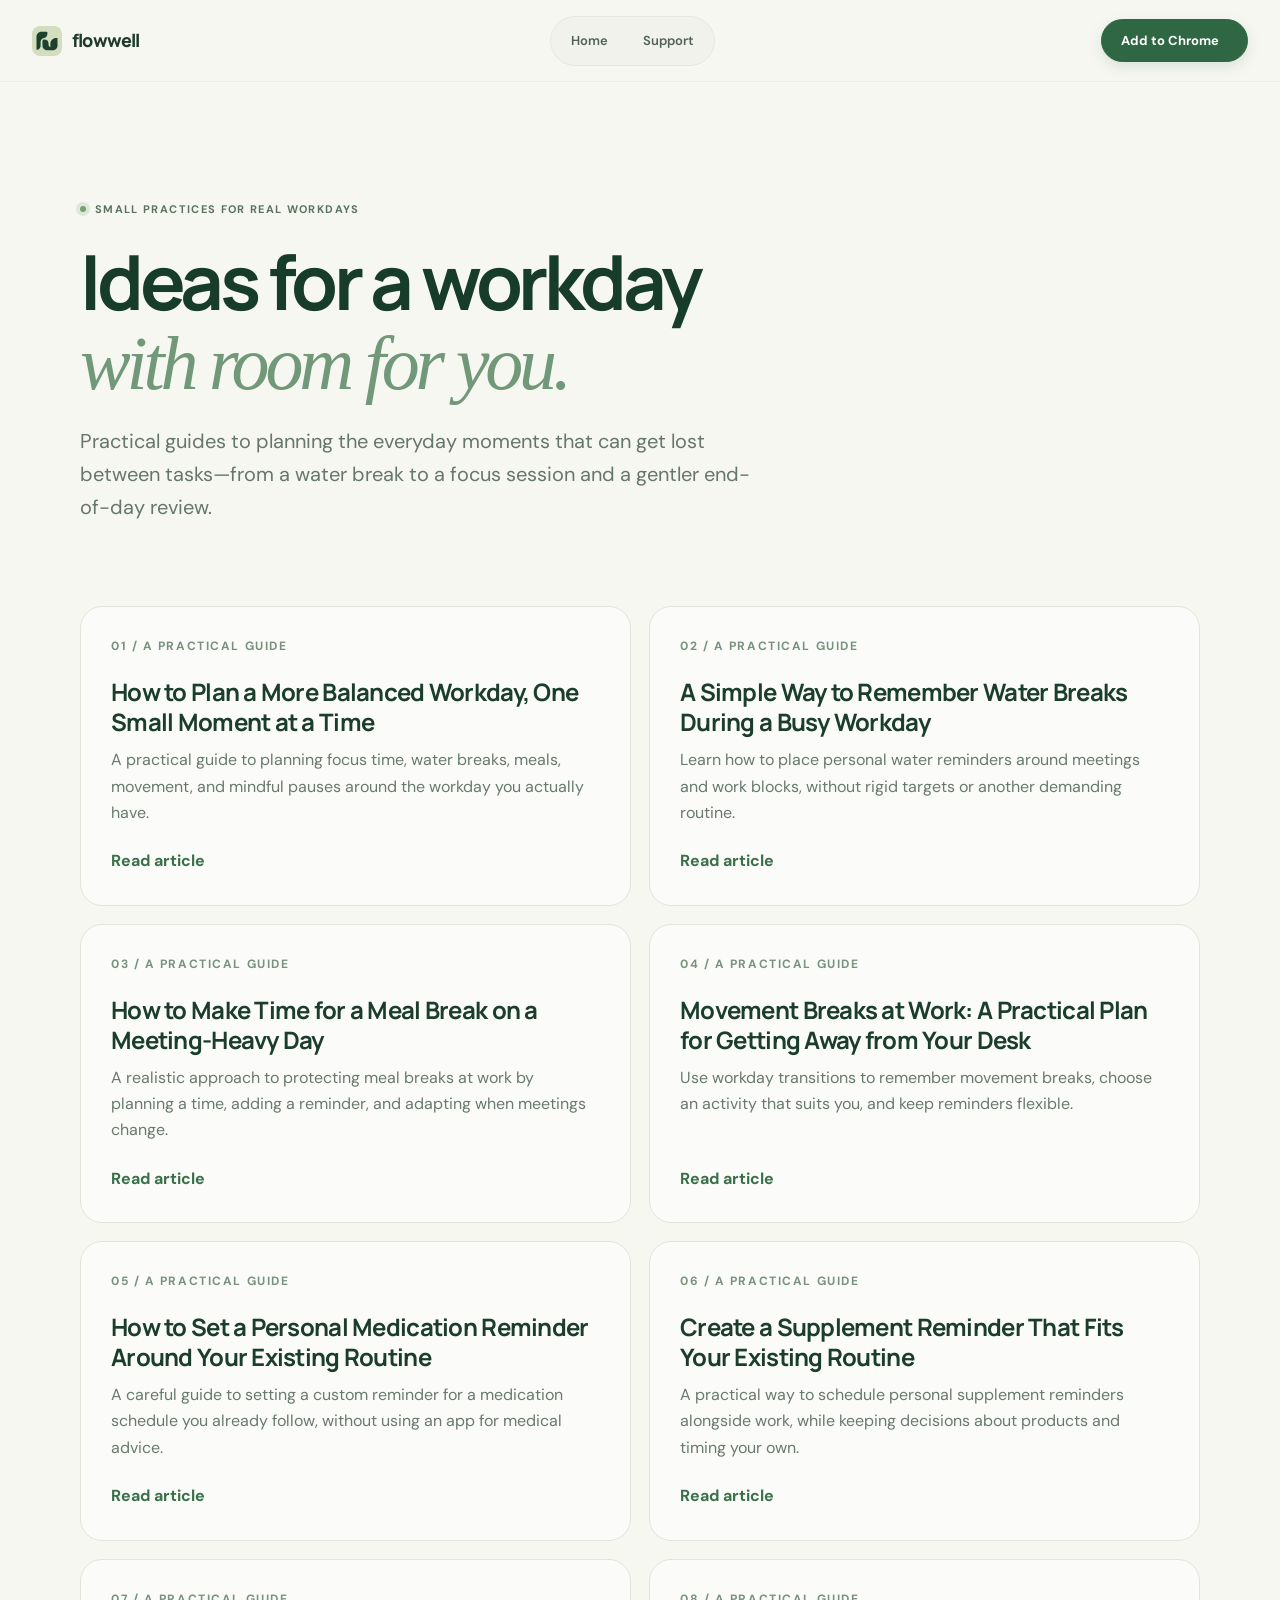
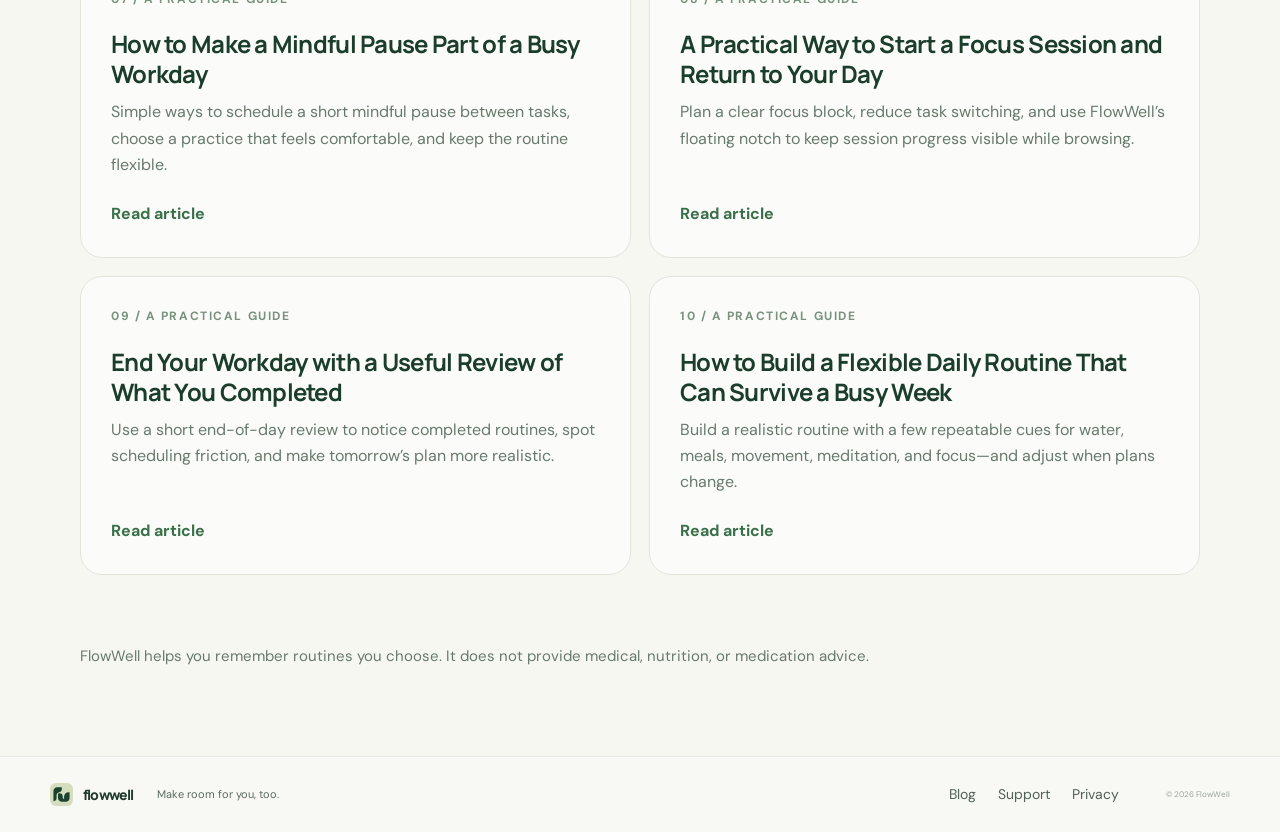
<file: blog/index.html>
<!doctype html><html lang="en"><head><meta charset="utf-8"><meta name="viewport" content="width=device-width,initial-scale=1"><meta name="theme-color" content="#f7f7f2"><meta name="description" content="Practical, realistic ideas for making room for hydration, meals, movement, mindful pauses, focus, and daily routines with FlowWell."><title>Well-being & workday guides — FlowWell</title><link rel="icon" type="image/svg+xml" href="/icon/flowwell.svg"><link rel="preconnect" href="https://fonts.googleapis.com"><link rel="preconnect" href="https://fonts.gstatic.com" crossorigin><link href="https://fonts.googleapis.com/css2?family=DM+Sans:wght@400;500;600;700&family=Manrope:wght@400;500;600;700;800&display=swap" rel="stylesheet"><link rel="stylesheet" href="/styles.css"></head><body class="subpage blog-page"><header class="site-header"><a class="brand" href="/" aria-label="FlowWell home"><img src="/icon/flowwell-friendly.svg" alt=""><span>flowwell</span></a><nav class="main-nav" aria-label="Main navigation"><a href="/">Home</a><a href="/support">Support</a></nav><a class="button button-small header-cta" href="https://chromewebstore.google.com/detail/flowwell/jfcfhemcnhclfepfifoajeejmgnkpngo" target="_blank" rel="noopener noreferrer">Add to Chrome <span aria-hidden="true">↗</span></a><button class="menu-toggle" aria-label="Open navigation" aria-expanded="false"><i></i><i></i></button></header><main class="blog-list-wrap"><section class="blog-list-hero"><span class="eyebrow"><i class="eyebrow-dot"></i> SMALL PRACTICES FOR REAL WORKDAYS</span><h1>Ideas for a workday<br><em>with room for you.</em></h1><p>Practical guides to planning the everyday moments that can get lost between tasks—from a water break to a focus session and a gentler end-of-day review.</p></section><section class="blog-grid" aria-label="FlowWell practical guides"><a class="blog-card" href="/blog/plan-a-balanced-workday/"><span class="blog-card-index">01 / A PRACTICAL GUIDE</span><h2>How to Plan a More Balanced Workday, One Small Moment at a Time</h2><p>A practical guide to planning focus time, water breaks, meals, movement, and mindful pauses around the workday you actually have.</p><span class="blog-read">Read article <span aria-hidden="true">↗</span></span></a><a class="blog-card" href="/blog/hydration-reminders-workday/"><span class="blog-card-index">02 / A PRACTICAL GUIDE</span><h2>A Simple Way to Remember Water Breaks During a Busy Workday</h2><p>Learn how to place personal water reminders around meetings and work blocks, without rigid targets or another demanding routine.</p><span class="blog-read">Read article <span aria-hidden="true">↗</span></span></a><a class="blog-card" href="/blog/meal-breaks-at-work/"><span class="blog-card-index">03 / A PRACTICAL GUIDE</span><h2>How to Make Time for a Meal Break on a Meeting-Heavy Day</h2><p>A realistic approach to protecting meal breaks at work by planning a time, adding a reminder, and adapting when meetings change.</p><span class="blog-read">Read article <span aria-hidden="true">↗</span></span></a><a class="blog-card" href="/blog/movement-breaks-between-tasks/"><span class="blog-card-index">04 / A PRACTICAL GUIDE</span><h2>Movement Breaks at Work: A Practical Plan for Getting Away from Your Desk</h2><p>Use workday transitions to remember movement breaks, choose an activity that suits you, and keep reminders flexible.</p><span class="blog-read">Read article <span aria-hidden="true">↗</span></span></a><a class="blog-card" href="/blog/personal-medication-reminders/"><span class="blog-card-index">05 / A PRACTICAL GUIDE</span><h2>How to Set a Personal Medication Reminder Around Your Existing Routine</h2><p>A careful guide to setting a custom reminder for a medication schedule you already follow, without using an app for medical advice.</p><span class="blog-read">Read article <span aria-hidden="true">↗</span></span></a><a class="blog-card" href="/blog/supplement-reminder-routine/"><span class="blog-card-index">06 / A PRACTICAL GUIDE</span><h2>Create a Supplement Reminder That Fits Your Existing Routine</h2><p>A practical way to schedule personal supplement reminders alongside work, while keeping decisions about products and timing your own.</p><span class="blog-read">Read article <span aria-hidden="true">↗</span></span></a><a class="blog-card" href="/blog/mindful-pause-at-work/"><span class="blog-card-index">07 / A PRACTICAL GUIDE</span><h2>How to Make a Mindful Pause Part of a Busy Workday</h2><p>Simple ways to schedule a short mindful pause between tasks, choose a practice that feels comfortable, and keep the routine flexible.</p><span class="blog-read">Read article <span aria-hidden="true">↗</span></span></a><a class="blog-card" href="/blog/focus-session-workday/"><span class="blog-card-index">08 / A PRACTICAL GUIDE</span><h2>A Practical Way to Start a Focus Session and Return to Your Day</h2><p>Plan a clear focus block, reduce task switching, and use FlowWell’s floating notch to keep session progress visible while browsing.</p><span class="blog-read">Read article <span aria-hidden="true">↗</span></span></a><a class="blog-card" href="/blog/review-completed-moments/"><span class="blog-card-index">09 / A PRACTICAL GUIDE</span><h2>End Your Workday with a Useful Review of What You Completed</h2><p>Use a short end-of-day review to notice completed routines, spot scheduling friction, and make tomorrow’s plan more realistic.</p><span class="blog-read">Read article <span aria-hidden="true">↗</span></span></a><a class="blog-card" href="/blog/build-a-flexible-daily-routine/"><span class="blog-card-index">10 / A PRACTICAL GUIDE</span><h2>How to Build a Flexible Daily Routine That Can Survive a Busy Week</h2><p>Build a realistic routine with a few repeatable cues for water, meals, movement, meditation, and focus—and adjust when plans change.</p><span class="blog-read">Read article <span aria-hidden="true">↗</span></span></a></section><p class="blog-disclaimer">FlowWell helps you remember routines you choose. It does not provide medical, nutrition, or medication advice.</p></main><footer class="site-footer"><a class="brand footer-brand" href="/"><img src="/icon/flowwell-friendly.svg" alt=""><span>flowwell</span></a><span class="footer-note">Make room for you, too.</span><nav><a href="/blog/">Blog</a><a href="/support">Support</a><a href="/privacy">Privacy</a></nav><small>© 2026 FlowWell</small></footer><script src="/app.js" defer></script></body></html>
</file>
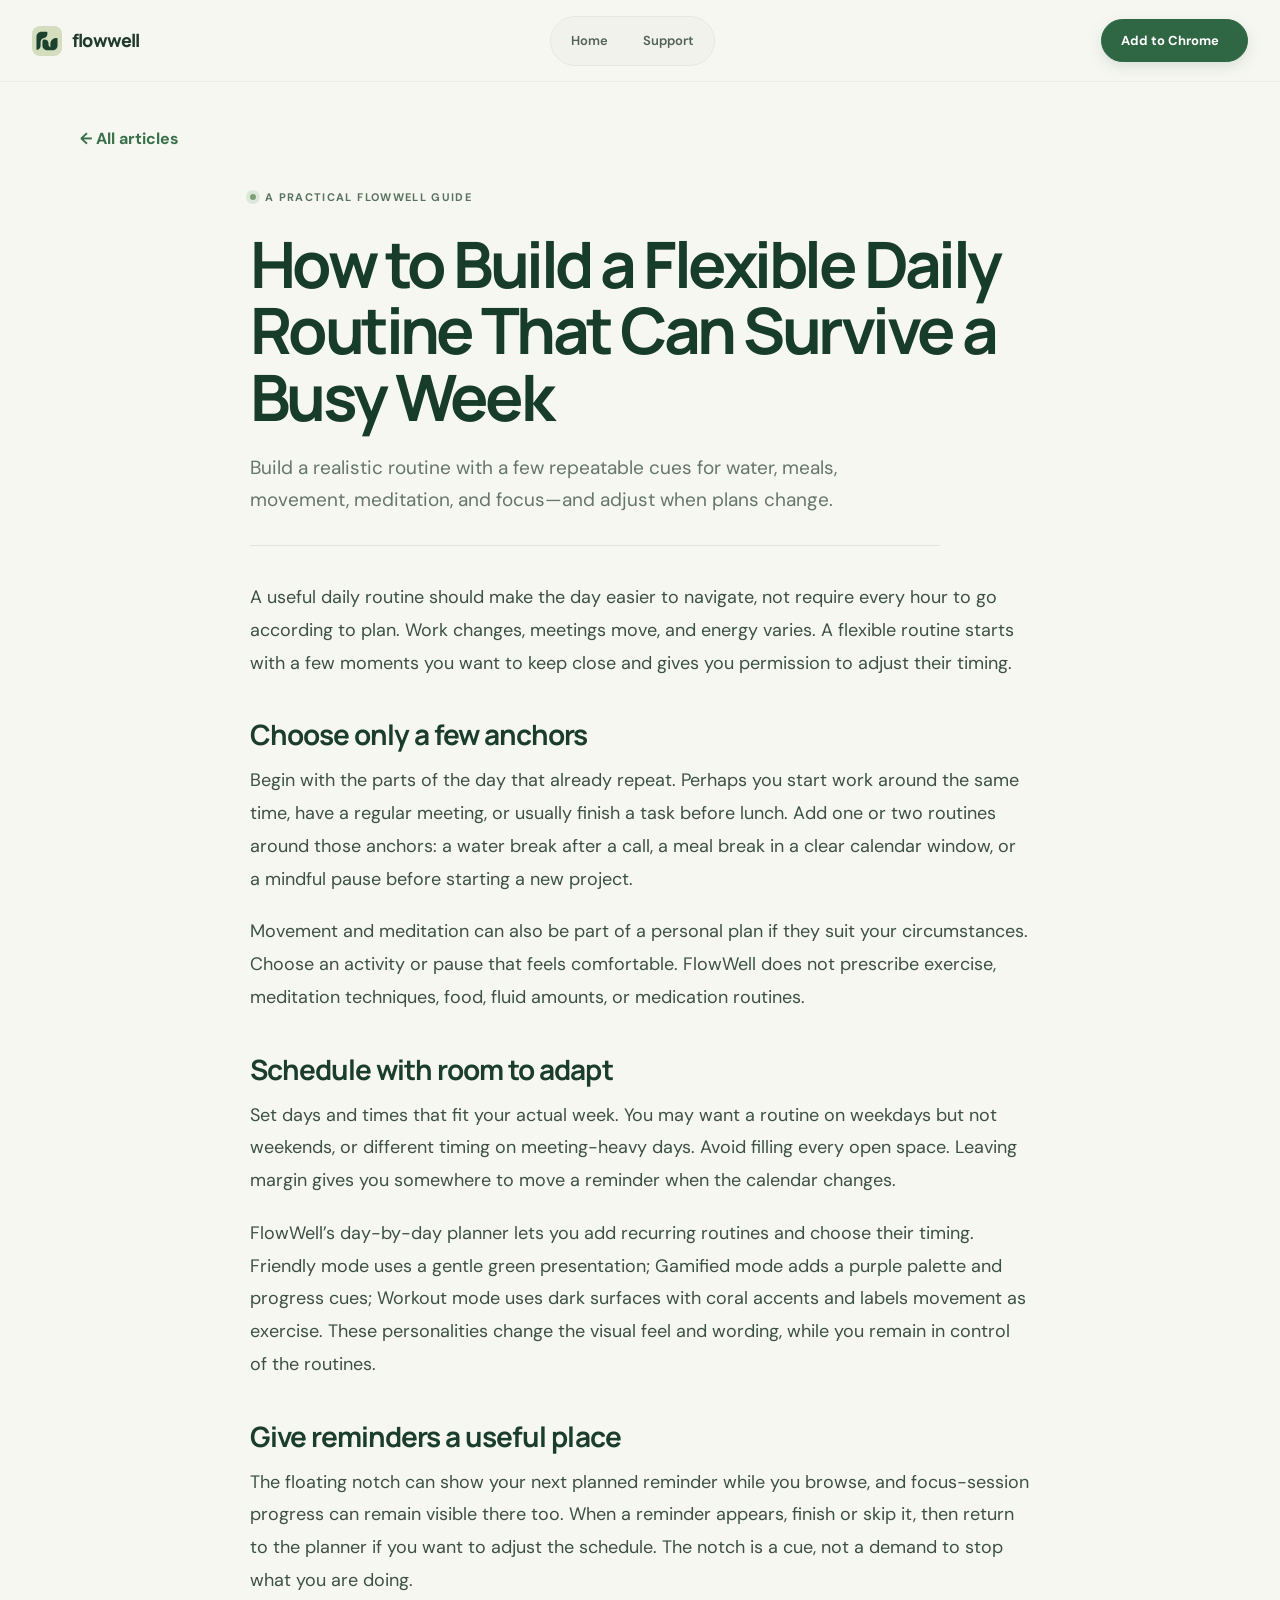
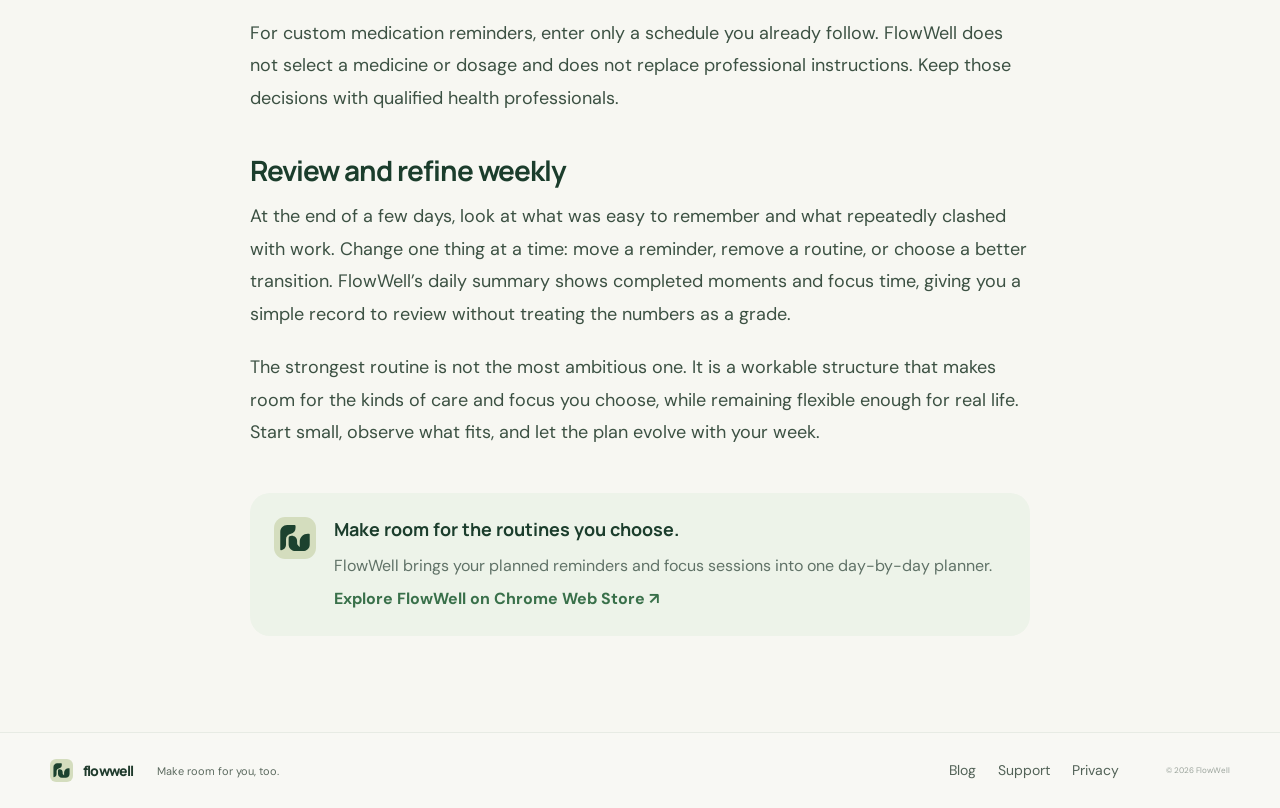
<file: blog/build-a-flexible-daily-routine/index.html>
<!doctype html><html lang="en"><head><meta charset="utf-8"><meta name="viewport" content="width=device-width,initial-scale=1"><meta name="theme-color" content="#f7f7f2"><meta name="description" content="Build a realistic routine with a few repeatable cues for water, meals, movement, meditation, and focus—and adjust when plans change."><title>How to Build a Flexible Daily Routine That Can Survive a Busy Week — FlowWell</title><link rel="icon" type="image/svg+xml" href="/icon/flowwell.svg"><link rel="preconnect" href="https://fonts.googleapis.com"><link rel="preconnect" href="https://fonts.gstatic.com" crossorigin><link href="https://fonts.googleapis.com/css2?family=DM+Sans:wght@400;500;600;700&family=Manrope:wght@400;500;600;700;800&display=swap" rel="stylesheet"><link rel="stylesheet" href="/styles.css"></head><body class="subpage blog-page"><header class="site-header"><a class="brand" href="/" aria-label="FlowWell home"><img src="/icon/flowwell-friendly.svg" alt=""><span>flowwell</span></a><nav class="main-nav" aria-label="Main navigation"><a href="/">Home</a><a href="/support">Support</a></nav><a class="button button-small header-cta" href="https://chromewebstore.google.com/detail/flowwell/jfcfhemcnhclfepfifoajeejmgnkpngo" target="_blank" rel="noopener noreferrer">Add to Chrome <span aria-hidden="true">↗</span></a><button class="menu-toggle" aria-label="Open navigation" aria-expanded="false"><i></i><i></i></button></header><main class="blog-article-wrap"><a class="blog-back" href="/blog/">← All articles</a><article class="blog-article"><span class="eyebrow"><i class="eyebrow-dot"></i> A PRACTICAL FLOWWELL GUIDE</span><h1>How to Build a Flexible Daily Routine That Can Survive a Busy Week</h1><p class="blog-intro">Build a realistic routine with a few repeatable cues for water, meals, movement, meditation, and focus—and adjust when plans change.</p><div class="blog-prose"><p>A useful daily routine should make the day easier to navigate, not require every hour to go according to plan. Work changes, meetings move, and energy varies. A flexible routine starts with a few moments you want to keep close and gives you permission to adjust their timing.</p>
<h2>Choose only a few anchors</h2>
<p>Begin with the parts of the day that already repeat. Perhaps you start work around the same time, have a regular meeting, or usually finish a task before lunch. Add one or two routines around those anchors: a water break after a call, a meal break in a clear calendar window, or a mindful pause before starting a new project.</p>
<p>Movement and meditation can also be part of a personal plan if they suit your circumstances. Choose an activity or pause that feels comfortable. FlowWell does not prescribe exercise, meditation techniques, food, fluid amounts, or medication routines.</p>
<h2>Schedule with room to adapt</h2>
<p>Set days and times that fit your actual week. You may want a routine on weekdays but not weekends, or different timing on meeting-heavy days. Avoid filling every open space. Leaving margin gives you somewhere to move a reminder when the calendar changes.</p>
<p>FlowWell’s day-by-day planner lets you add recurring routines and choose their timing. Friendly mode uses a gentle green presentation; Gamified mode adds a purple palette and progress cues; Workout mode uses dark surfaces with coral accents and labels movement as exercise. These personalities change the visual feel and wording, while you remain in control of the routines.</p>
<h2>Give reminders a useful place</h2>
<p>The floating notch can show your next planned reminder while you browse, and focus-session progress can remain visible there too. When a reminder appears, finish or skip it, then return to the planner if you want to adjust the schedule. The notch is a cue, not a demand to stop what you are doing.</p>
<p>For custom medication reminders, enter only a schedule you already follow. FlowWell does not select a medicine or dosage and does not replace professional instructions. Keep those decisions with qualified health professionals.</p>
<h2>Review and refine weekly</h2>
<p>At the end of a few days, look at what was easy to remember and what repeatedly clashed with work. Change one thing at a time: move a reminder, remove a routine, or choose a better transition. FlowWell’s daily summary shows completed moments and focus time, giving you a simple record to review without treating the numbers as a grade.</p>
<p>The strongest routine is not the most ambitious one. It is a workable structure that makes room for the kinds of care and focus you choose, while remaining flexible enough for real life. Start small, observe what fits, and let the plan evolve with your week.</p></div><aside class="blog-product-note"><img src="/icon/flowwell-friendly.svg" alt=""><div><b>Make room for the routines you choose.</b><p>FlowWell brings your planned reminders and focus sessions into one day-by-day planner.</p><a href="https://chromewebstore.google.com/detail/flowwell/jfcfhemcnhclfepfifoajeejmgnkpngo" target="_blank" rel="noopener noreferrer">Explore FlowWell on Chrome Web Store ↗</a></div></aside></article></main><footer class="site-footer"><a class="brand footer-brand" href="/"><img src="/icon/flowwell-friendly.svg" alt=""><span>flowwell</span></a><span class="footer-note">Make room for you, too.</span><nav><a href="/blog/">Blog</a><a href="/support">Support</a><a href="/privacy">Privacy</a></nav><small>© 2026 FlowWell</small></footer><script src="/app.js" defer></script></body></html>
</file>
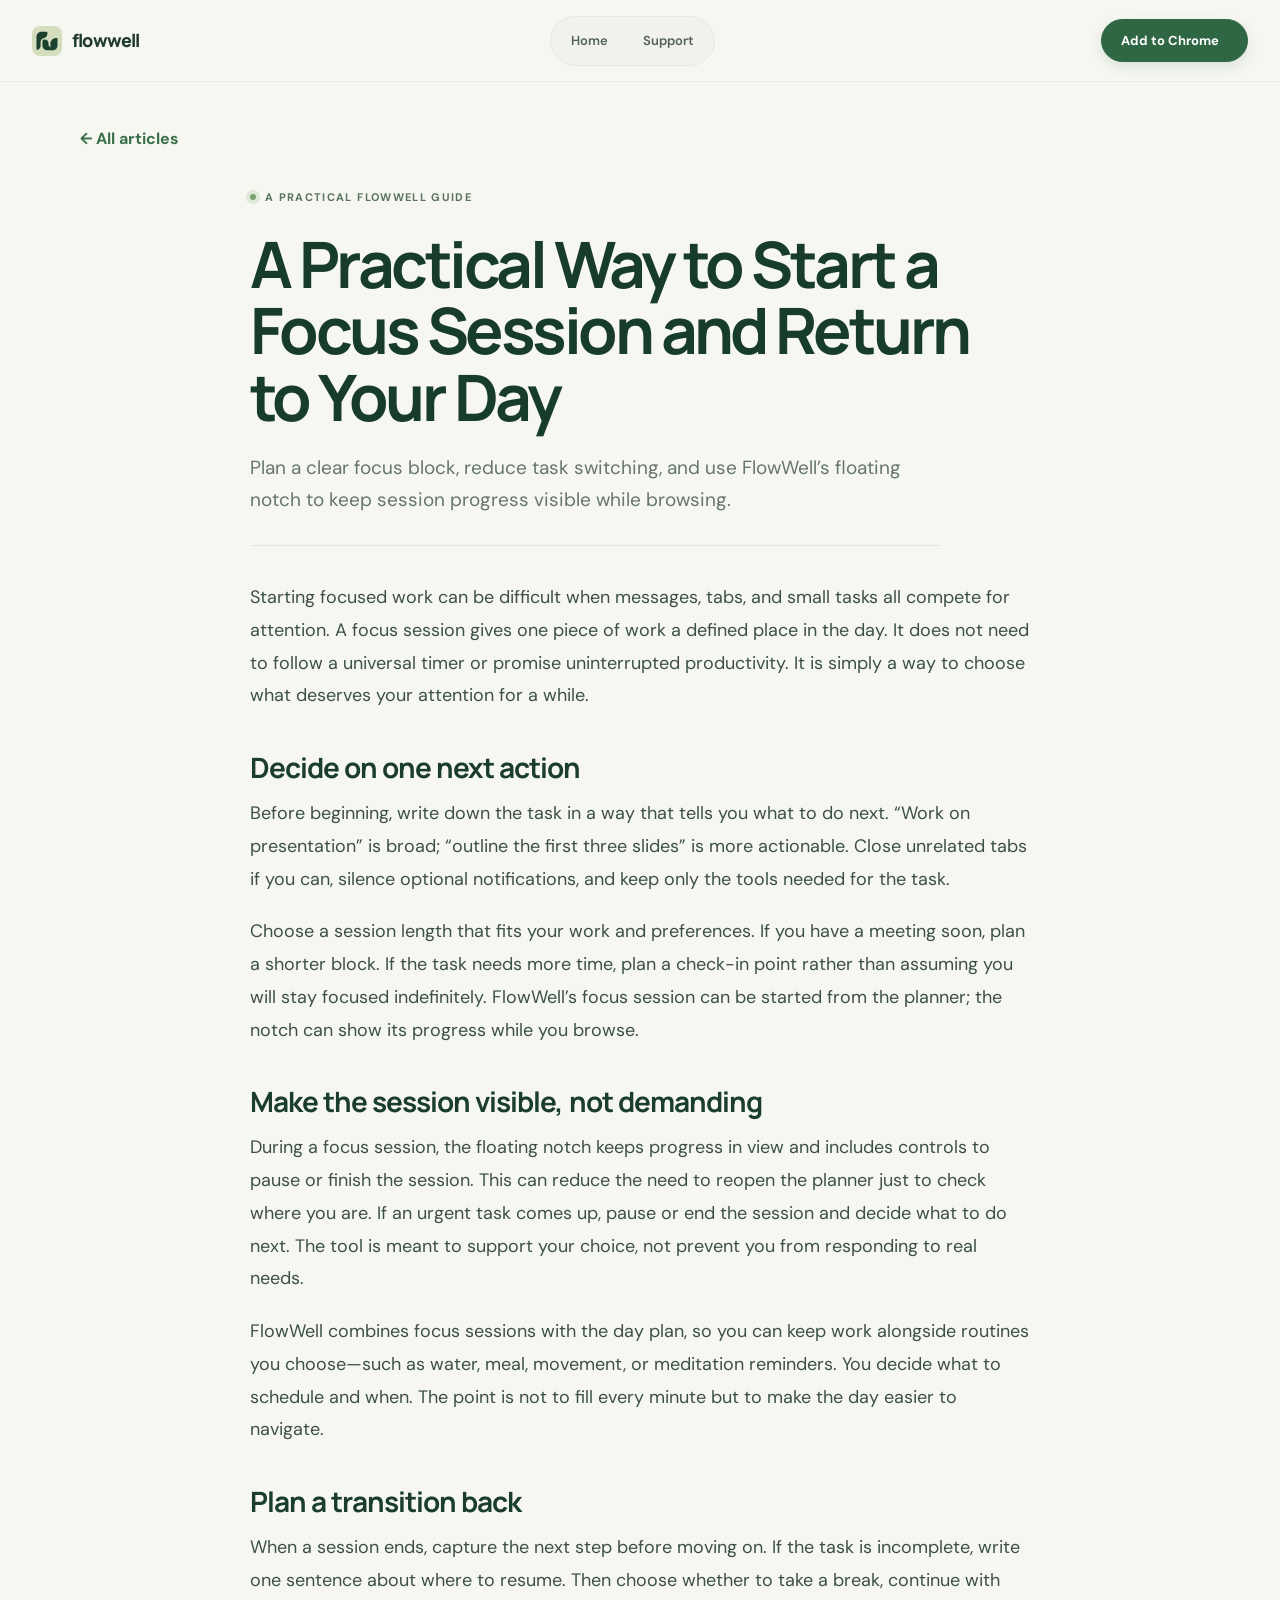
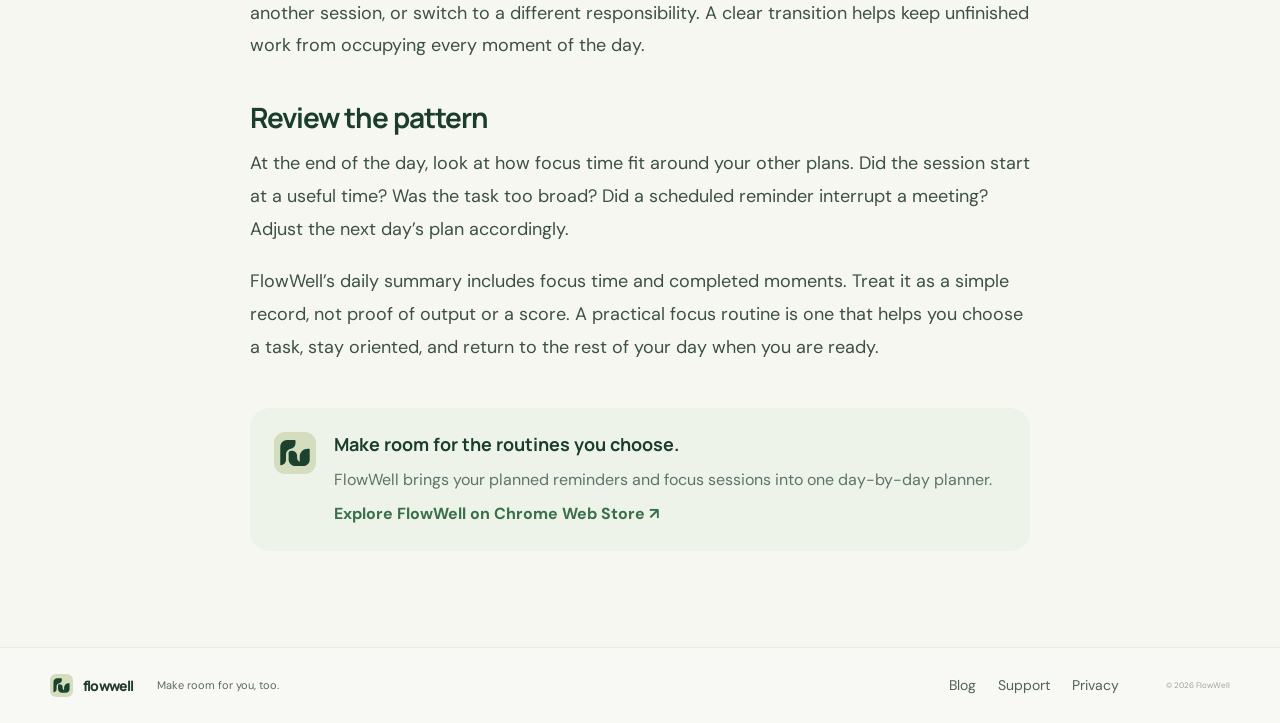
<file: blog/focus-session-workday/index.html>
<!doctype html><html lang="en"><head><meta charset="utf-8"><meta name="viewport" content="width=device-width,initial-scale=1"><meta name="theme-color" content="#f7f7f2"><meta name="description" content="Plan a clear focus block, reduce task switching, and use FlowWell’s floating notch to keep session progress visible while browsing."><title>A Practical Way to Start a Focus Session and Return to Your Day — FlowWell</title><link rel="icon" type="image/svg+xml" href="/icon/flowwell.svg"><link rel="preconnect" href="https://fonts.googleapis.com"><link rel="preconnect" href="https://fonts.gstatic.com" crossorigin><link href="https://fonts.googleapis.com/css2?family=DM+Sans:wght@400;500;600;700&family=Manrope:wght@400;500;600;700;800&display=swap" rel="stylesheet"><link rel="stylesheet" href="/styles.css"></head><body class="subpage blog-page"><header class="site-header"><a class="brand" href="/" aria-label="FlowWell home"><img src="/icon/flowwell-friendly.svg" alt=""><span>flowwell</span></a><nav class="main-nav" aria-label="Main navigation"><a href="/">Home</a><a href="/support">Support</a></nav><a class="button button-small header-cta" href="https://chromewebstore.google.com/detail/flowwell/jfcfhemcnhclfepfifoajeejmgnkpngo" target="_blank" rel="noopener noreferrer">Add to Chrome <span aria-hidden="true">↗</span></a><button class="menu-toggle" aria-label="Open navigation" aria-expanded="false"><i></i><i></i></button></header><main class="blog-article-wrap"><a class="blog-back" href="/blog/">← All articles</a><article class="blog-article"><span class="eyebrow"><i class="eyebrow-dot"></i> A PRACTICAL FLOWWELL GUIDE</span><h1>A Practical Way to Start a Focus Session and Return to Your Day</h1><p class="blog-intro">Plan a clear focus block, reduce task switching, and use FlowWell’s floating notch to keep session progress visible while browsing.</p><div class="blog-prose"><p>Starting focused work can be difficult when messages, tabs, and small tasks all compete for attention. A focus session gives one piece of work a defined place in the day. It does not need to follow a universal timer or promise uninterrupted productivity. It is simply a way to choose what deserves your attention for a while.</p>
<h2>Decide on one next action</h2>
<p>Before beginning, write down the task in a way that tells you what to do next. “Work on presentation” is broad; “outline the first three slides” is more actionable. Close unrelated tabs if you can, silence optional notifications, and keep only the tools needed for the task.</p>
<p>Choose a session length that fits your work and preferences. If you have a meeting soon, plan a shorter block. If the task needs more time, plan a check-in point rather than assuming you will stay focused indefinitely. FlowWell’s focus session can be started from the planner; the notch can show its progress while you browse.</p>
<h2>Make the session visible, not demanding</h2>
<p>During a focus session, the floating notch keeps progress in view and includes controls to pause or finish the session. This can reduce the need to reopen the planner just to check where you are. If an urgent task comes up, pause or end the session and decide what to do next. The tool is meant to support your choice, not prevent you from responding to real needs.</p>
<p>FlowWell combines focus sessions with the day plan, so you can keep work alongside routines you choose—such as water, meal, movement, or meditation reminders. You decide what to schedule and when. The point is not to fill every minute but to make the day easier to navigate.</p>
<h2>Plan a transition back</h2>
<p>When a session ends, capture the next step before moving on. If the task is incomplete, write one sentence about where to resume. Then choose whether to take a break, continue with another session, or switch to a different responsibility. A clear transition helps keep unfinished work from occupying every moment of the day.</p>
<h2>Review the pattern</h2>
<p>At the end of the day, look at how focus time fit around your other plans. Did the session start at a useful time? Was the task too broad? Did a scheduled reminder interrupt a meeting? Adjust the next day’s plan accordingly.</p>
<p>FlowWell’s daily summary includes focus time and completed moments. Treat it as a simple record, not proof of output or a score. A practical focus routine is one that helps you choose a task, stay oriented, and return to the rest of your day when you are ready.</p></div><aside class="blog-product-note"><img src="/icon/flowwell-friendly.svg" alt=""><div><b>Make room for the routines you choose.</b><p>FlowWell brings your planned reminders and focus sessions into one day-by-day planner.</p><a href="https://chromewebstore.google.com/detail/flowwell/jfcfhemcnhclfepfifoajeejmgnkpngo" target="_blank" rel="noopener noreferrer">Explore FlowWell on Chrome Web Store ↗</a></div></aside></article></main><footer class="site-footer"><a class="brand footer-brand" href="/"><img src="/icon/flowwell-friendly.svg" alt=""><span>flowwell</span></a><span class="footer-note">Make room for you, too.</span><nav><a href="/blog/">Blog</a><a href="/support">Support</a><a href="/privacy">Privacy</a></nav><small>© 2026 FlowWell</small></footer><script src="/app.js" defer></script></body></html>
</file>
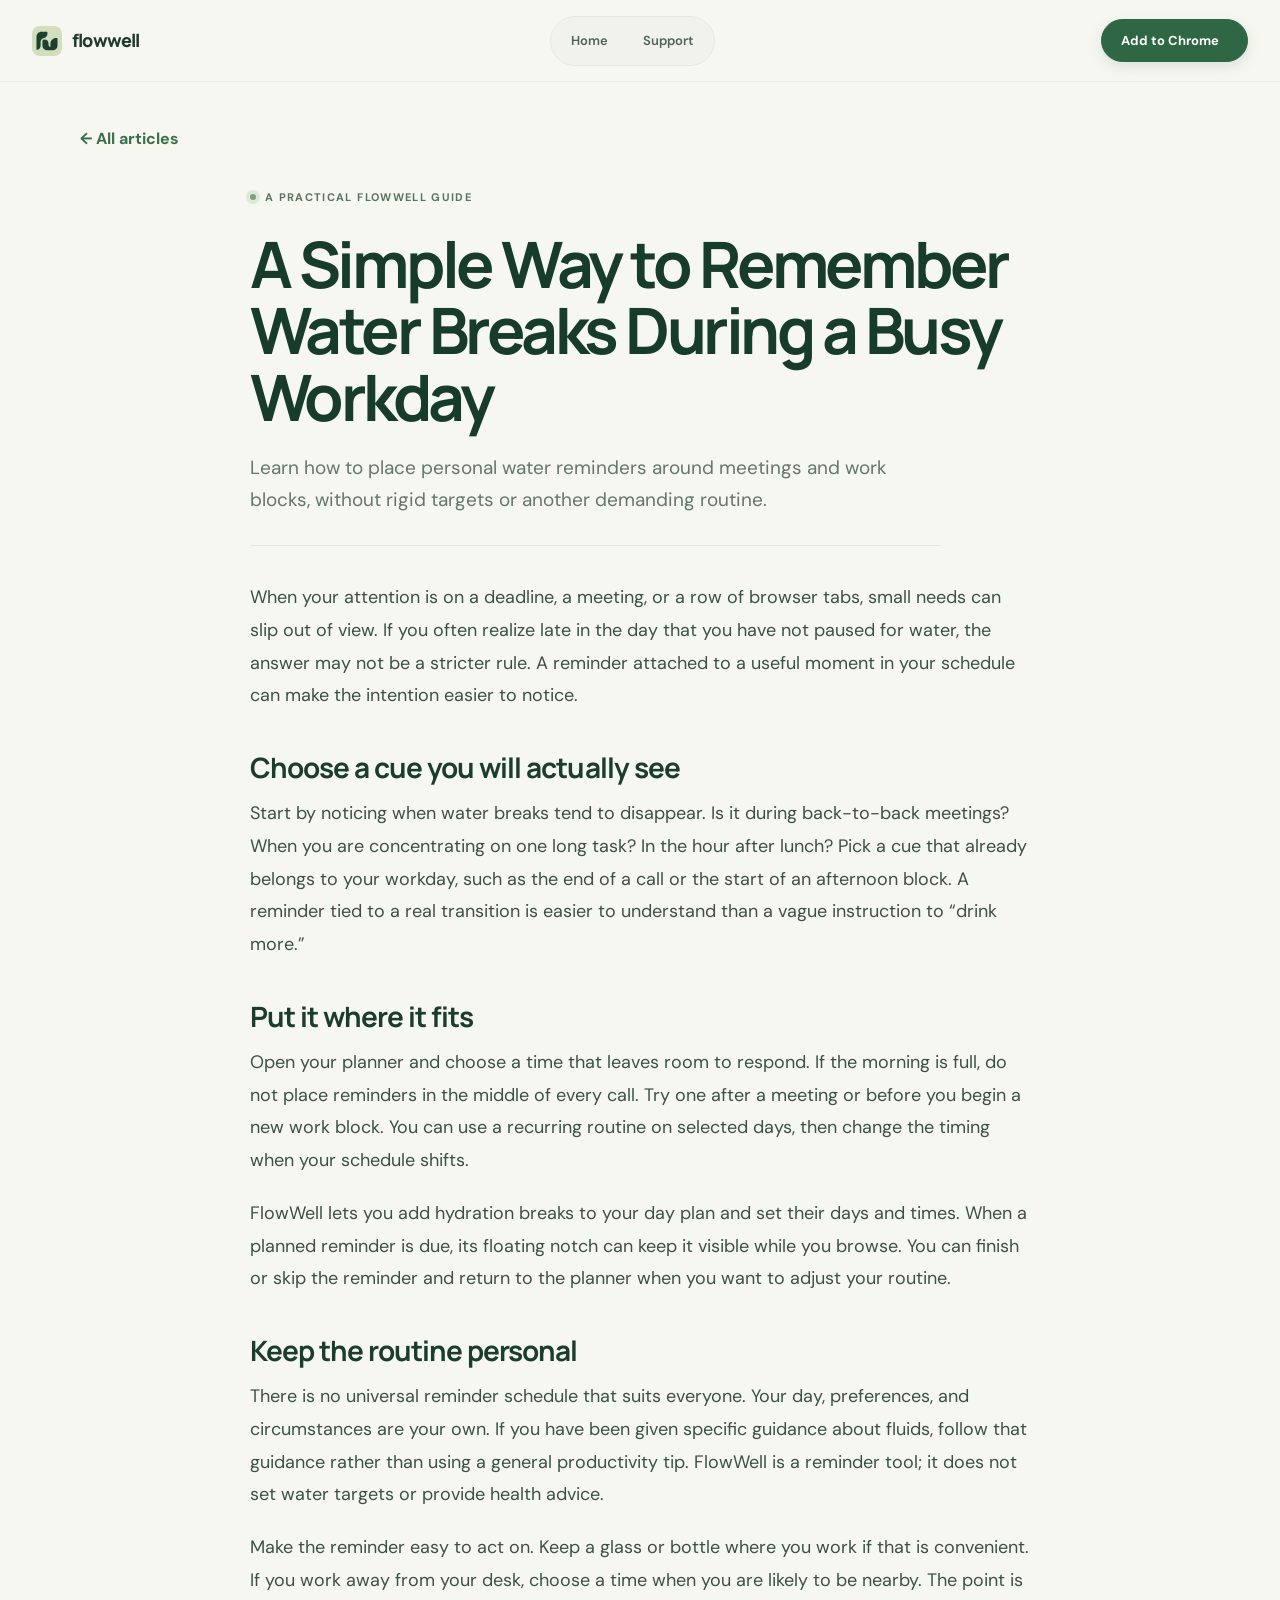
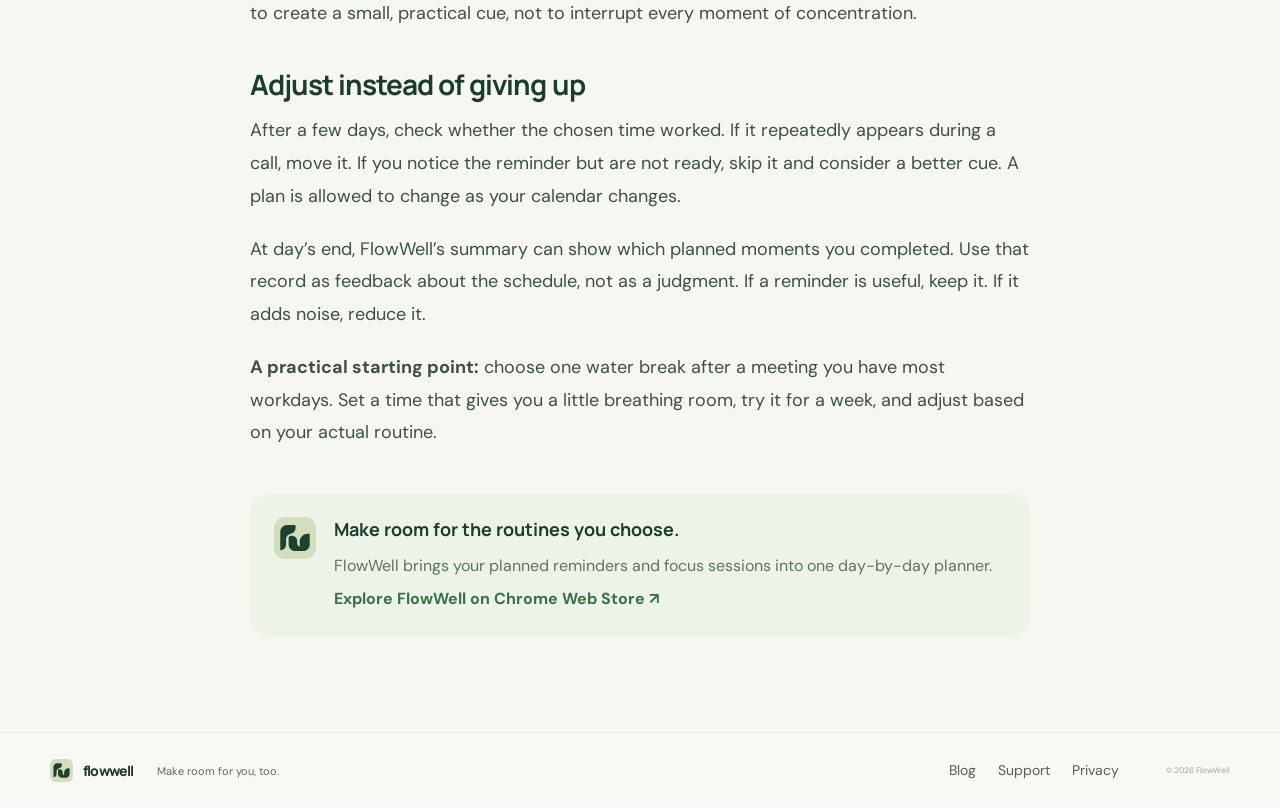
<file: blog/hydration-reminders-workday/index.html>
<!doctype html><html lang="en"><head><meta charset="utf-8"><meta name="viewport" content="width=device-width,initial-scale=1"><meta name="theme-color" content="#f7f7f2"><meta name="description" content="Learn how to place personal water reminders around meetings and work blocks, without rigid targets or another demanding routine."><title>A Simple Way to Remember Water Breaks During a Busy Workday — FlowWell</title><link rel="icon" type="image/svg+xml" href="/icon/flowwell.svg"><link rel="preconnect" href="https://fonts.googleapis.com"><link rel="preconnect" href="https://fonts.gstatic.com" crossorigin><link href="https://fonts.googleapis.com/css2?family=DM+Sans:wght@400;500;600;700&family=Manrope:wght@400;500;600;700;800&display=swap" rel="stylesheet"><link rel="stylesheet" href="/styles.css"></head><body class="subpage blog-page"><header class="site-header"><a class="brand" href="/" aria-label="FlowWell home"><img src="/icon/flowwell-friendly.svg" alt=""><span>flowwell</span></a><nav class="main-nav" aria-label="Main navigation"><a href="/">Home</a><a href="/support">Support</a></nav><a class="button button-small header-cta" href="https://chromewebstore.google.com/detail/flowwell/jfcfhemcnhclfepfifoajeejmgnkpngo" target="_blank" rel="noopener noreferrer">Add to Chrome <span aria-hidden="true">↗</span></a><button class="menu-toggle" aria-label="Open navigation" aria-expanded="false"><i></i><i></i></button></header><main class="blog-article-wrap"><a class="blog-back" href="/blog/">← All articles</a><article class="blog-article"><span class="eyebrow"><i class="eyebrow-dot"></i> A PRACTICAL FLOWWELL GUIDE</span><h1>A Simple Way to Remember Water Breaks During a Busy Workday</h1><p class="blog-intro">Learn how to place personal water reminders around meetings and work blocks, without rigid targets or another demanding routine.</p><div class="blog-prose"><p>When your attention is on a deadline, a meeting, or a row of browser tabs, small needs can slip out of view. If you often realize late in the day that you have not paused for water, the answer may not be a stricter rule. A reminder attached to a useful moment in your schedule can make the intention easier to notice.</p>
<h2>Choose a cue you will actually see</h2>
<p>Start by noticing when water breaks tend to disappear. Is it during back-to-back meetings? When you are concentrating on one long task? In the hour after lunch? Pick a cue that already belongs to your workday, such as the end of a call or the start of an afternoon block. A reminder tied to a real transition is easier to understand than a vague instruction to “drink more.”</p>
<h2>Put it where it fits</h2>
<p>Open your planner and choose a time that leaves room to respond. If the morning is full, do not place reminders in the middle of every call. Try one after a meeting or before you begin a new work block. You can use a recurring routine on selected days, then change the timing when your schedule shifts.</p>
<p>FlowWell lets you add hydration breaks to your day plan and set their days and times. When a planned reminder is due, its floating notch can keep it visible while you browse. You can finish or skip the reminder and return to the planner when you want to adjust your routine.</p>
<h2>Keep the routine personal</h2>
<p>There is no universal reminder schedule that suits everyone. Your day, preferences, and circumstances are your own. If you have been given specific guidance about fluids, follow that guidance rather than using a general productivity tip. FlowWell is a reminder tool; it does not set water targets or provide health advice.</p>
<p>Make the reminder easy to act on. Keep a glass or bottle where you work if that is convenient. If you work away from your desk, choose a time when you are likely to be nearby. The point is to create a small, practical cue, not to interrupt every moment of concentration.</p>
<h2>Adjust instead of giving up</h2>
<p>After a few days, check whether the chosen time worked. If it repeatedly appears during a call, move it. If you notice the reminder but are not ready, skip it and consider a better cue. A plan is allowed to change as your calendar changes.</p>
<p>At day’s end, FlowWell’s summary can show which planned moments you completed. Use that record as feedback about the schedule, not as a judgment. If a reminder is useful, keep it. If it adds noise, reduce it.</p>
<p><strong>A practical starting point:</strong> choose one water break after a meeting you have most workdays. Set a time that gives you a little breathing room, try it for a week, and adjust based on your actual routine.</p></div><aside class="blog-product-note"><img src="/icon/flowwell-friendly.svg" alt=""><div><b>Make room for the routines you choose.</b><p>FlowWell brings your planned reminders and focus sessions into one day-by-day planner.</p><a href="https://chromewebstore.google.com/detail/flowwell/jfcfhemcnhclfepfifoajeejmgnkpngo" target="_blank" rel="noopener noreferrer">Explore FlowWell on Chrome Web Store ↗</a></div></aside></article></main><footer class="site-footer"><a class="brand footer-brand" href="/"><img src="/icon/flowwell-friendly.svg" alt=""><span>flowwell</span></a><span class="footer-note">Make room for you, too.</span><nav><a href="/blog/">Blog</a><a href="/support">Support</a><a href="/privacy">Privacy</a></nav><small>© 2026 FlowWell</small></footer><script src="/app.js" defer></script></body></html>
</file>
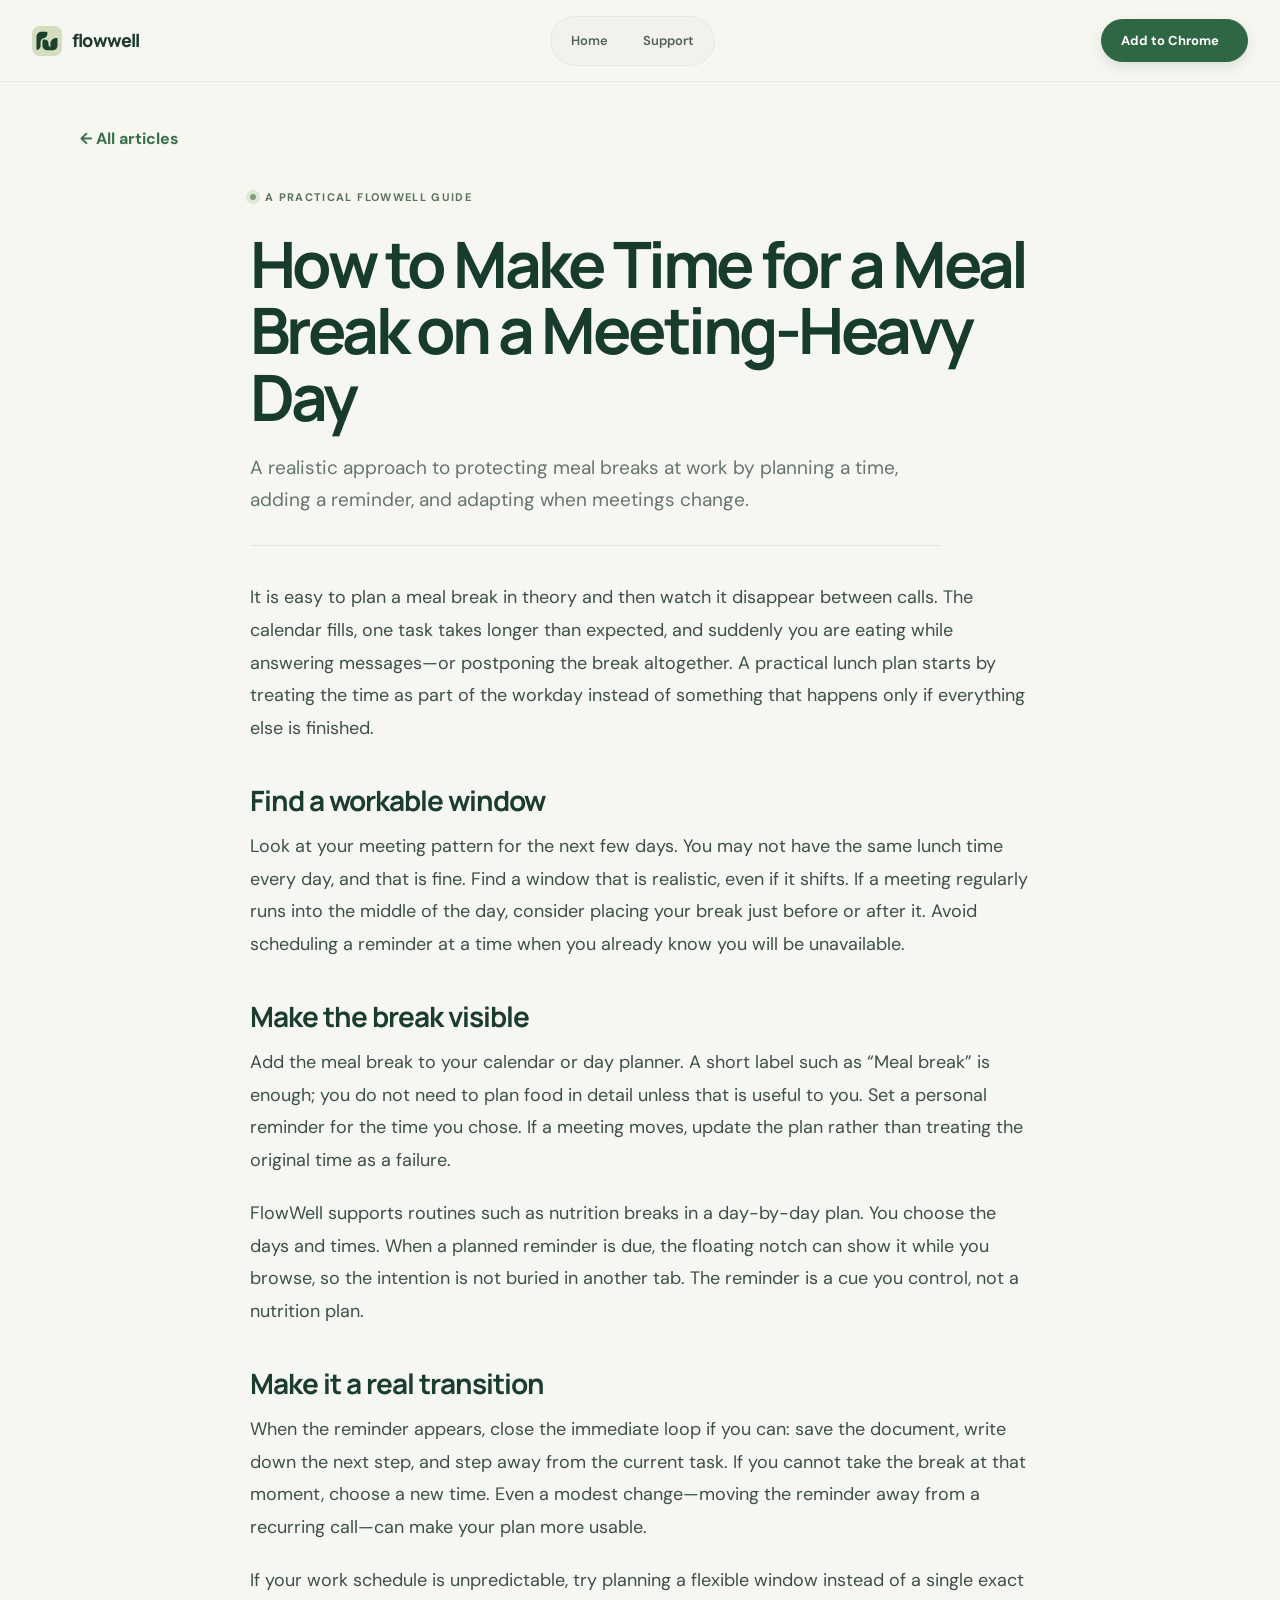
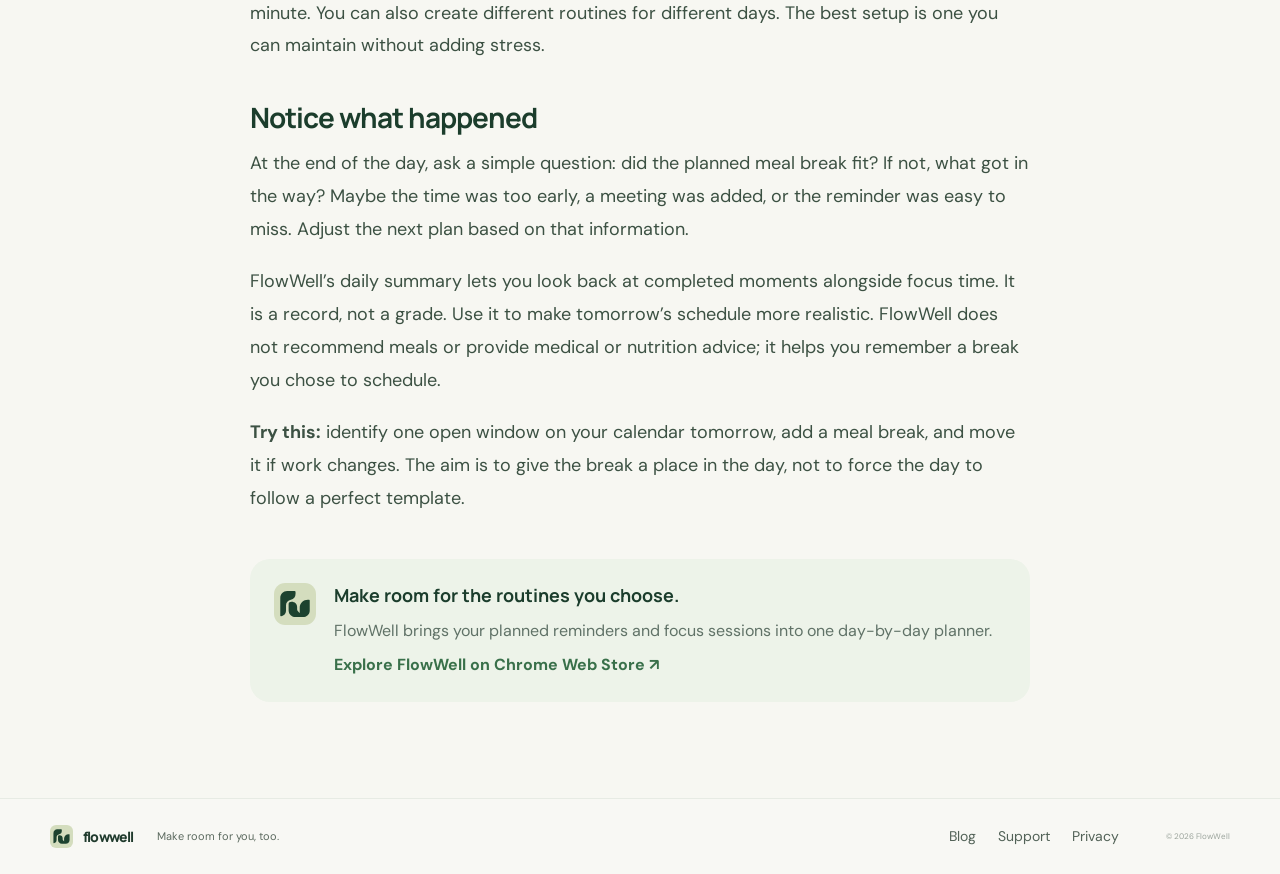
<file: blog/meal-breaks-at-work/index.html>
<!doctype html><html lang="en"><head><meta charset="utf-8"><meta name="viewport" content="width=device-width,initial-scale=1"><meta name="theme-color" content="#f7f7f2"><meta name="description" content="A realistic approach to protecting meal breaks at work by planning a time, adding a reminder, and adapting when meetings change."><title>How to Make Time for a Meal Break on a Meeting-Heavy Day — FlowWell</title><link rel="icon" type="image/svg+xml" href="/icon/flowwell.svg"><link rel="preconnect" href="https://fonts.googleapis.com"><link rel="preconnect" href="https://fonts.gstatic.com" crossorigin><link href="https://fonts.googleapis.com/css2?family=DM+Sans:wght@400;500;600;700&family=Manrope:wght@400;500;600;700;800&display=swap" rel="stylesheet"><link rel="stylesheet" href="/styles.css"></head><body class="subpage blog-page"><header class="site-header"><a class="brand" href="/" aria-label="FlowWell home"><img src="/icon/flowwell-friendly.svg" alt=""><span>flowwell</span></a><nav class="main-nav" aria-label="Main navigation"><a href="/">Home</a><a href="/support">Support</a></nav><a class="button button-small header-cta" href="https://chromewebstore.google.com/detail/flowwell/jfcfhemcnhclfepfifoajeejmgnkpngo" target="_blank" rel="noopener noreferrer">Add to Chrome <span aria-hidden="true">↗</span></a><button class="menu-toggle" aria-label="Open navigation" aria-expanded="false"><i></i><i></i></button></header><main class="blog-article-wrap"><a class="blog-back" href="/blog/">← All articles</a><article class="blog-article"><span class="eyebrow"><i class="eyebrow-dot"></i> A PRACTICAL FLOWWELL GUIDE</span><h1>How to Make Time for a Meal Break on a Meeting-Heavy Day</h1><p class="blog-intro">A realistic approach to protecting meal breaks at work by planning a time, adding a reminder, and adapting when meetings change.</p><div class="blog-prose"><p>It is easy to plan a meal break in theory and then watch it disappear between calls. The calendar fills, one task takes longer than expected, and suddenly you are eating while answering messages—or postponing the break altogether. A practical lunch plan starts by treating the time as part of the workday instead of something that happens only if everything else is finished.</p>
<h2>Find a workable window</h2>
<p>Look at your meeting pattern for the next few days. You may not have the same lunch time every day, and that is fine. Find a window that is realistic, even if it shifts. If a meeting regularly runs into the middle of the day, consider placing your break just before or after it. Avoid scheduling a reminder at a time when you already know you will be unavailable.</p>
<h2>Make the break visible</h2>
<p>Add the meal break to your calendar or day planner. A short label such as “Meal break” is enough; you do not need to plan food in detail unless that is useful to you. Set a personal reminder for the time you chose. If a meeting moves, update the plan rather than treating the original time as a failure.</p>
<p>FlowWell supports routines such as nutrition breaks in a day-by-day plan. You choose the days and times. When a planned reminder is due, the floating notch can show it while you browse, so the intention is not buried in another tab. The reminder is a cue you control, not a nutrition plan.</p>
<h2>Make it a real transition</h2>
<p>When the reminder appears, close the immediate loop if you can: save the document, write down the next step, and step away from the current task. If you cannot take the break at that moment, choose a new time. Even a modest change—moving the reminder away from a recurring call—can make your plan more usable.</p>
<p>If your work schedule is unpredictable, try planning a flexible window instead of a single exact minute. You can also create different routines for different days. The best setup is one you can maintain without adding stress.</p>
<h2>Notice what happened</h2>
<p>At the end of the day, ask a simple question: did the planned meal break fit? If not, what got in the way? Maybe the time was too early, a meeting was added, or the reminder was easy to miss. Adjust the next plan based on that information.</p>
<p>FlowWell’s daily summary lets you look back at completed moments alongside focus time. It is a record, not a grade. Use it to make tomorrow’s schedule more realistic. FlowWell does not recommend meals or provide medical or nutrition advice; it helps you remember a break you chose to schedule.</p>
<p><strong>Try this:</strong> identify one open window on your calendar tomorrow, add a meal break, and move it if work changes. The aim is to give the break a place in the day, not to force the day to follow a perfect template.</p></div><aside class="blog-product-note"><img src="/icon/flowwell-friendly.svg" alt=""><div><b>Make room for the routines you choose.</b><p>FlowWell brings your planned reminders and focus sessions into one day-by-day planner.</p><a href="https://chromewebstore.google.com/detail/flowwell/jfcfhemcnhclfepfifoajeejmgnkpngo" target="_blank" rel="noopener noreferrer">Explore FlowWell on Chrome Web Store ↗</a></div></aside></article></main><footer class="site-footer"><a class="brand footer-brand" href="/"><img src="/icon/flowwell-friendly.svg" alt=""><span>flowwell</span></a><span class="footer-note">Make room for you, too.</span><nav><a href="/blog/">Blog</a><a href="/support">Support</a><a href="/privacy">Privacy</a></nav><small>© 2026 FlowWell</small></footer><script src="/app.js" defer></script></body></html>
</file>
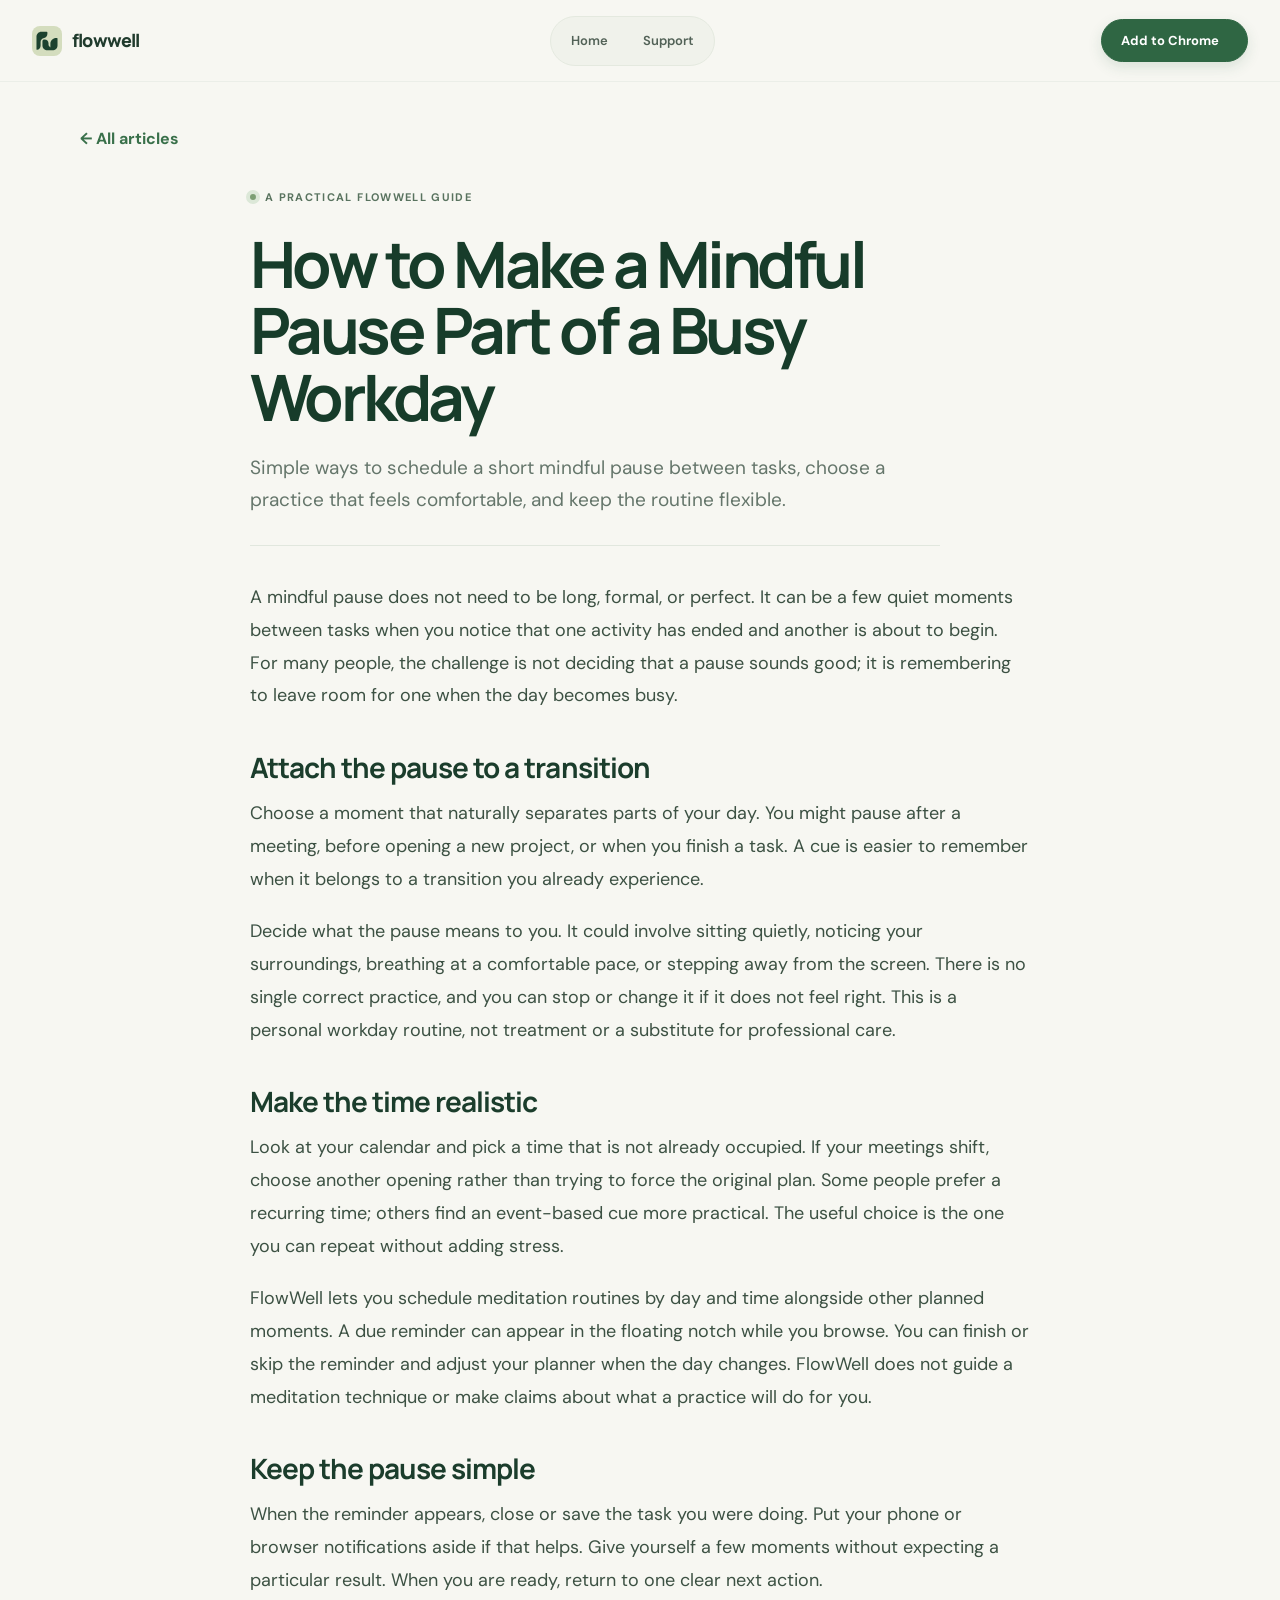
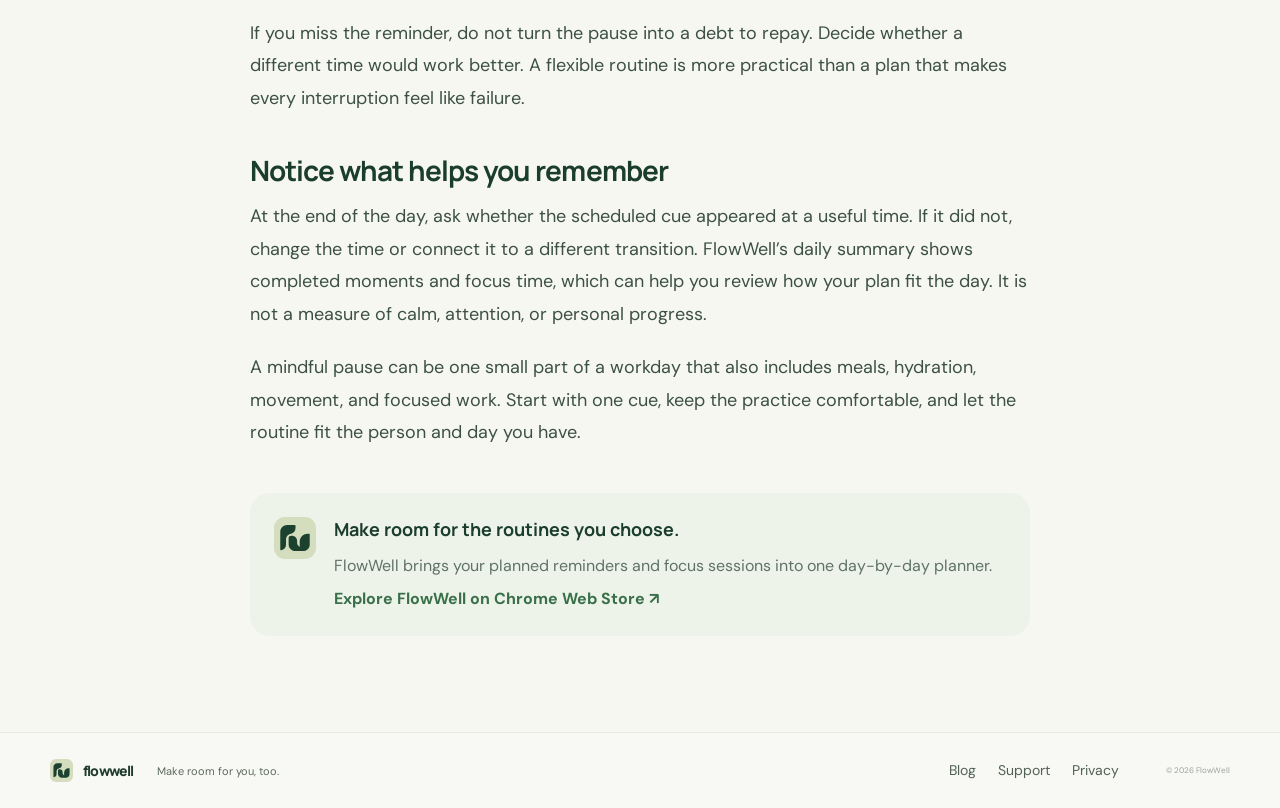
<file: blog/mindful-pause-at-work/index.html>
<!doctype html><html lang="en"><head><meta charset="utf-8"><meta name="viewport" content="width=device-width,initial-scale=1"><meta name="theme-color" content="#f7f7f2"><meta name="description" content="Simple ways to schedule a short mindful pause between tasks, choose a practice that feels comfortable, and keep the routine flexible."><title>How to Make a Mindful Pause Part of a Busy Workday — FlowWell</title><link rel="icon" type="image/svg+xml" href="/icon/flowwell.svg"><link rel="preconnect" href="https://fonts.googleapis.com"><link rel="preconnect" href="https://fonts.gstatic.com" crossorigin><link href="https://fonts.googleapis.com/css2?family=DM+Sans:wght@400;500;600;700&family=Manrope:wght@400;500;600;700;800&display=swap" rel="stylesheet"><link rel="stylesheet" href="/styles.css"></head><body class="subpage blog-page"><header class="site-header"><a class="brand" href="/" aria-label="FlowWell home"><img src="/icon/flowwell-friendly.svg" alt=""><span>flowwell</span></a><nav class="main-nav" aria-label="Main navigation"><a href="/">Home</a><a href="/support">Support</a></nav><a class="button button-small header-cta" href="https://chromewebstore.google.com/detail/flowwell/jfcfhemcnhclfepfifoajeejmgnkpngo" target="_blank" rel="noopener noreferrer">Add to Chrome <span aria-hidden="true">↗</span></a><button class="menu-toggle" aria-label="Open navigation" aria-expanded="false"><i></i><i></i></button></header><main class="blog-article-wrap"><a class="blog-back" href="/blog/">← All articles</a><article class="blog-article"><span class="eyebrow"><i class="eyebrow-dot"></i> A PRACTICAL FLOWWELL GUIDE</span><h1>How to Make a Mindful Pause Part of a Busy Workday</h1><p class="blog-intro">Simple ways to schedule a short mindful pause between tasks, choose a practice that feels comfortable, and keep the routine flexible.</p><div class="blog-prose"><p>A mindful pause does not need to be long, formal, or perfect. It can be a few quiet moments between tasks when you notice that one activity has ended and another is about to begin. For many people, the challenge is not deciding that a pause sounds good; it is remembering to leave room for one when the day becomes busy.</p>
<h2>Attach the pause to a transition</h2>
<p>Choose a moment that naturally separates parts of your day. You might pause after a meeting, before opening a new project, or when you finish a task. A cue is easier to remember when it belongs to a transition you already experience.</p>
<p>Decide what the pause means to you. It could involve sitting quietly, noticing your surroundings, breathing at a comfortable pace, or stepping away from the screen. There is no single correct practice, and you can stop or change it if it does not feel right. This is a personal workday routine, not treatment or a substitute for professional care.</p>
<h2>Make the time realistic</h2>
<p>Look at your calendar and pick a time that is not already occupied. If your meetings shift, choose another opening rather than trying to force the original plan. Some people prefer a recurring time; others find an event-based cue more practical. The useful choice is the one you can repeat without adding stress.</p>
<p>FlowWell lets you schedule meditation routines by day and time alongside other planned moments. A due reminder can appear in the floating notch while you browse. You can finish or skip the reminder and adjust your planner when the day changes. FlowWell does not guide a meditation technique or make claims about what a practice will do for you.</p>
<h2>Keep the pause simple</h2>
<p>When the reminder appears, close or save the task you were doing. Put your phone or browser notifications aside if that helps. Give yourself a few moments without expecting a particular result. When you are ready, return to one clear next action.</p>
<p>If you miss the reminder, do not turn the pause into a debt to repay. Decide whether a different time would work better. A flexible routine is more practical than a plan that makes every interruption feel like failure.</p>
<h2>Notice what helps you remember</h2>
<p>At the end of the day, ask whether the scheduled cue appeared at a useful time. If it did not, change the time or connect it to a different transition. FlowWell’s daily summary shows completed moments and focus time, which can help you review how your plan fit the day. It is not a measure of calm, attention, or personal progress.</p>
<p>A mindful pause can be one small part of a workday that also includes meals, hydration, movement, and focused work. Start with one cue, keep the practice comfortable, and let the routine fit the person and day you have.</p></div><aside class="blog-product-note"><img src="/icon/flowwell-friendly.svg" alt=""><div><b>Make room for the routines you choose.</b><p>FlowWell brings your planned reminders and focus sessions into one day-by-day planner.</p><a href="https://chromewebstore.google.com/detail/flowwell/jfcfhemcnhclfepfifoajeejmgnkpngo" target="_blank" rel="noopener noreferrer">Explore FlowWell on Chrome Web Store ↗</a></div></aside></article></main><footer class="site-footer"><a class="brand footer-brand" href="/"><img src="/icon/flowwell-friendly.svg" alt=""><span>flowwell</span></a><span class="footer-note">Make room for you, too.</span><nav><a href="/blog/">Blog</a><a href="/support">Support</a><a href="/privacy">Privacy</a></nav><small>© 2026 FlowWell</small></footer><script src="/app.js" defer></script></body></html>
</file>
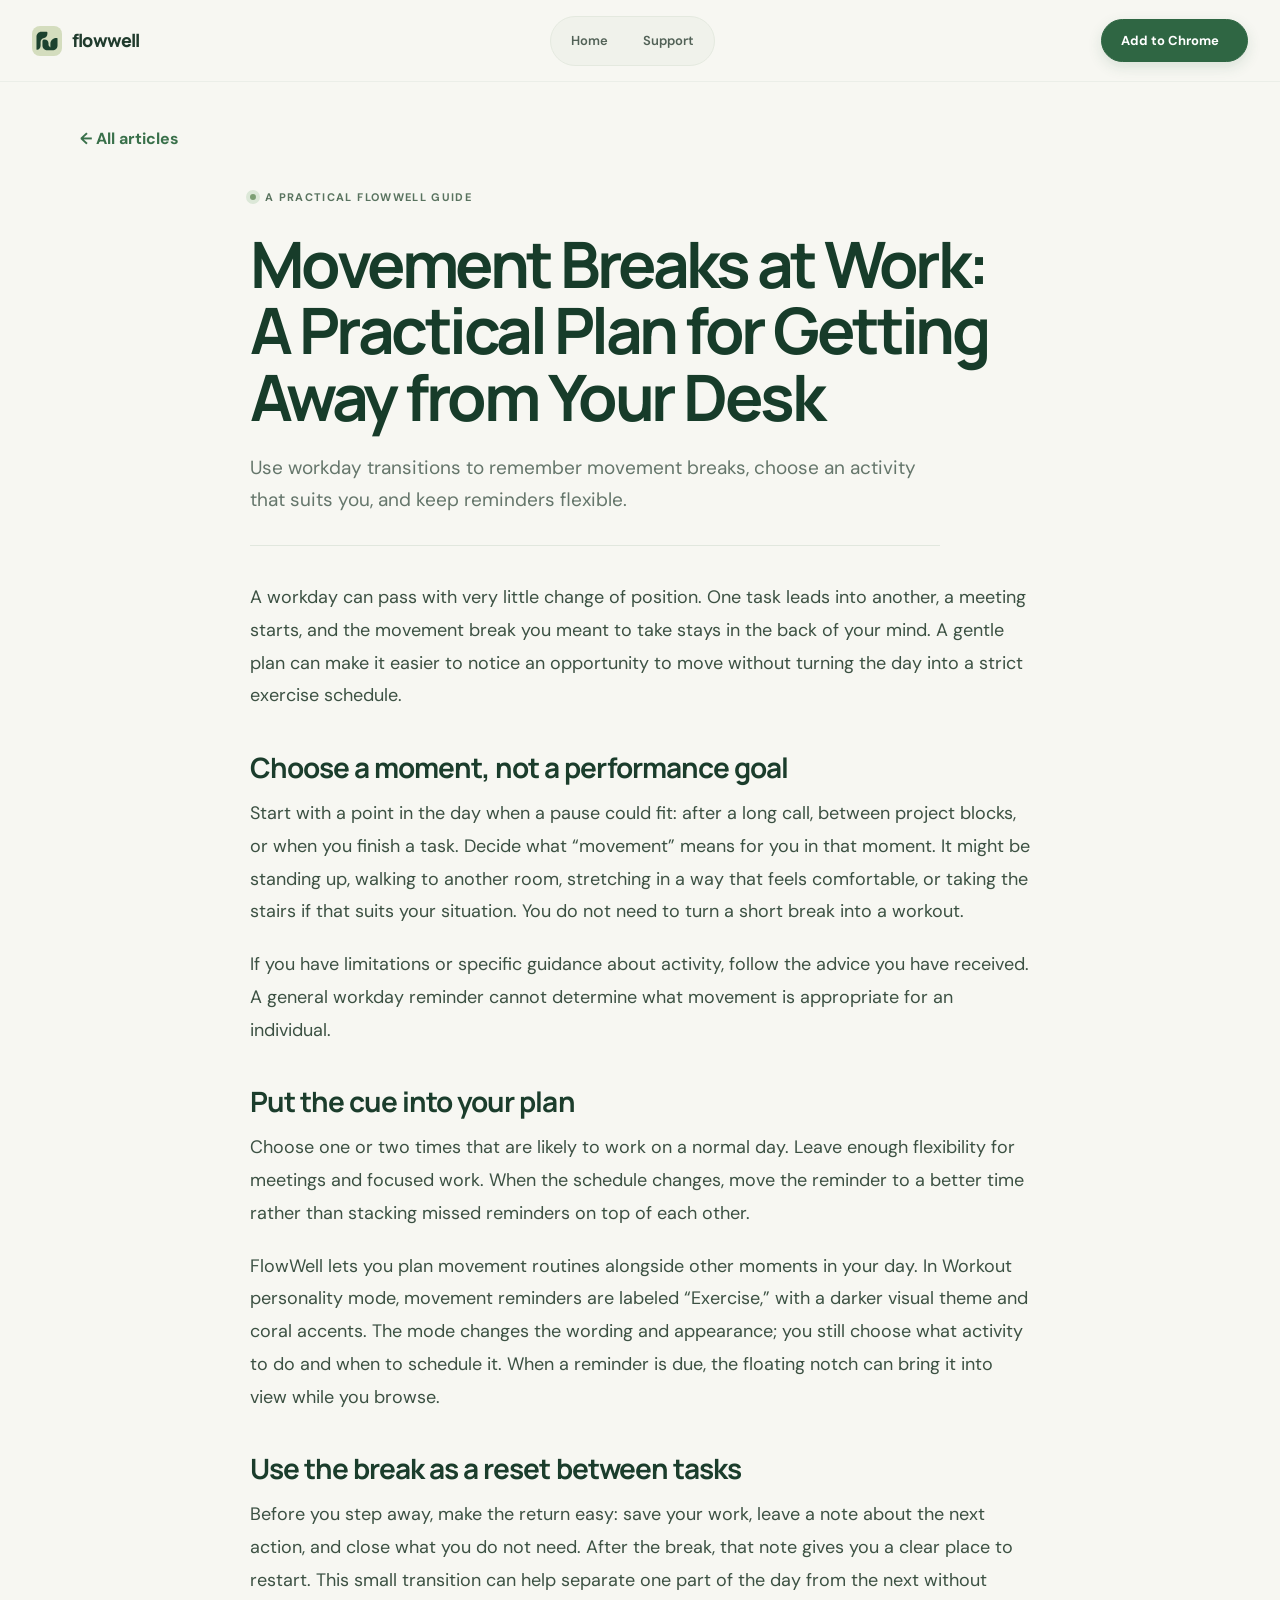
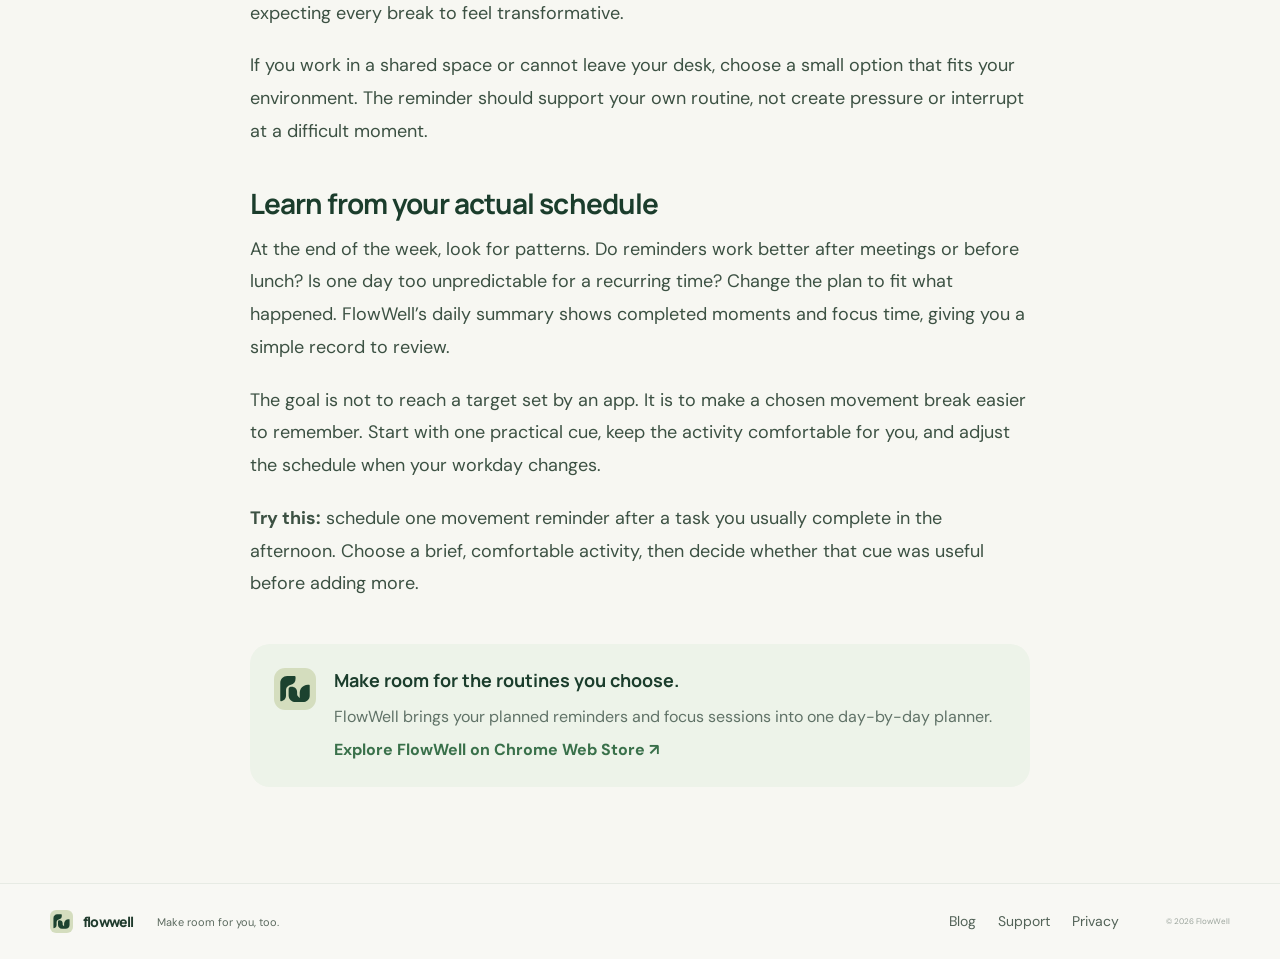
<file: blog/movement-breaks-between-tasks/index.html>
<!doctype html><html lang="en"><head><meta charset="utf-8"><meta name="viewport" content="width=device-width,initial-scale=1"><meta name="theme-color" content="#f7f7f2"><meta name="description" content="Use workday transitions to remember movement breaks, choose an activity that suits you, and keep reminders flexible."><title>Movement Breaks at Work: A Practical Plan for Getting Away from Your Desk — FlowWell</title><link rel="icon" type="image/svg+xml" href="/icon/flowwell.svg"><link rel="preconnect" href="https://fonts.googleapis.com"><link rel="preconnect" href="https://fonts.gstatic.com" crossorigin><link href="https://fonts.googleapis.com/css2?family=DM+Sans:wght@400;500;600;700&family=Manrope:wght@400;500;600;700;800&display=swap" rel="stylesheet"><link rel="stylesheet" href="/styles.css"></head><body class="subpage blog-page"><header class="site-header"><a class="brand" href="/" aria-label="FlowWell home"><img src="/icon/flowwell-friendly.svg" alt=""><span>flowwell</span></a><nav class="main-nav" aria-label="Main navigation"><a href="/">Home</a><a href="/support">Support</a></nav><a class="button button-small header-cta" href="https://chromewebstore.google.com/detail/flowwell/jfcfhemcnhclfepfifoajeejmgnkpngo" target="_blank" rel="noopener noreferrer">Add to Chrome <span aria-hidden="true">↗</span></a><button class="menu-toggle" aria-label="Open navigation" aria-expanded="false"><i></i><i></i></button></header><main class="blog-article-wrap"><a class="blog-back" href="/blog/">← All articles</a><article class="blog-article"><span class="eyebrow"><i class="eyebrow-dot"></i> A PRACTICAL FLOWWELL GUIDE</span><h1>Movement Breaks at Work: A Practical Plan for Getting Away from Your Desk</h1><p class="blog-intro">Use workday transitions to remember movement breaks, choose an activity that suits you, and keep reminders flexible.</p><div class="blog-prose"><p>A workday can pass with very little change of position. One task leads into another, a meeting starts, and the movement break you meant to take stays in the back of your mind. A gentle plan can make it easier to notice an opportunity to move without turning the day into a strict exercise schedule.</p>
<h2>Choose a moment, not a performance goal</h2>
<p>Start with a point in the day when a pause could fit: after a long call, between project blocks, or when you finish a task. Decide what “movement” means for you in that moment. It might be standing up, walking to another room, stretching in a way that feels comfortable, or taking the stairs if that suits your situation. You do not need to turn a short break into a workout.</p>
<p>If you have limitations or specific guidance about activity, follow the advice you have received. A general workday reminder cannot determine what movement is appropriate for an individual.</p>
<h2>Put the cue into your plan</h2>
<p>Choose one or two times that are likely to work on a normal day. Leave enough flexibility for meetings and focused work. When the schedule changes, move the reminder to a better time rather than stacking missed reminders on top of each other.</p>
<p>FlowWell lets you plan movement routines alongside other moments in your day. In Workout personality mode, movement reminders are labeled “Exercise,” with a darker visual theme and coral accents. The mode changes the wording and appearance; you still choose what activity to do and when to schedule it. When a reminder is due, the floating notch can bring it into view while you browse.</p>
<h2>Use the break as a reset between tasks</h2>
<p>Before you step away, make the return easy: save your work, leave a note about the next action, and close what you do not need. After the break, that note gives you a clear place to restart. This small transition can help separate one part of the day from the next without expecting every break to feel transformative.</p>
<p>If you work in a shared space or cannot leave your desk, choose a small option that fits your environment. The reminder should support your own routine, not create pressure or interrupt at a difficult moment.</p>
<h2>Learn from your actual schedule</h2>
<p>At the end of the week, look for patterns. Do reminders work better after meetings or before lunch? Is one day too unpredictable for a recurring time? Change the plan to fit what happened. FlowWell’s daily summary shows completed moments and focus time, giving you a simple record to review.</p>
<p>The goal is not to reach a target set by an app. It is to make a chosen movement break easier to remember. Start with one practical cue, keep the activity comfortable for you, and adjust the schedule when your workday changes.</p>
<p><strong>Try this:</strong> schedule one movement reminder after a task you usually complete in the afternoon. Choose a brief, comfortable activity, then decide whether that cue was useful before adding more.</p></div><aside class="blog-product-note"><img src="/icon/flowwell-friendly.svg" alt=""><div><b>Make room for the routines you choose.</b><p>FlowWell brings your planned reminders and focus sessions into one day-by-day planner.</p><a href="https://chromewebstore.google.com/detail/flowwell/jfcfhemcnhclfepfifoajeejmgnkpngo" target="_blank" rel="noopener noreferrer">Explore FlowWell on Chrome Web Store ↗</a></div></aside></article></main><footer class="site-footer"><a class="brand footer-brand" href="/"><img src="/icon/flowwell-friendly.svg" alt=""><span>flowwell</span></a><span class="footer-note">Make room for you, too.</span><nav><a href="/blog/">Blog</a><a href="/support">Support</a><a href="/privacy">Privacy</a></nav><small>© 2026 FlowWell</small></footer><script src="/app.js" defer></script></body></html>
</file>
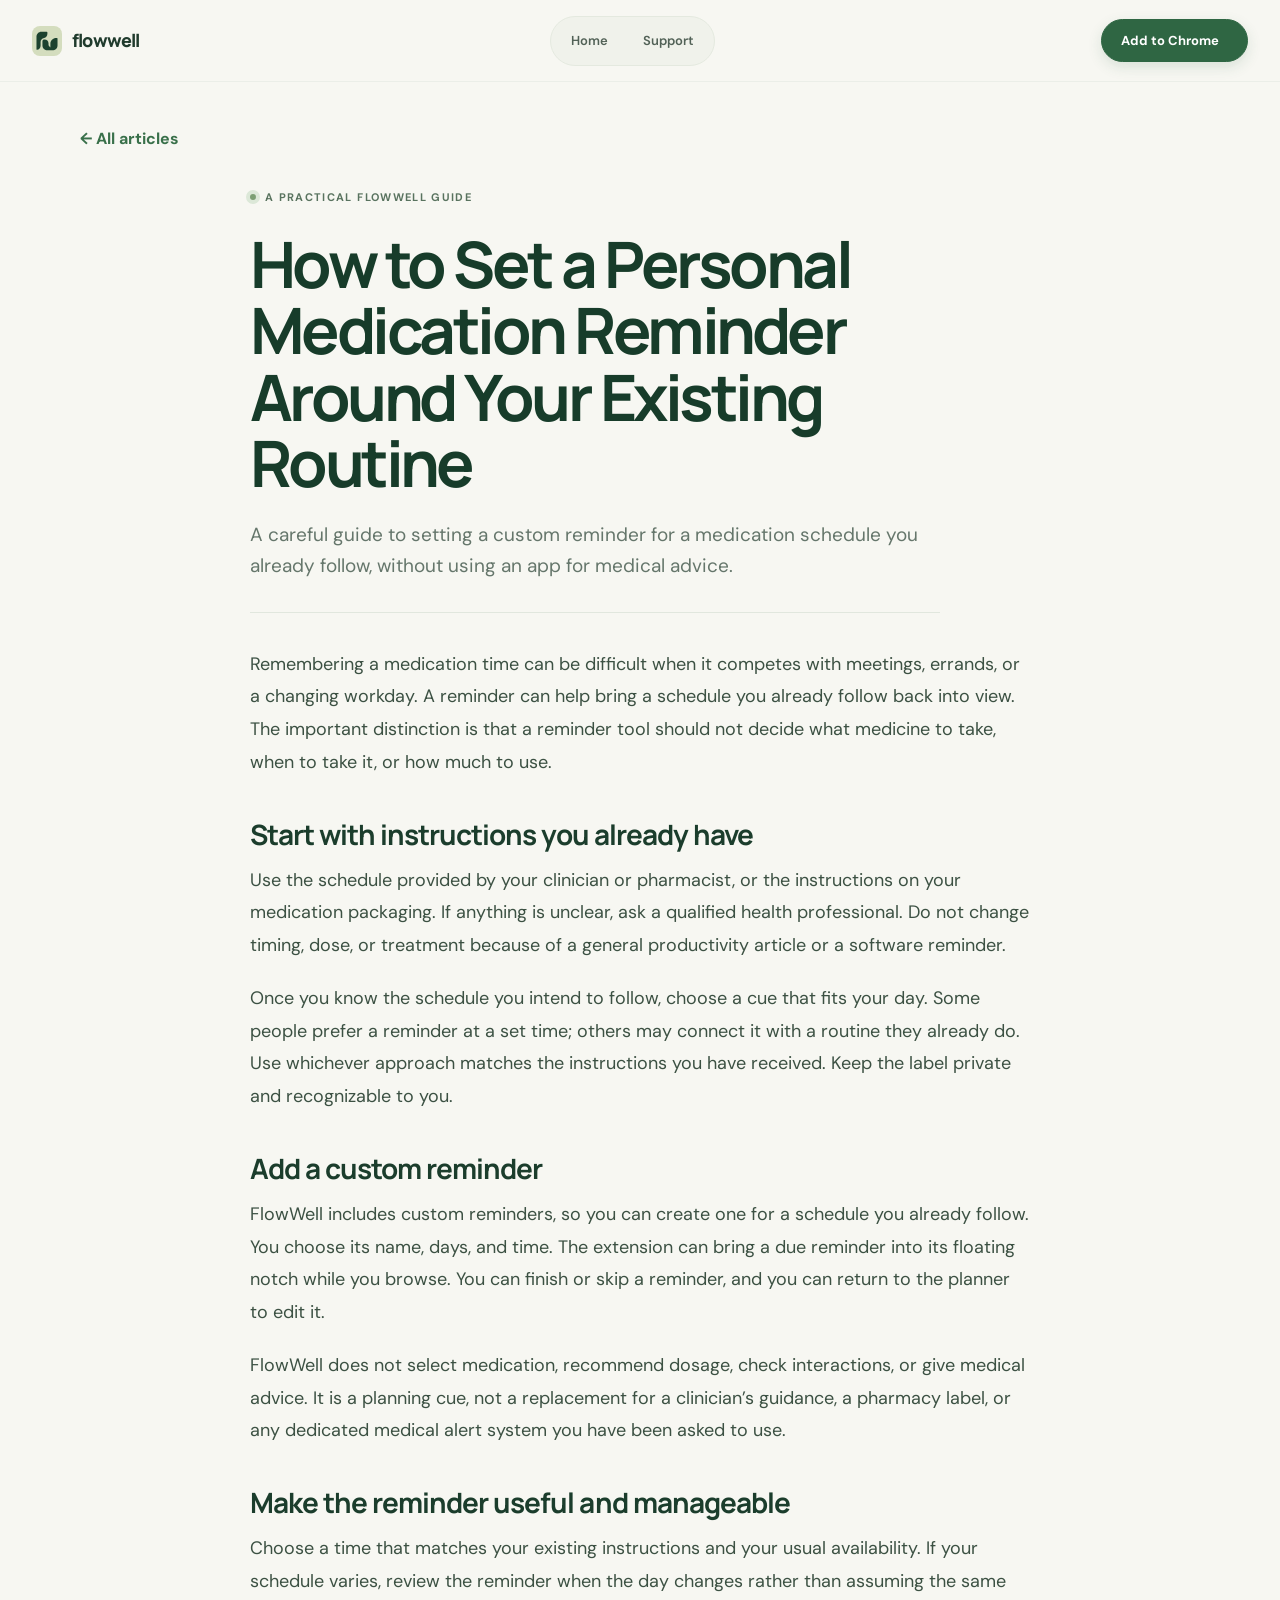
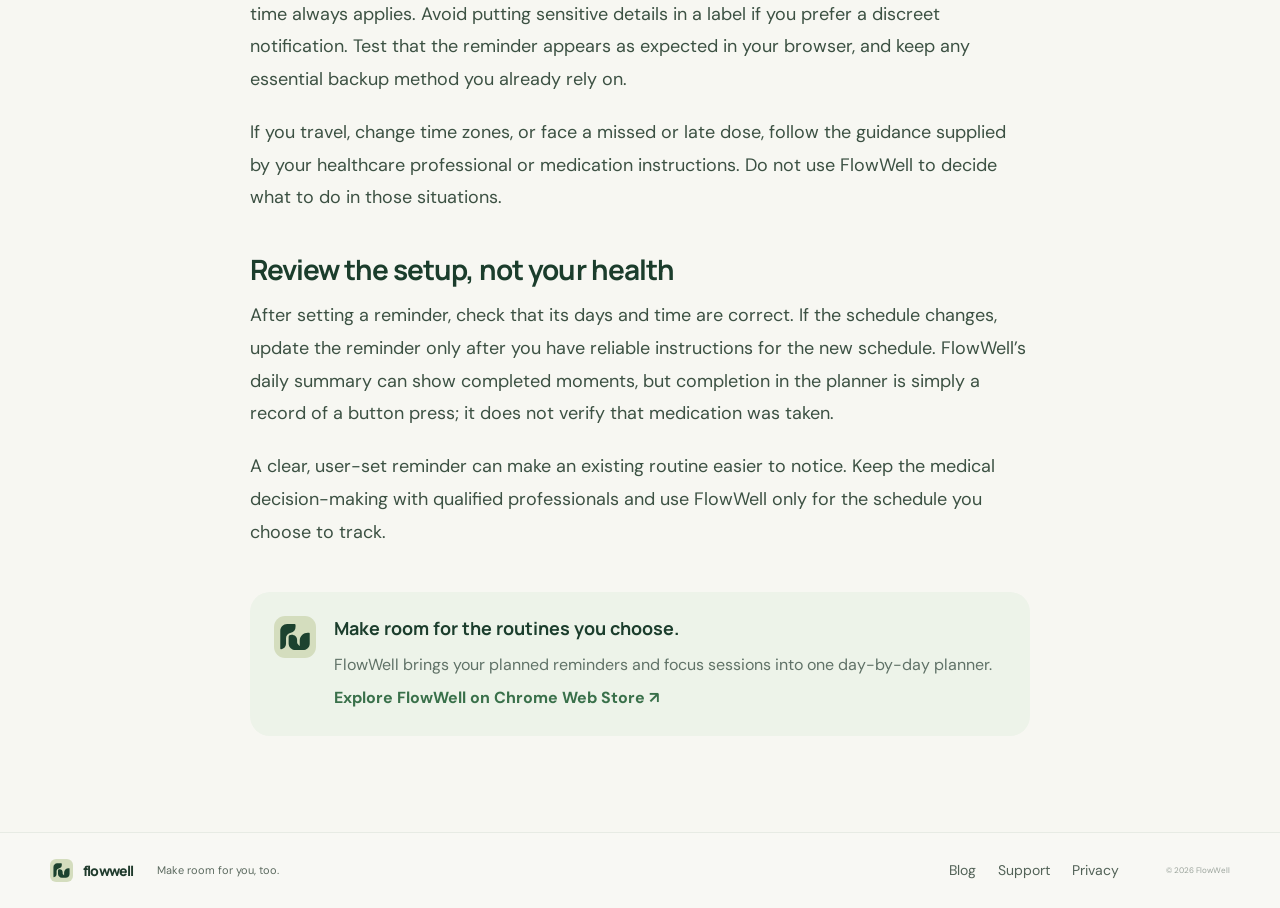
<file: blog/personal-medication-reminders/index.html>
<!doctype html><html lang="en"><head><meta charset="utf-8"><meta name="viewport" content="width=device-width,initial-scale=1"><meta name="theme-color" content="#f7f7f2"><meta name="description" content="A careful guide to setting a custom reminder for a medication schedule you already follow, without using an app for medical advice."><title>How to Set a Personal Medication Reminder Around Your Existing Routine — FlowWell</title><link rel="icon" type="image/svg+xml" href="/icon/flowwell.svg"><link rel="preconnect" href="https://fonts.googleapis.com"><link rel="preconnect" href="https://fonts.gstatic.com" crossorigin><link href="https://fonts.googleapis.com/css2?family=DM+Sans:wght@400;500;600;700&family=Manrope:wght@400;500;600;700;800&display=swap" rel="stylesheet"><link rel="stylesheet" href="/styles.css"></head><body class="subpage blog-page"><header class="site-header"><a class="brand" href="/" aria-label="FlowWell home"><img src="/icon/flowwell-friendly.svg" alt=""><span>flowwell</span></a><nav class="main-nav" aria-label="Main navigation"><a href="/">Home</a><a href="/support">Support</a></nav><a class="button button-small header-cta" href="https://chromewebstore.google.com/detail/flowwell/jfcfhemcnhclfepfifoajeejmgnkpngo" target="_blank" rel="noopener noreferrer">Add to Chrome <span aria-hidden="true">↗</span></a><button class="menu-toggle" aria-label="Open navigation" aria-expanded="false"><i></i><i></i></button></header><main class="blog-article-wrap"><a class="blog-back" href="/blog/">← All articles</a><article class="blog-article"><span class="eyebrow"><i class="eyebrow-dot"></i> A PRACTICAL FLOWWELL GUIDE</span><h1>How to Set a Personal Medication Reminder Around Your Existing Routine</h1><p class="blog-intro">A careful guide to setting a custom reminder for a medication schedule you already follow, without using an app for medical advice.</p><div class="blog-prose"><p>Remembering a medication time can be difficult when it competes with meetings, errands, or a changing workday. A reminder can help bring a schedule you already follow back into view. The important distinction is that a reminder tool should not decide what medicine to take, when to take it, or how much to use.</p>
<h2>Start with instructions you already have</h2>
<p>Use the schedule provided by your clinician or pharmacist, or the instructions on your medication packaging. If anything is unclear, ask a qualified health professional. Do not change timing, dose, or treatment because of a general productivity article or a software reminder.</p>
<p>Once you know the schedule you intend to follow, choose a cue that fits your day. Some people prefer a reminder at a set time; others may connect it with a routine they already do. Use whichever approach matches the instructions you have received. Keep the label private and recognizable to you.</p>
<h2>Add a custom reminder</h2>
<p>FlowWell includes custom reminders, so you can create one for a schedule you already follow. You choose its name, days, and time. The extension can bring a due reminder into its floating notch while you browse. You can finish or skip a reminder, and you can return to the planner to edit it.</p>
<p>FlowWell does not select medication, recommend dosage, check interactions, or give medical advice. It is a planning cue, not a replacement for a clinician’s guidance, a pharmacy label, or any dedicated medical alert system you have been asked to use.</p>
<h2>Make the reminder useful and manageable</h2>
<p>Choose a time that matches your existing instructions and your usual availability. If your schedule varies, review the reminder when the day changes rather than assuming the same time always applies. Avoid putting sensitive details in a label if you prefer a discreet notification. Test that the reminder appears as expected in your browser, and keep any essential backup method you already rely on.</p>
<p>If you travel, change time zones, or face a missed or late dose, follow the guidance supplied by your healthcare professional or medication instructions. Do not use FlowWell to decide what to do in those situations.</p>
<h2>Review the setup, not your health</h2>
<p>After setting a reminder, check that its days and time are correct. If the schedule changes, update the reminder only after you have reliable instructions for the new schedule. FlowWell’s daily summary can show completed moments, but completion in the planner is simply a record of a button press; it does not verify that medication was taken.</p>
<p>A clear, user-set reminder can make an existing routine easier to notice. Keep the medical decision-making with qualified professionals and use FlowWell only for the schedule you choose to track.</p></div><aside class="blog-product-note"><img src="/icon/flowwell-friendly.svg" alt=""><div><b>Make room for the routines you choose.</b><p>FlowWell brings your planned reminders and focus sessions into one day-by-day planner.</p><a href="https://chromewebstore.google.com/detail/flowwell/jfcfhemcnhclfepfifoajeejmgnkpngo" target="_blank" rel="noopener noreferrer">Explore FlowWell on Chrome Web Store ↗</a></div></aside></article></main><footer class="site-footer"><a class="brand footer-brand" href="/"><img src="/icon/flowwell-friendly.svg" alt=""><span>flowwell</span></a><span class="footer-note">Make room for you, too.</span><nav><a href="/blog/">Blog</a><a href="/support">Support</a><a href="/privacy">Privacy</a></nav><small>© 2026 FlowWell</small></footer><script src="/app.js" defer></script></body></html>
</file>
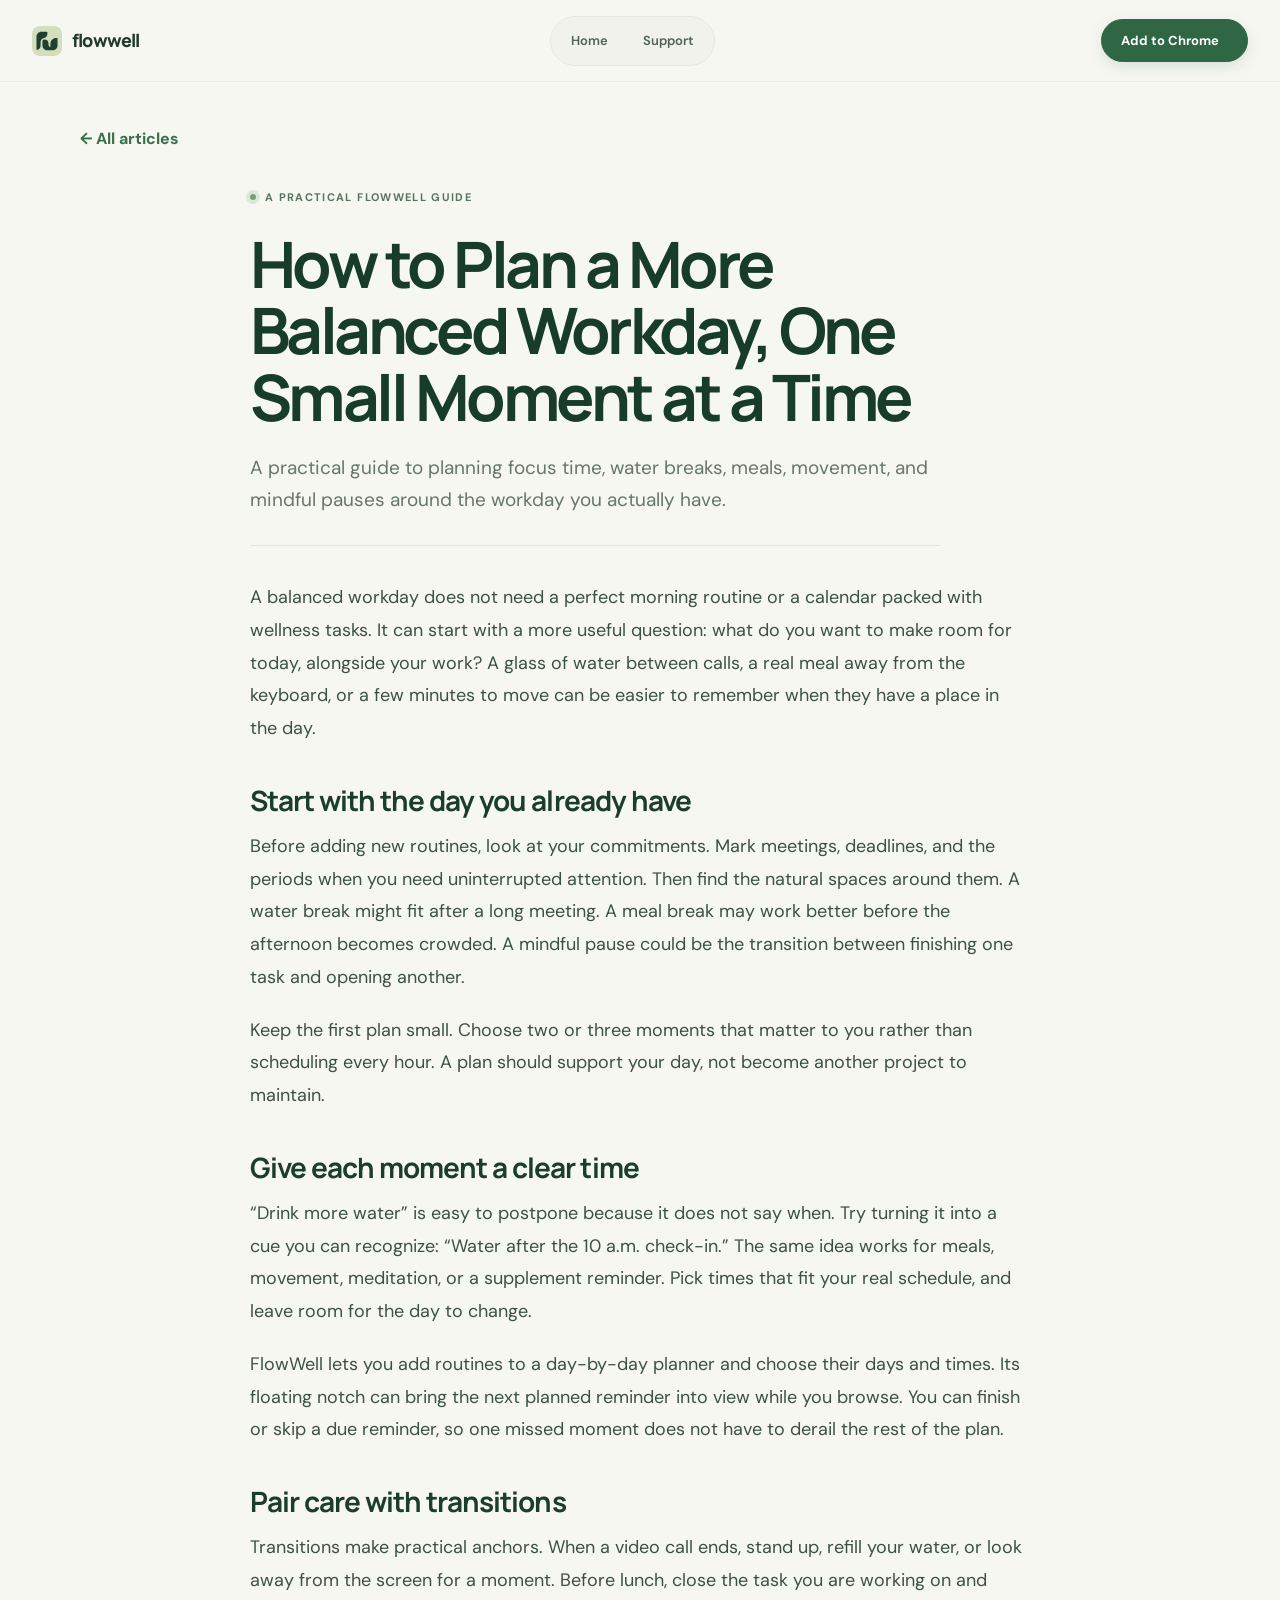
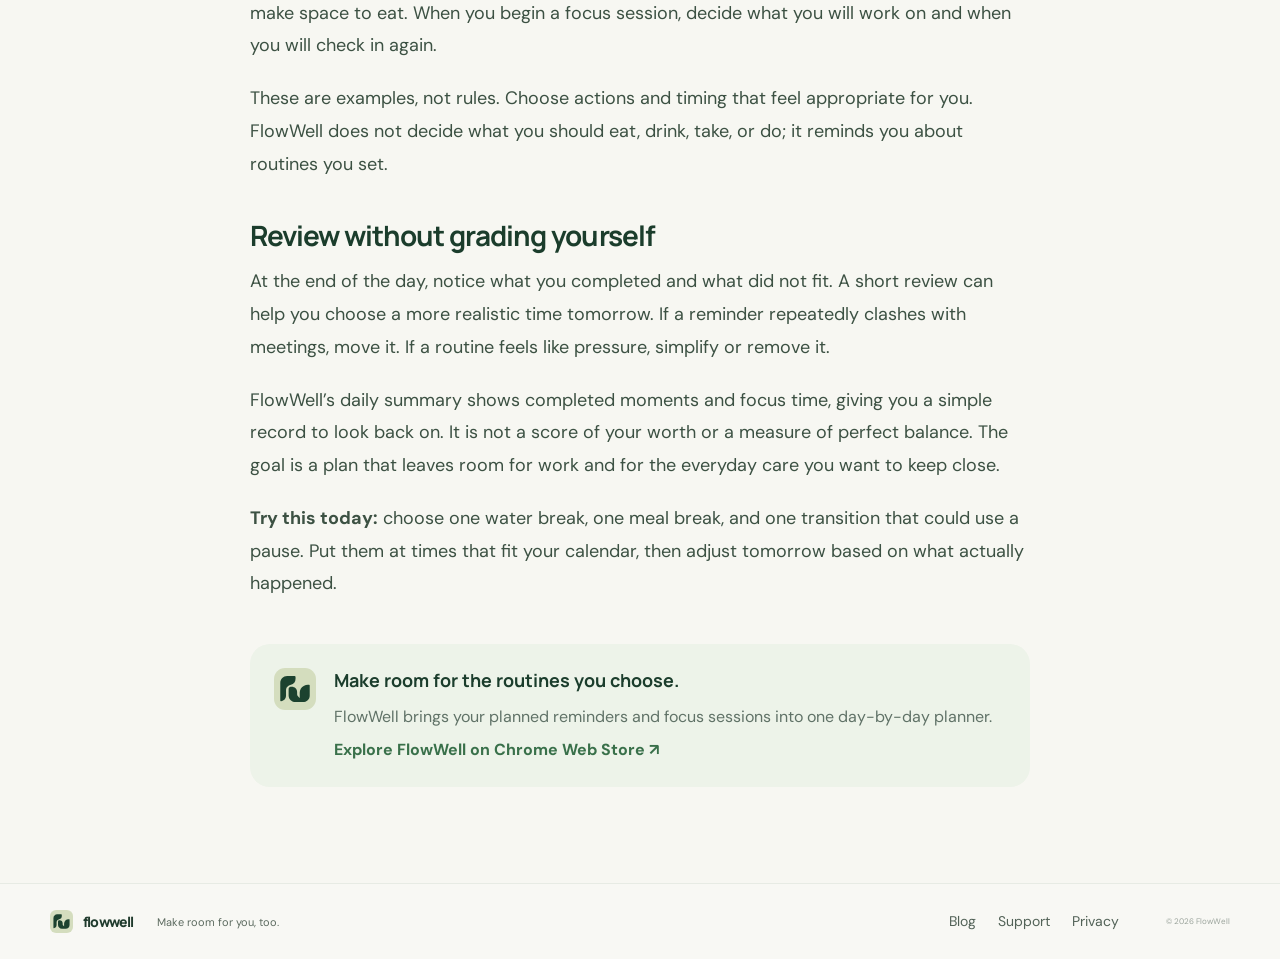
<file: blog/plan-a-balanced-workday/index.html>
<!doctype html><html lang="en"><head><meta charset="utf-8"><meta name="viewport" content="width=device-width,initial-scale=1"><meta name="theme-color" content="#f7f7f2"><meta name="description" content="A practical guide to planning focus time, water breaks, meals, movement, and mindful pauses around the workday you actually have."><title>How to Plan a More Balanced Workday, One Small Moment at a Time — FlowWell</title><link rel="icon" type="image/svg+xml" href="/icon/flowwell.svg"><link rel="preconnect" href="https://fonts.googleapis.com"><link rel="preconnect" href="https://fonts.gstatic.com" crossorigin><link href="https://fonts.googleapis.com/css2?family=DM+Sans:wght@400;500;600;700&family=Manrope:wght@400;500;600;700;800&display=swap" rel="stylesheet"><link rel="stylesheet" href="/styles.css"></head><body class="subpage blog-page"><header class="site-header"><a class="brand" href="/" aria-label="FlowWell home"><img src="/icon/flowwell-friendly.svg" alt=""><span>flowwell</span></a><nav class="main-nav" aria-label="Main navigation"><a href="/">Home</a><a href="/support">Support</a></nav><a class="button button-small header-cta" href="https://chromewebstore.google.com/detail/flowwell/jfcfhemcnhclfepfifoajeejmgnkpngo" target="_blank" rel="noopener noreferrer">Add to Chrome <span aria-hidden="true">↗</span></a><button class="menu-toggle" aria-label="Open navigation" aria-expanded="false"><i></i><i></i></button></header><main class="blog-article-wrap"><a class="blog-back" href="/blog/">← All articles</a><article class="blog-article"><span class="eyebrow"><i class="eyebrow-dot"></i> A PRACTICAL FLOWWELL GUIDE</span><h1>How to Plan a More Balanced Workday, One Small Moment at a Time</h1><p class="blog-intro">A practical guide to planning focus time, water breaks, meals, movement, and mindful pauses around the workday you actually have.</p><div class="blog-prose"><p>A balanced workday does not need a perfect morning routine or a calendar packed with wellness tasks. It can start with a more useful question: what do you want to make room for today, alongside your work? A glass of water between calls, a real meal away from the keyboard, or a few minutes to move can be easier to remember when they have a place in the day.</p>
<h2>Start with the day you already have</h2>
<p>Before adding new routines, look at your commitments. Mark meetings, deadlines, and the periods when you need uninterrupted attention. Then find the natural spaces around them. A water break might fit after a long meeting. A meal break may work better before the afternoon becomes crowded. A mindful pause could be the transition between finishing one task and opening another.</p>
<p>Keep the first plan small. Choose two or three moments that matter to you rather than scheduling every hour. A plan should support your day, not become another project to maintain.</p>
<h2>Give each moment a clear time</h2>
<p>“Drink more water” is easy to postpone because it does not say when. Try turning it into a cue you can recognize: “Water after the 10 a.m. check-in.” The same idea works for meals, movement, meditation, or a supplement reminder. Pick times that fit your real schedule, and leave room for the day to change.</p>
<p>FlowWell lets you add routines to a day-by-day planner and choose their days and times. Its floating notch can bring the next planned reminder into view while you browse. You can finish or skip a due reminder, so one missed moment does not have to derail the rest of the plan.</p>
<h2>Pair care with transitions</h2>
<p>Transitions make practical anchors. When a video call ends, stand up, refill your water, or look away from the screen for a moment. Before lunch, close the task you are working on and make space to eat. When you begin a focus session, decide what you will work on and when you will check in again.</p>
<p>These are examples, not rules. Choose actions and timing that feel appropriate for you. FlowWell does not decide what you should eat, drink, take, or do; it reminds you about routines you set.</p>
<h2>Review without grading yourself</h2>
<p>At the end of the day, notice what you completed and what did not fit. A short review can help you choose a more realistic time tomorrow. If a reminder repeatedly clashes with meetings, move it. If a routine feels like pressure, simplify or remove it.</p>
<p>FlowWell’s daily summary shows completed moments and focus time, giving you a simple record to look back on. It is not a score of your worth or a measure of perfect balance. The goal is a plan that leaves room for work and for the everyday care you want to keep close.</p>
<p><strong>Try this today:</strong> choose one water break, one meal break, and one transition that could use a pause. Put them at times that fit your calendar, then adjust tomorrow based on what actually happened.</p></div><aside class="blog-product-note"><img src="/icon/flowwell-friendly.svg" alt=""><div><b>Make room for the routines you choose.</b><p>FlowWell brings your planned reminders and focus sessions into one day-by-day planner.</p><a href="https://chromewebstore.google.com/detail/flowwell/jfcfhemcnhclfepfifoajeejmgnkpngo" target="_blank" rel="noopener noreferrer">Explore FlowWell on Chrome Web Store ↗</a></div></aside></article></main><footer class="site-footer"><a class="brand footer-brand" href="/"><img src="/icon/flowwell-friendly.svg" alt=""><span>flowwell</span></a><span class="footer-note">Make room for you, too.</span><nav><a href="/blog/">Blog</a><a href="/support">Support</a><a href="/privacy">Privacy</a></nav><small>© 2026 FlowWell</small></footer><script src="/app.js" defer></script></body></html>
</file>
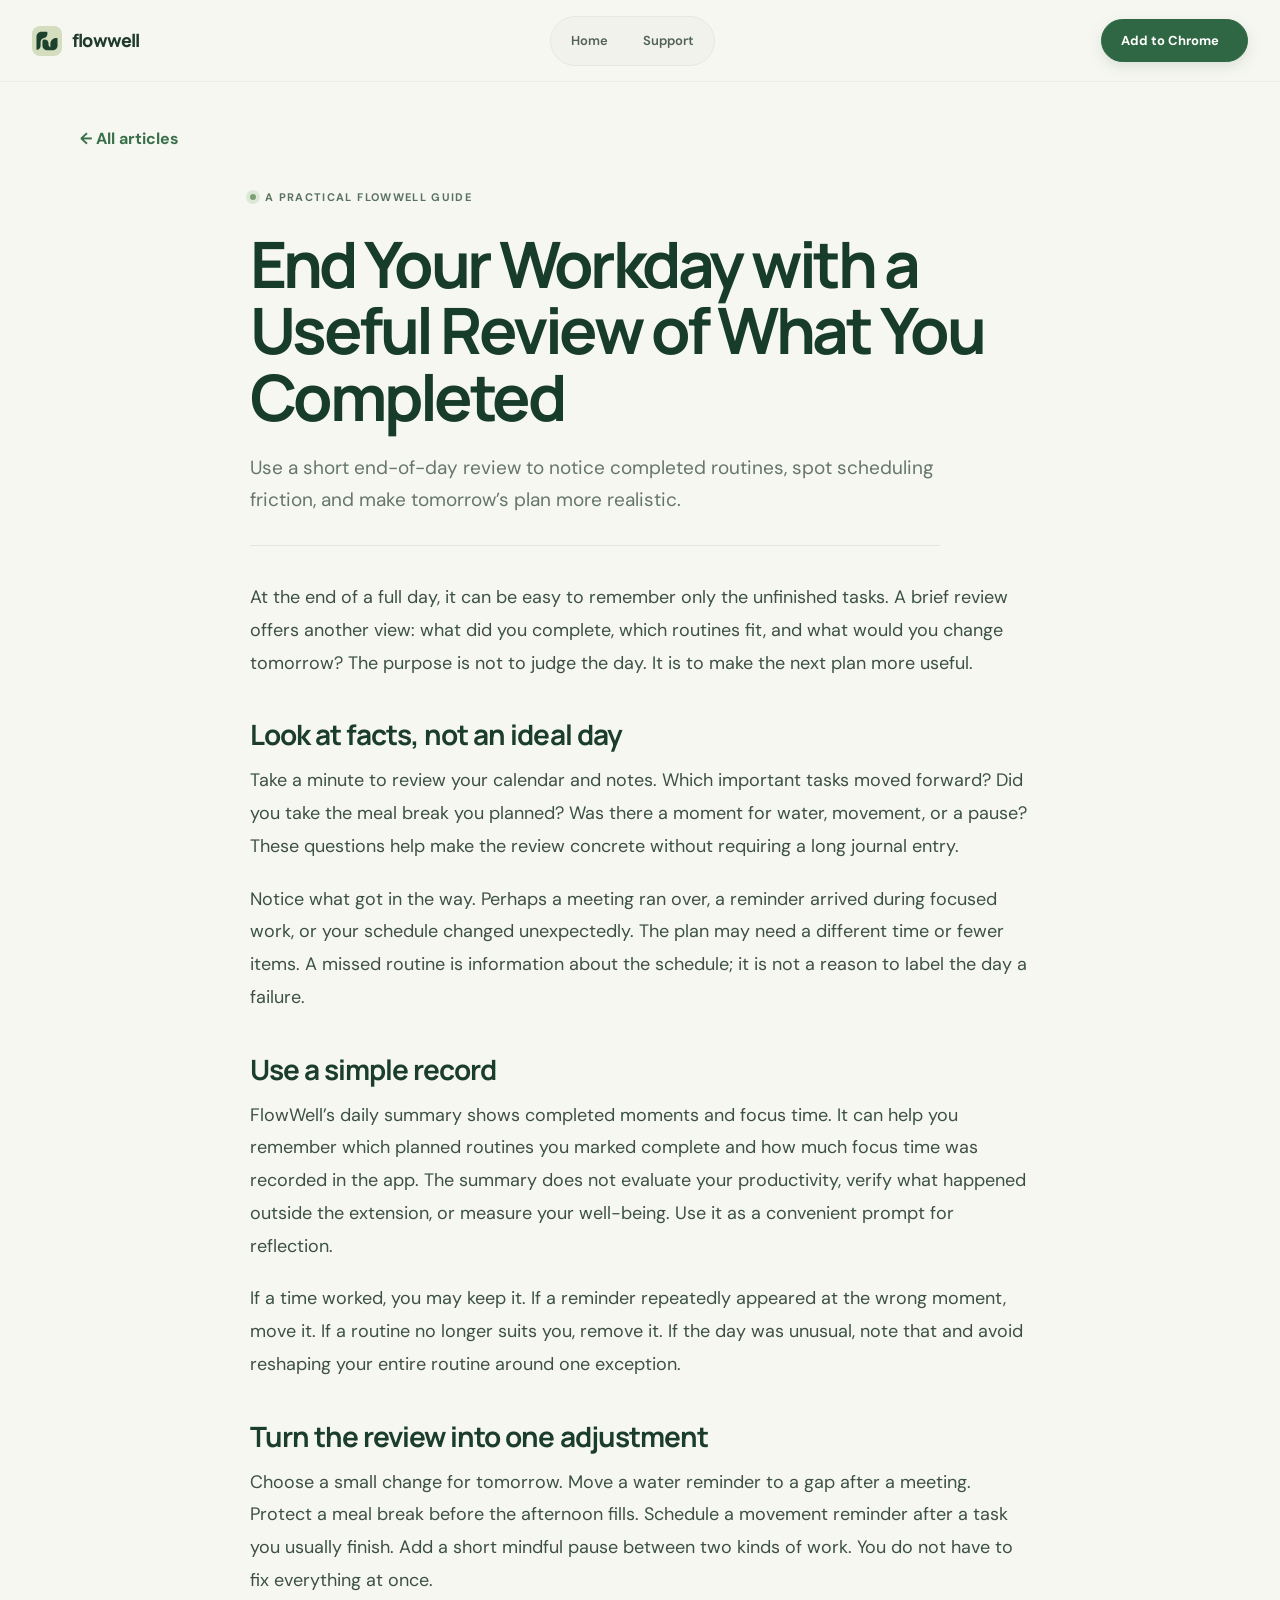
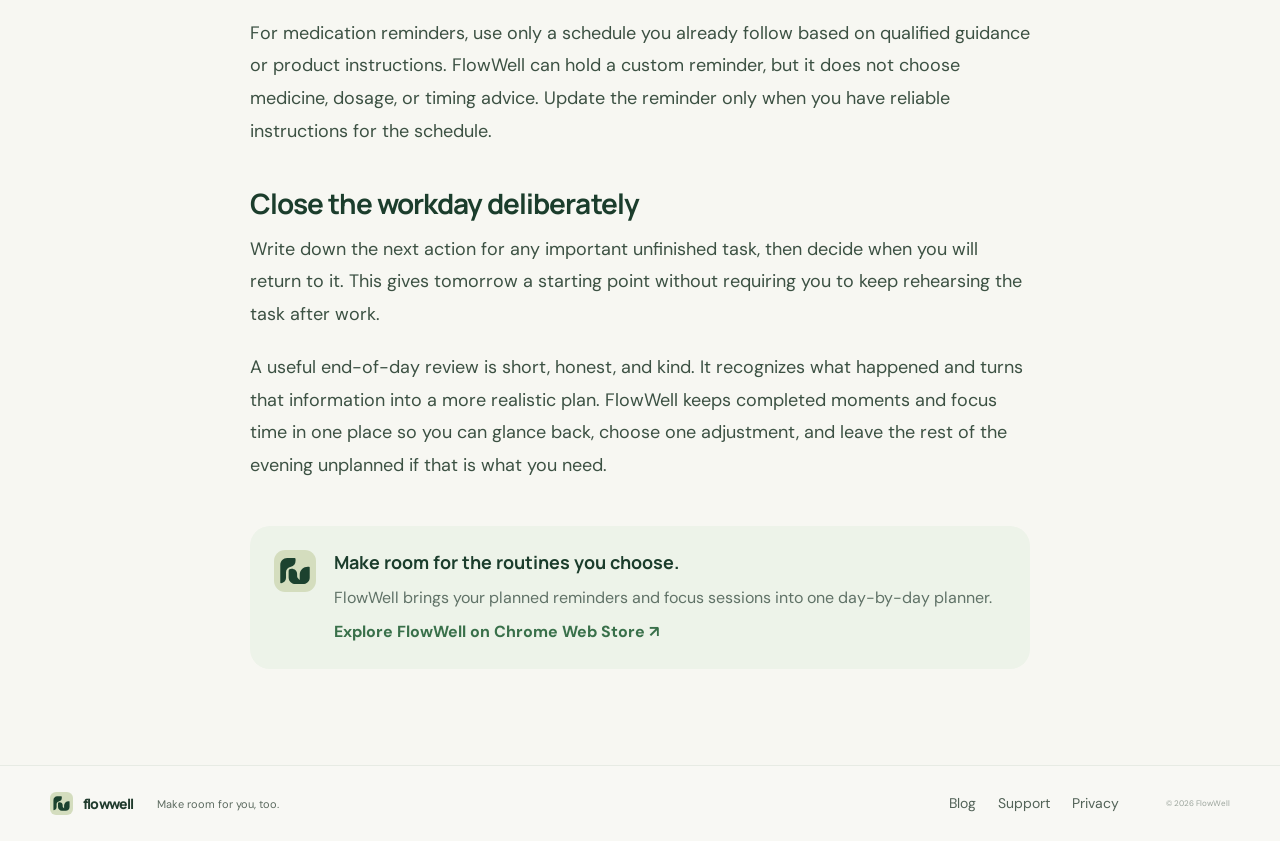
<file: blog/review-completed-moments/index.html>
<!doctype html><html lang="en"><head><meta charset="utf-8"><meta name="viewport" content="width=device-width,initial-scale=1"><meta name="theme-color" content="#f7f7f2"><meta name="description" content="Use a short end-of-day review to notice completed routines, spot scheduling friction, and make tomorrow’s plan more realistic."><title>End Your Workday with a Useful Review of What You Completed — FlowWell</title><link rel="icon" type="image/svg+xml" href="/icon/flowwell.svg"><link rel="preconnect" href="https://fonts.googleapis.com"><link rel="preconnect" href="https://fonts.gstatic.com" crossorigin><link href="https://fonts.googleapis.com/css2?family=DM+Sans:wght@400;500;600;700&family=Manrope:wght@400;500;600;700;800&display=swap" rel="stylesheet"><link rel="stylesheet" href="/styles.css"></head><body class="subpage blog-page"><header class="site-header"><a class="brand" href="/" aria-label="FlowWell home"><img src="/icon/flowwell-friendly.svg" alt=""><span>flowwell</span></a><nav class="main-nav" aria-label="Main navigation"><a href="/">Home</a><a href="/support">Support</a></nav><a class="button button-small header-cta" href="https://chromewebstore.google.com/detail/flowwell/jfcfhemcnhclfepfifoajeejmgnkpngo" target="_blank" rel="noopener noreferrer">Add to Chrome <span aria-hidden="true">↗</span></a><button class="menu-toggle" aria-label="Open navigation" aria-expanded="false"><i></i><i></i></button></header><main class="blog-article-wrap"><a class="blog-back" href="/blog/">← All articles</a><article class="blog-article"><span class="eyebrow"><i class="eyebrow-dot"></i> A PRACTICAL FLOWWELL GUIDE</span><h1>End Your Workday with a Useful Review of What You Completed</h1><p class="blog-intro">Use a short end-of-day review to notice completed routines, spot scheduling friction, and make tomorrow’s plan more realistic.</p><div class="blog-prose"><p>At the end of a full day, it can be easy to remember only the unfinished tasks. A brief review offers another view: what did you complete, which routines fit, and what would you change tomorrow? The purpose is not to judge the day. It is to make the next plan more useful.</p>
<h2>Look at facts, not an ideal day</h2>
<p>Take a minute to review your calendar and notes. Which important tasks moved forward? Did you take the meal break you planned? Was there a moment for water, movement, or a pause? These questions help make the review concrete without requiring a long journal entry.</p>
<p>Notice what got in the way. Perhaps a meeting ran over, a reminder arrived during focused work, or your schedule changed unexpectedly. The plan may need a different time or fewer items. A missed routine is information about the schedule; it is not a reason to label the day a failure.</p>
<h2>Use a simple record</h2>
<p>FlowWell’s daily summary shows completed moments and focus time. It can help you remember which planned routines you marked complete and how much focus time was recorded in the app. The summary does not evaluate your productivity, verify what happened outside the extension, or measure your well-being. Use it as a convenient prompt for reflection.</p>
<p>If a time worked, you may keep it. If a reminder repeatedly appeared at the wrong moment, move it. If a routine no longer suits you, remove it. If the day was unusual, note that and avoid reshaping your entire routine around one exception.</p>
<h2>Turn the review into one adjustment</h2>
<p>Choose a small change for tomorrow. Move a water reminder to a gap after a meeting. Protect a meal break before the afternoon fills. Schedule a movement reminder after a task you usually finish. Add a short mindful pause between two kinds of work. You do not have to fix everything at once.</p>
<p>For medication reminders, use only a schedule you already follow based on qualified guidance or product instructions. FlowWell can hold a custom reminder, but it does not choose medicine, dosage, or timing advice. Update the reminder only when you have reliable instructions for the schedule.</p>
<h2>Close the workday deliberately</h2>
<p>Write down the next action for any important unfinished task, then decide when you will return to it. This gives tomorrow a starting point without requiring you to keep rehearsing the task after work.</p>
<p>A useful end-of-day review is short, honest, and kind. It recognizes what happened and turns that information into a more realistic plan. FlowWell keeps completed moments and focus time in one place so you can glance back, choose one adjustment, and leave the rest of the evening unplanned if that is what you need.</p></div><aside class="blog-product-note"><img src="/icon/flowwell-friendly.svg" alt=""><div><b>Make room for the routines you choose.</b><p>FlowWell brings your planned reminders and focus sessions into one day-by-day planner.</p><a href="https://chromewebstore.google.com/detail/flowwell/jfcfhemcnhclfepfifoajeejmgnkpngo" target="_blank" rel="noopener noreferrer">Explore FlowWell on Chrome Web Store ↗</a></div></aside></article></main><footer class="site-footer"><a class="brand footer-brand" href="/"><img src="/icon/flowwell-friendly.svg" alt=""><span>flowwell</span></a><span class="footer-note">Make room for you, too.</span><nav><a href="/blog/">Blog</a><a href="/support">Support</a><a href="/privacy">Privacy</a></nav><small>© 2026 FlowWell</small></footer><script src="/app.js" defer></script></body></html>
</file>
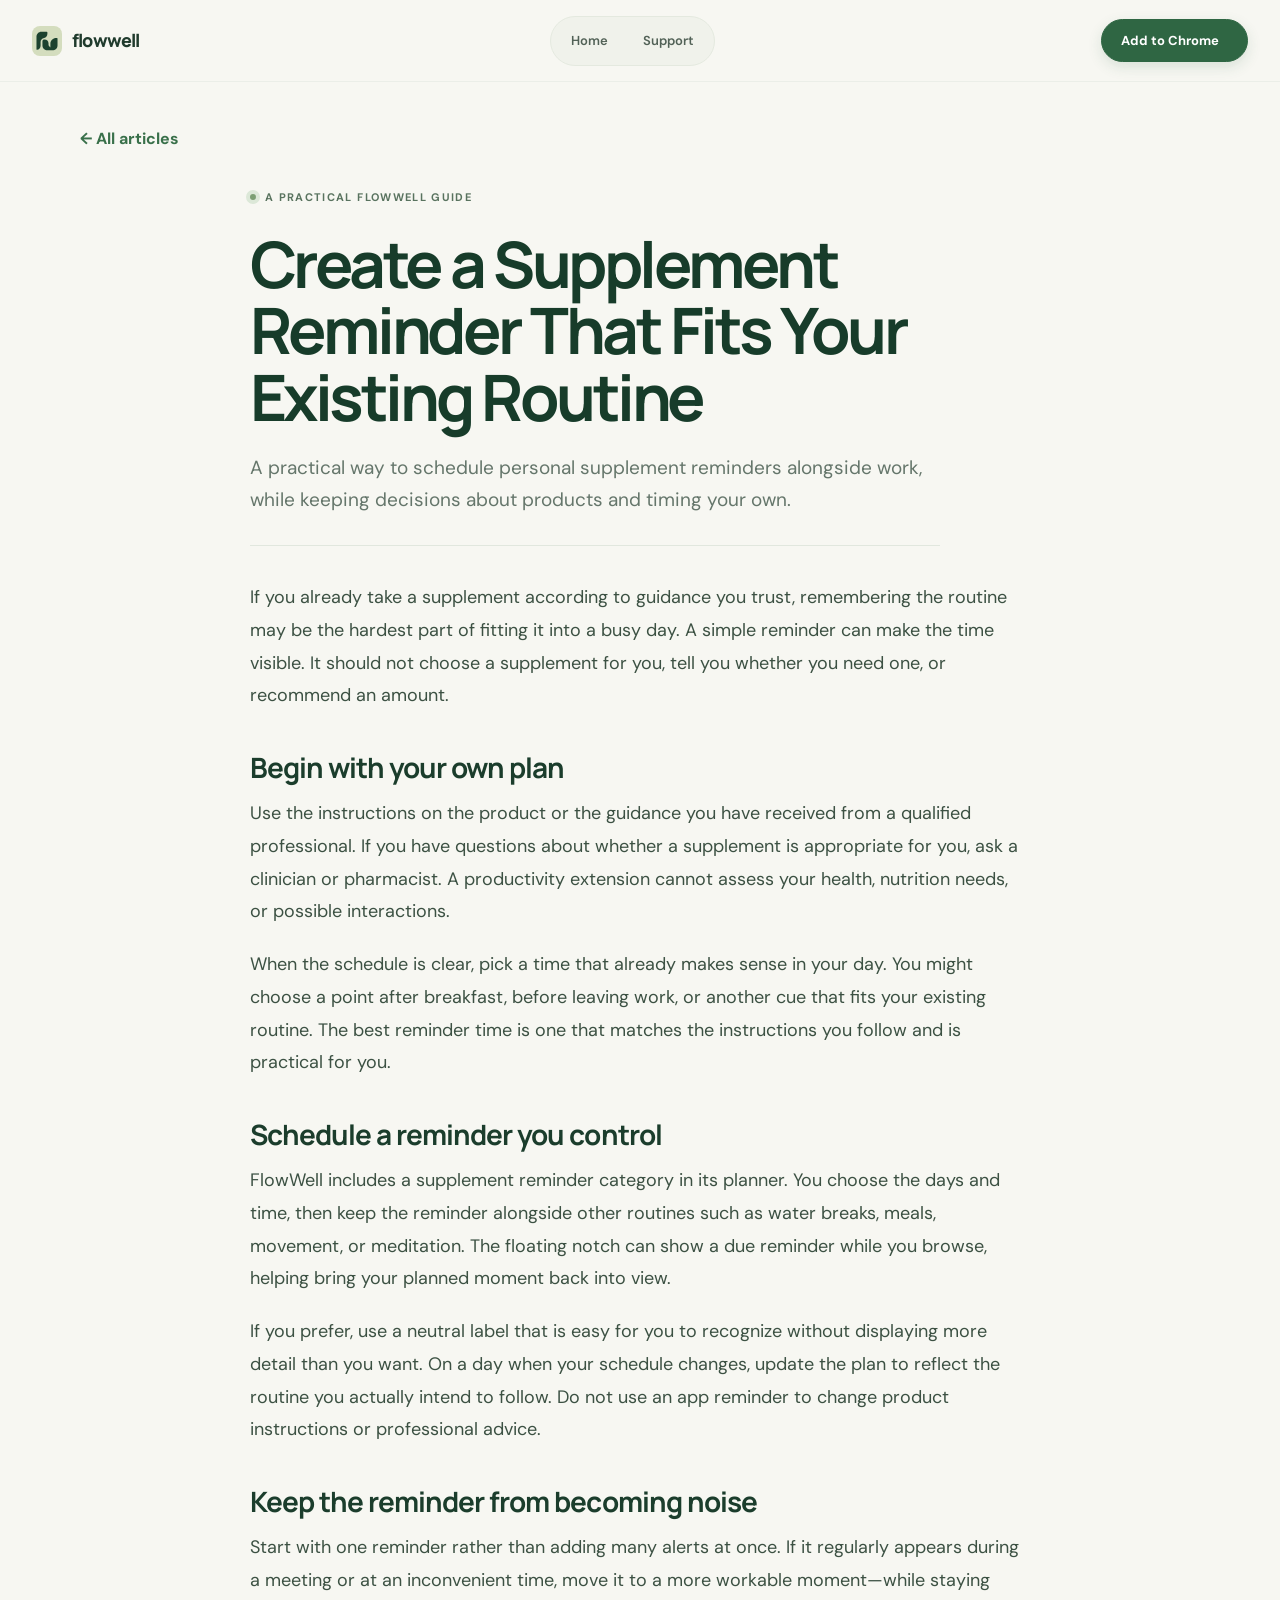
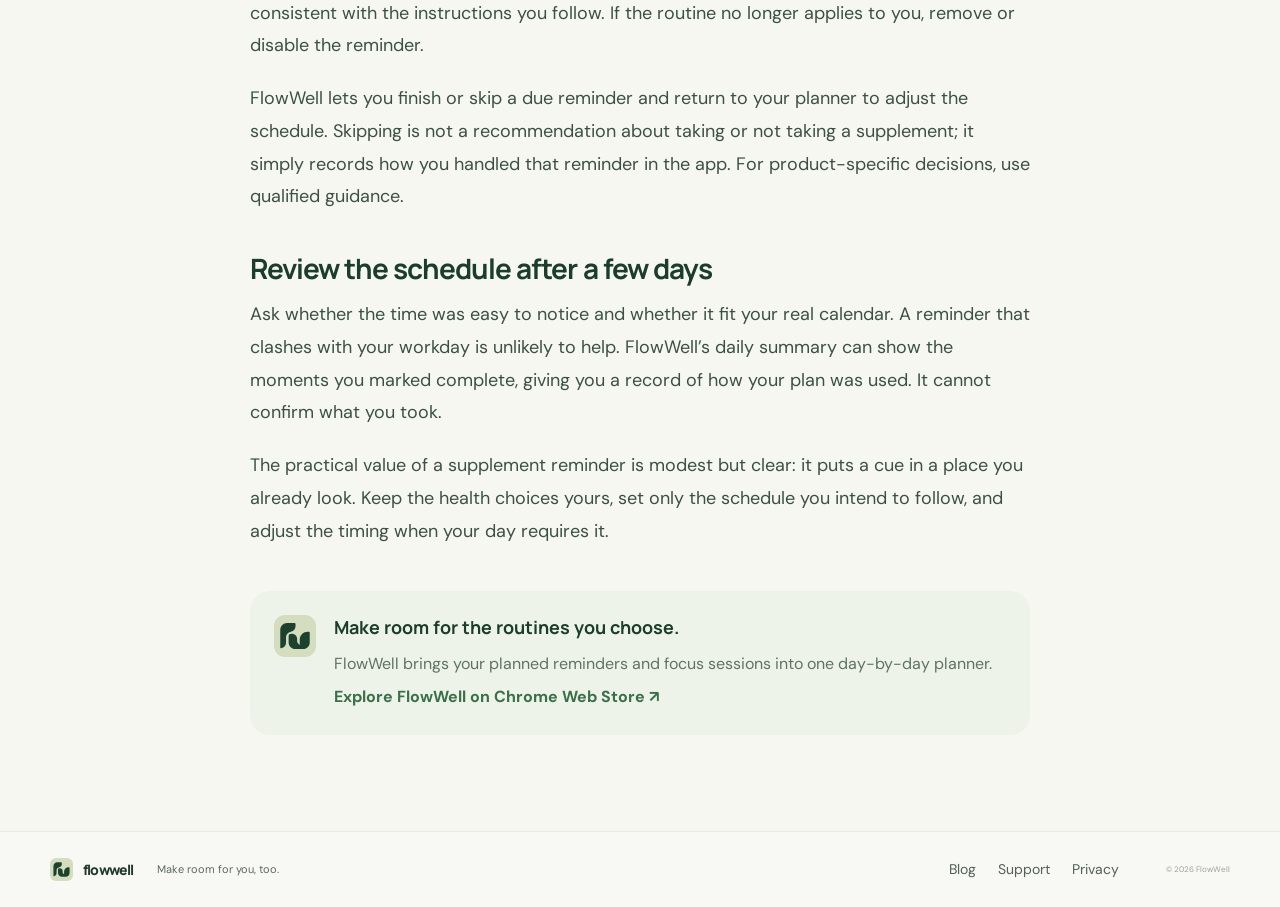
<file: blog/supplement-reminder-routine/index.html>
<!doctype html><html lang="en"><head><meta charset="utf-8"><meta name="viewport" content="width=device-width,initial-scale=1"><meta name="theme-color" content="#f7f7f2"><meta name="description" content="A practical way to schedule personal supplement reminders alongside work, while keeping decisions about products and timing your own."><title>Create a Supplement Reminder That Fits Your Existing Routine — FlowWell</title><link rel="icon" type="image/svg+xml" href="/icon/flowwell.svg"><link rel="preconnect" href="https://fonts.googleapis.com"><link rel="preconnect" href="https://fonts.gstatic.com" crossorigin><link href="https://fonts.googleapis.com/css2?family=DM+Sans:wght@400;500;600;700&family=Manrope:wght@400;500;600;700;800&display=swap" rel="stylesheet"><link rel="stylesheet" href="/styles.css"></head><body class="subpage blog-page"><header class="site-header"><a class="brand" href="/" aria-label="FlowWell home"><img src="/icon/flowwell-friendly.svg" alt=""><span>flowwell</span></a><nav class="main-nav" aria-label="Main navigation"><a href="/">Home</a><a href="/support">Support</a></nav><a class="button button-small header-cta" href="https://chromewebstore.google.com/detail/flowwell/jfcfhemcnhclfepfifoajeejmgnkpngo" target="_blank" rel="noopener noreferrer">Add to Chrome <span aria-hidden="true">↗</span></a><button class="menu-toggle" aria-label="Open navigation" aria-expanded="false"><i></i><i></i></button></header><main class="blog-article-wrap"><a class="blog-back" href="/blog/">← All articles</a><article class="blog-article"><span class="eyebrow"><i class="eyebrow-dot"></i> A PRACTICAL FLOWWELL GUIDE</span><h1>Create a Supplement Reminder That Fits Your Existing Routine</h1><p class="blog-intro">A practical way to schedule personal supplement reminders alongside work, while keeping decisions about products and timing your own.</p><div class="blog-prose"><p>If you already take a supplement according to guidance you trust, remembering the routine may be the hardest part of fitting it into a busy day. A simple reminder can make the time visible. It should not choose a supplement for you, tell you whether you need one, or recommend an amount.</p>
<h2>Begin with your own plan</h2>
<p>Use the instructions on the product or the guidance you have received from a qualified professional. If you have questions about whether a supplement is appropriate for you, ask a clinician or pharmacist. A productivity extension cannot assess your health, nutrition needs, or possible interactions.</p>
<p>When the schedule is clear, pick a time that already makes sense in your day. You might choose a point after breakfast, before leaving work, or another cue that fits your existing routine. The best reminder time is one that matches the instructions you follow and is practical for you.</p>
<h2>Schedule a reminder you control</h2>
<p>FlowWell includes a supplement reminder category in its planner. You choose the days and time, then keep the reminder alongside other routines such as water breaks, meals, movement, or meditation. The floating notch can show a due reminder while you browse, helping bring your planned moment back into view.</p>
<p>If you prefer, use a neutral label that is easy for you to recognize without displaying more detail than you want. On a day when your schedule changes, update the plan to reflect the routine you actually intend to follow. Do not use an app reminder to change product instructions or professional advice.</p>
<h2>Keep the reminder from becoming noise</h2>
<p>Start with one reminder rather than adding many alerts at once. If it regularly appears during a meeting or at an inconvenient time, move it to a more workable moment—while staying consistent with the instructions you follow. If the routine no longer applies to you, remove or disable the reminder.</p>
<p>FlowWell lets you finish or skip a due reminder and return to your planner to adjust the schedule. Skipping is not a recommendation about taking or not taking a supplement; it simply records how you handled that reminder in the app. For product-specific decisions, use qualified guidance.</p>
<h2>Review the schedule after a few days</h2>
<p>Ask whether the time was easy to notice and whether it fit your real calendar. A reminder that clashes with your workday is unlikely to help. FlowWell’s daily summary can show the moments you marked complete, giving you a record of how your plan was used. It cannot confirm what you took.</p>
<p>The practical value of a supplement reminder is modest but clear: it puts a cue in a place you already look. Keep the health choices yours, set only the schedule you intend to follow, and adjust the timing when your day requires it.</p></div><aside class="blog-product-note"><img src="/icon/flowwell-friendly.svg" alt=""><div><b>Make room for the routines you choose.</b><p>FlowWell brings your planned reminders and focus sessions into one day-by-day planner.</p><a href="https://chromewebstore.google.com/detail/flowwell/jfcfhemcnhclfepfifoajeejmgnkpngo" target="_blank" rel="noopener noreferrer">Explore FlowWell on Chrome Web Store ↗</a></div></aside></article></main><footer class="site-footer"><a class="brand footer-brand" href="/"><img src="/icon/flowwell-friendly.svg" alt=""><span>flowwell</span></a><span class="footer-note">Make room for you, too.</span><nav><a href="/blog/">Blog</a><a href="/support">Support</a><a href="/privacy">Privacy</a></nav><small>© 2026 FlowWell</small></footer><script src="/app.js" defer></script></body></html>
</file>
<file: styles.css>
:root{--paper:#f7f7f2;--ink:#203b2d;--muted:#657268;--green:#457853;--green-dark:#183a2b;--mint:#e6eee4;--line:#e3e7df;--serif:Georgia,'Times New Roman',serif;--sans:'DM Sans',sans-serif;--display:'Manrope',sans-serif;--ease:cubic-bezier(.2,.75,.25,1)}*{box-sizing:border-box}html{scroll-behavior:smooth;scroll-padding-top:100px}body{margin:0;background:var(--paper);color:var(--ink);font-family:var(--sans);-webkit-font-smoothing:antialiased}a{color:inherit;text-decoration:none}button{font:inherit}button:focus-visible,a:focus-visible,summary:focus-visible{outline:3px solid #8ba97c;outline-offset:4px;border-radius:4px}.section-wrap{width:min(1180px,calc(100% - 64px));margin-inline:auto}.site-header{height:82px;padding:0 max(32px,calc((100vw - 1320px)/2));display:flex;align-items:center;justify-content:space-between;position:sticky;top:0;z-index:20;background:#f7f7f2eF;backdrop-filter:blur(18px);border-bottom:1px solid #e7eae3b8;animation:header-in .7s var(--ease) both}.brand{display:flex;align-items:center;gap:10px;font-family:var(--display);font-size:18px;font-weight:800;letter-spacing:-.8px}.brand img{width:30px;height:30px}.main-nav{display:flex;gap:37px;margin-left:60px}.main-nav a,.site-footer nav a{font-size:12px;color:#526257;transition:color .2s}.main-nav a:hover,.site-footer nav a:hover{color:#34704b}.button{min-height:50px;padding:0 23px;background:#2f6643;color:white;border:1px solid #2f6643;display:inline-flex;align-items:center;justify-content:center;gap:17px;border-radius:999px;font-size:13px;font-weight:700;box-shadow:0 7px 18px #2f66432b;transition:transform .25s var(--ease),box-shadow .25s,background .25s}.button:hover{transform:translateY(-3px);box-shadow:0 12px 25px #2f66443a;background:#244f35}.button span{font-size:16px;transition:transform .25s}.button:hover span{transform:translate(2px,-2px)}.button-small{min-height:39px;padding:0 17px;font-size:11px;gap:12px}.menu-toggle{display:none}.hero{min-height:650px;padding-top:95px;padding-bottom:92px;display:grid;grid-template-columns:.92fr 1.08fr;gap:34px;align-items:center}.eyebrow{display:inline-flex;align-items:center;gap:9px;font-size:9px;letter-spacing:1.55px;font-weight:700;color:#59735f}.eyebrow-dot{width:6px;height:6px;border-radius:50%;background:#7d9f74;box-shadow:0 0 0 4px #dce8d8;animation:dot-breathe 2.6s ease-in-out infinite}.hero h1,.subpage-hero h1{margin:24px 0 20px;font-family:var(--display);font-size:clamp(52px,6vw,80px);line-height:.99;letter-spacing:-5.5px;font-weight:600;color:#1b3829}.serene-word,h2 em,.subpage-hero h1 em{font-family:var(--serif);font-weight:400;letter-spacing:-4px;color:#6d9875}.hero-lede{max-width:418px;color:#67746b;font-size:15px;line-height:1.8}.hero-actions{margin-top:28px;display:flex;align-items:center;gap:26px}.text-link{font-size:12px;font-weight:700;color:#376d48;display:inline-flex;align-items:center;gap:9px}.text-link span{transition:transform .2s}.text-link:hover span{transform:translate(4px,-2px)}.hero-note{display:flex;align-items:center;gap:12px;margin-top:36px;color:#728075;font-size:10px}.tiny-avatars{display:flex;padding-left:4px}.tiny-avatars img{width:24px;height:24px;border-radius:50%;border:2px solid var(--paper);margin-left:-4px}.hero-art{position:relative;min-height:480px;display:grid;place-items:center;isolation:isolate}.browser-frame{width:min(590px,100%);height:376px;position:relative;z-index:2;overflow:visible;border:1px solid #d8dfd6;border-radius:15px;background:#fff;box-shadow:0 32px 75px #24422a16,0 2px 6px #1b382911;transform:perspective(1200px) rotateY(-5deg) rotateX(1deg);animation:frame-float 7s ease-in-out infinite}.browser-bar{height:41px;border-bottom:1px solid #eef0ec;display:flex;align-items:center;padding:0 13px;gap:20px}.traffic{display:flex;gap:5px}.traffic i{width:7px;height:7px;border-radius:50%;background:#e9ad9e}.traffic i:nth-child(2){background:#ecd9a3}.traffic i:nth-child(3){background:#b2ceb0}.address-pill{width:210px;margin:auto;background:#f4f6f2;border-radius:5px;padding:5px 10px;text-align:center;font-size:8px;color:#9aa49b}.lock{color:#84a185}.browser-dots{font-size:10px;color:#aab3a9;letter-spacing:2px}.browser-page{height:335px;padding:19px 24px;overflow:hidden;border-radius:0 0 15px 15px;background:#fbfcf8}.page-top{display:flex;justify-content:space-between;color:#8f9d8c;font-size:7px;letter-spacing:.5px}.page-logo{font-weight:800;letter-spacing:1.7px;color:#516f57}.page-body{width:270px;margin:35px auto}.page-kicker{font-family:var(--serif);font-style:italic;color:#95a592;font-size:11px}.page-title-lines{margin-top:9px}.page-title-lines b{display:block;width:180px;height:11px;margin:5px 0;background:#dfe7dc;border-radius:10px}.page-title-lines b:nth-child(2){width:135px}.page-line{display:block;width:220px;height:4px;margin-top:12px;background:#ebefea;border-radius:4px}.page-line.short{width:175px;margin-top:6px}.page-photo{position:relative;margin-top:18px;height:89px;border-radius:6px;overflow:hidden;background:linear-gradient(145deg,#e9edda,#d8e5d9 55%,#c7d7c9)}.sun{position:absolute;width:32px;height:32px;background:#ead8b8;border-radius:50%;top:17px;right:52px}.hill{position:absolute;bottom:-24px;width:190px;height:95px;border-radius:50% 50% 0 0}.hill-a{left:-20px;background:#9eaf94;transform:rotate(-8deg)}.hill-b{right:-37px;background:#829b85;bottom:-41px;transform:rotate(8deg)}.art-orbit{position:absolute;border:1px solid #dfe8db;border-radius:50%;z-index:-1;animation:orbit-breathe 8s ease-in-out infinite}.orbit-one{width:500px;height:500px}.orbit-two{width:425px;height:425px;animation-delay:-4s}.notch-demo{--n-bg:#fbfaf6;--n-panel:#f0f3ed;--n-ink:#26362d;--n-muted:#718076;--n-border:#e0e6dd;--n-accent:#477b53;--n-ring:#72a579;position:absolute;z-index:5;top:19px;left:50%;width:min(352px,calc(100% - 24px));transform:translateX(-50%);overflow:hidden;border:1px solid var(--n-border);border-radius:22px;background:var(--n-bg);color:var(--n-ink);box-shadow:0 17px 42px #24372733;transition:height .48s var(--ease),border-radius .4s,background .4s,color .4s}.notch-demo.gamified{--n-bg:#fbfaff;--n-panel:#f0ecf8;--n-ink:#302c45;--n-muted:#77728c;--n-border:#e1ddee;--n-accent:#7056aa;--n-ring:#9879d3}.notch-demo.workout{--n-bg:#19191c;--n-panel:#28282b;--n-ink:#f8f6f3;--n-muted:#b8b5b5;--n-border:#39393d;--n-accent:#ff906c;--n-ring:#ff906c}.notch-capsule{width:100%;height:58px;padding:0 14px;border:0;background:transparent;color:inherit;display:flex;align-items:center;gap:10px;text-align:left;cursor:pointer}.notch-capsule img{width:28px;height:28px;transition:transform .4s}.notch-capsule:hover img{transform:rotate(-9deg) scale(1.05)}.notch-title{min-width:0;flex:1;display:flex;flex-direction:column;gap:4px}.notch-title b{font-size:11px;white-space:nowrap;overflow:hidden;text-overflow:ellipsis}.notch-title small{font-size:7px;letter-spacing:.8px;color:var(--n-muted);font-weight:700}.notch-ring{width:21px;height:21px;border-radius:50%;background:conic-gradient(var(--n-ring) 41%,#e0e6df 0);display:grid;place-items:center;transition:transform .4s}.notch-ring i{width:15px;height:15px;background:var(--n-bg);border-radius:50%}.notch-chevron{font-size:14px;color:var(--n-muted);transition:transform .35s}.notch-demo.collapsed .notch-chevron{transform:rotate(180deg)}.notch-details{padding:2px 13px 12px;animation:detail-in .45s var(--ease) both}.notch-demo.collapsed .notch-details{display:none}.notch-greeting{display:flex;justify-content:space-between;align-items:center;padding:9px 3px 12px}.notch-greeting div{display:flex;flex-direction:column;gap:5px}.notch-greeting small{color:var(--n-muted);font-size:7px;letter-spacing:1px;font-weight:700}.notch-greeting b{font-size:13px;letter-spacing:-.3px}.mood-mark{display:grid;place-items:center;width:29px;height:29px;border-radius:50%;background:var(--n-panel);color:var(--n-accent);font-size:16px;animation:mood-turn 16s linear infinite}.reminder-preview{padding:10px 11px;border-radius:12px;border:1px solid var(--n-border);background:var(--n-panel);animation:card-pop .6s var(--ease) both}.reminder-meta{display:flex;justify-content:space-between;margin-bottom:8px;font-size:7px;letter-spacing:.6px;font-weight:700;color:var(--n-muted)}.reminder-preview>b{font-size:11px}.reminder-preview p{margin:6px 0 9px;font-size:9px;color:var(--n-muted)}.notch-actions{display:flex;gap:6px}.notch-actions span{padding:6px 9px;border:1px solid var(--n-border);border-radius:7px;color:var(--n-ink);font-size:8px;font-weight:600;background:var(--n-bg)}.notch-actions span:first-child{background:var(--n-accent);color:#fff;border-color:var(--n-accent)}.notch-foot{display:flex;justify-content:space-between;padding:10px 2px 1px;font-size:7px;color:var(--n-muted)}.notch-foot b{color:var(--n-accent)}.art-caption{position:absolute;left:50%;top:410px;transform:translateX(-50%);z-index:3;white-space:nowrap;color:#8a988b;font-size:8px;letter-spacing:1.5px;font-weight:700}.caption-pulse{display:inline-block;width:6px;height:6px;margin-right:7px;border-radius:50%;background:#7fa57b;animation:dot-breathe 2s infinite}.float-chip{position:absolute;z-index:6;padding:11px 14px;display:flex;gap:10px;align-items:center;background:#fff;border:1px solid #e2e7e0;border-radius:12px;box-shadow:0 10px 25px #253b291b;animation:chip-float 5s ease-in-out infinite}.float-chip span:not(.chip-icon):not(.chip-check){display:flex;flex-direction:column;gap:4px}.float-chip b{font-size:10px}.float-chip small{font-size:6px;letter-spacing:.8px;color:#829087}.chip-icon,.chip-check{width:26px;height:26px;border-radius:50%;display:grid;place-items:center;background:#e8efe5;color:#457853}.chip-top{top:100px;right:-9px}.chip-bottom{bottom:59px;left:-2px;animation-delay:-2.5s}.ticker{overflow:hidden;border-block:1px solid #e8ebe5;background:#f0f2ec}.ticker-track{width:max-content;height:52px;display:flex;align-items:center;gap:36px;animation:ticker-scroll 32s linear infinite}.ticker span{font-size:8px;letter-spacing:1.8px;font-weight:700;color:#748476}.ticker i{color:#9bad91;font-size:11px;font-style:normal}.intro{padding-top:130px;padding-bottom:127px}.section-heading{text-align:center;max-width:600px;margin:0 auto 48px}.section-heading h2,.personality-heading h2,.routine-copy h2,.privacy-content h2,.faq-heading h2,.notch-copy h2{font-family:var(--display);font-weight:550;letter-spacing:-2.4px;line-height:1.07;font-size:clamp(34px,4vw,48px);margin:18px 0 14px}.section-heading h2 em,.personality-heading h2 em,.routine-copy h2 em,.privacy-content h2 em,.faq-heading h2 em,.notch-copy h2 em{letter-spacing:-2px}.section-heading p,.personality-heading>p,.routine-copy>p,.privacy-content>p,.notch-copy>p{max-width:490px;margin:0 auto;color:#738075;font-size:12px;line-height:1.8}.story-grid{display:grid;grid-template-columns:repeat(3,1fr);gap:16px}.story-card{position:relative;min-height:360px;border:1px solid #e2e7df;border-radius:15px;background:#fbfcf9;padding:21px;overflow:hidden;transition:transform .35s var(--ease),box-shadow .35s,border-color .3s}.story-card:hover{transform:translateY(-6px);box-shadow:0 18px 37px #213a2814;border-color:#d4dfd2}.card-index{font-size:8px;letter-spacing:1px;color:#91a091;font-weight:700}.mini-calendar{margin-top:21px;padding:14px;background:white;border:1px solid #edf0eb;border-radius:10px;box-shadow:0 4px 14px #1f3a2508}.calendar-head{display:flex;justify-content:space-between;font-size:9px;color:#45594a}.calendar-head span{color:#9aa69b}.week-row{display:grid;grid-template-columns:repeat(5,1fr);margin:14px 0 10px}.week-row span{display:flex;flex-direction:column;align-items:center;gap:4px;padding:5px 0;color:#99a49a}.week-row small{font-size:6px;letter-spacing:.6px}.week-row b{font-size:9px;font-weight:500}.week-row .active{border-radius:7px;background:#e8f0e4;color:#3f754b}.agenda-row{display:flex;align-items:center;gap:8px;padding:8px 0;border-top:1px solid #f0f2ed}.agenda-dot{width:6px;height:6px;border-radius:50%;background:#80a680}.agenda-dot.lilac{background:#9985c1}.agenda-row>span{display:flex;flex-direction:column;gap:3px;flex:1}.agenda-row b{font-size:8px}.agenda-row small{font-size:6px;color:#8b988c}.agenda-row strong{font-size:9px;color:#68906b}.agenda-clock{color:#9b8bc4!important}.story-card h3{margin:19px 0 7px;font-family:var(--display);font-size:15px;letter-spacing:-.4px}.story-card>p{margin:0;color:#7b877d;font-size:10px;line-height:1.65}.focus-card{background:#f1f3ed}.focus-visual{height:201px;position:relative;display:grid;place-items:center;overflow:hidden}.focus-halo{position:absolute;width:156px;height:156px;border:1px solid #d8e1d3;border-radius:50%;animation:halo 5s ease-in-out infinite}.focus-halo:before,.focus-halo:after{content:'';position:absolute;inset:13px;border:1px solid #dce5d8;border-radius:50%}.focus-halo:after{inset:27px}.focus-disc{width:126px;height:126px;border-radius:50%;background:#fff;box-shadow:0 6px 20px #34553812;display:flex;flex-direction:column;align-items:center;justify-content:center;position:relative}.focus-disc>span{font-size:6px;letter-spacing:1px;color:#829183;font-weight:700}.focus-disc>b{margin:6px 0;font-size:25px;font-family:var(--display);letter-spacing:-1.5px;font-weight:600;color:#315b3a;font-variant-numeric:tabular-nums}.focus-disc>b span{color:#80a480}.focus-disc small{font-size:7px;color:#829183}.focus-dot{position:absolute;width:8px;height:8px;border-radius:50%;background:#6d9875;box-shadow:0 0 0 5px #e4ebe0}.dot-a{top:35px;left:77px}.dot-b{bottom:29px;right:76px;width:5px;height:5px}.focus-label{position:absolute;right:9px;top:35px;font-family:var(--serif);font-size:9px;line-height:1.35;font-style:italic;color:#8d9e8c}.summary-card{background:#fbfaf6}.summary-top{display:flex;flex-direction:column;gap:5px;margin-top:19px}.summary-top span{font-size:7px;color:#91a091;letter-spacing:1px;font-weight:700}.summary-top b{font-family:var(--display);font-size:13px}.summary-complete{display:flex;gap:12px;align-items:center;padding:15px 0}.summary-ring{width:51px;height:51px;display:grid;place-items:center;border-radius:50%;background:conic-gradient(#77a276 67%,#e4e9df 0);position:relative}.summary-ring:before{content:'';position:absolute;inset:5px;border-radius:50%;background:#fbfaf6}.summary-ring span{position:relative;font-family:var(--display);font-size:16px;font-weight:700}.summary-ring small{font-size:8px;color:#849186}.summary-complete>div:last-child{display:flex;flex-direction:column;gap:4px}.summary-complete>div:last-child b{font-size:8px}.summary-complete>div:last-child small{font-size:7px;color:#849186}.summary-stats{display:grid;grid-template-columns:1fr 1fr;gap:6px}.summary-stats div{padding:8px;background:#f3f4ef;border-radius:7px;display:flex;flex-direction:column;gap:4px}.summary-stats span{font-size:7px;color:#829084}.summary-stats b{font-size:9px}.notch-section{padding:92px 0;background:#edf1e9;overflow:hidden}.notch-section-inner{display:grid;grid-template-columns:.8fr 1.2fr;gap:60px;align-items:center}.notch-copy h2{margin-top:20px}.notch-copy>p{margin:0;max-width:390px}.state-buttons{display:flex;flex-wrap:wrap;gap:7px;margin-top:27px}.state-btn{border:1px solid #d5ded2;border-radius:999px;background:transparent;color:#68796b;padding:9px 12px;font-size:9px;cursor:pointer;transition:all .2s}.state-btn:hover{border-color:#8dab88;color:#345d3c}.state-btn.active{border-color:#477b53;background:#477b53;color:white;box-shadow:0 4px 12px #477b532a}.state-hint{display:flex;align-items:center;gap:9px;margin:13px 0 0;color:#89948a;font-size:8px}.hint-line{width:19px;height:1px;background:#95a58f}.notch-stage{min-height:390px;display:grid;place-items:center;position:relative}.stage-browser{position:relative;width:min(545px,100%);height:332px;border:1px solid #d7ded6;border-radius:12px;background:#fbfcf9;box-shadow:0 22px 55px #30453118;transform:perspective(1000px) rotateY(4deg);transition:transform .5s var(--ease)}.stage-browser:hover{transform:perspective(1000px) rotateY(0) translateY(-3px)}.stage-top{height:35px;border-bottom:1px solid #e9ede7;display:flex;align-items:center;padding:0 12px;gap:16px}.stage-top .address-pill{width:190px}.stage-copy{padding:44px 58px}.stage-copy span{display:block;color:#91a18d;font-size:7px;letter-spacing:1.2px;font-weight:700}.stage-copy b{display:block;margin:11px 0 17px;font-family:var(--serif);font-size:24px;font-weight:400;line-height:1.2;color:#637961}.stage-copy i{display:block;width:184px;height:4px;margin:6px 0;border-radius:3px;background:#e7ece4}.stage-copy i:last-child{width:145px}.stage-browser .notch-demo{top:14px}.stage-browser .notch-demo.collapsed{height:59px}.stage-browser .notch-demo.focus-preview .notch-ring{background:conic-gradient(var(--n-ring) 72%,#e0e6df 0)}.notch-demo.focus-preview .reminder-preview{padding:10px 11px}.personality-section{padding-top:124px;padding-bottom:130px}.personality-heading{display:flex;justify-content:space-between;align-items:end;margin-bottom:34px}.personality-heading h2{margin-bottom:0}.personality-heading>p{margin:0 0 5px;max-width:320px}.personality-grid{display:grid;grid-template-columns:repeat(3,1fr);gap:14px}.personality-card{position:relative;min-height:329px;padding:20px;border-radius:13px;border:1px solid #e1e6de;background:#edf3ea;overflow:hidden;transition:transform .35s var(--ease),box-shadow .35s,border-color .3s}.personality-card:hover{transform:translateY(-6px);box-shadow:0 17px 32px #23422b18}.personality-top{display:flex;align-items:center;justify-content:space-between;font-size:7px;letter-spacing:1px;font-weight:700;color:#769079}.personality-check{width:17px;height:17px;border-radius:50%;display:grid;place-items:center;background:#dce8d8;color:#477b53;font-size:9px}.personality-logo{width:58px;height:58px;display:block;margin:24px 0 12px;filter:drop-shadow(0 6px 8px #31543817);transition:transform .4s var(--ease)}.personality-card:hover .personality-logo{transform:rotate(-5deg) scale(1.08)}.personality-card h3{margin:0;font-family:var(--display);font-size:20px;letter-spacing:-.7px}.personality-card p{max-width:265px;min-height:48px;margin:8px 0 15px;color:#718074;font-size:10px;line-height:1.65}.swatches{display:flex;gap:5px}.swatches i{width:19px;height:5px;border-radius:4px;background:#477b53}.swatches i:nth-child(2){background:#a7b99b}.swatches i:nth-child(3){background:#e2d5c5}.personality-select{position:absolute;right:17px;bottom:17px;padding:8px 10px;border:1px solid #d2dfd0;border-radius:999px;background:#f8faf6;color:#416c49;font-size:8px;font-weight:700;cursor:pointer;transition:all .2s}.personality-select:hover{background:#477b53;color:#fff;border-color:#477b53}.personality-select span{margin-left:8px}.gamified-card{background:#f1eef8;border-color:#e4dcef}.gamified-card .personality-top{color:#8070a5}.gamified-card .personality-check{background:#e5dff1;color:#7056aa}.gamified-card h3{color:#443660}.gamified-card p{color:#79728b}.gamified-card .swatches i{background:#7056aa}.gamified-card .swatches i:nth-child(2){background:#af9ad5}.gamified-card .swatches i:nth-child(3){background:#d6d1e2}.gamified-card .personality-select{color:#6c579d;background:#faf8fc;border-color:#ded6ec}.gamified-card .personality-select:hover{background:#7056aa;color:white}.plant-ornament{position:absolute;right:27px;top:91px;color:#a28bd0;font-size:29px;opacity:.65;animation:plant-sway 4s ease-in-out infinite}.workout-card{background:#202124;border-color:#343539;color:#f3f1ef}.workout-card .personality-top{color:#b6a8a2}.workout-card .personality-check{color:#fa997b;background:#383235}.workout-card p{color:#b0adb0}.workout-card .swatches i{background:#ff906c}.workout-card .swatches i:nth-child(2){background:#778d75}.workout-card .swatches i:nth-child(3){background:#35363a}.workout-card .personality-select{background:#303034;border-color:#48484d;color:#ffab8f}.workout-card .personality-select:hover{background:#ff906c;color:#261a17;border-color:#ff906c}.motion-lines{position:absolute;right:20px;top:105px;width:63px;height:43px}.motion-lines i{position:absolute;right:0;width:28px;height:2px;border-radius:2px;background:#fa9273;transform:rotate(-37deg)}.motion-lines i:nth-child(2){top:11px;right:11px;width:20px;opacity:.7}.motion-lines i:nth-child(3){top:22px;right:23px;width:14px;opacity:.45}.routine-section{padding:102px 0;background:#f0f2ec;overflow:hidden}.routine-inner{display:grid;grid-template-columns:1fr 1fr;gap:80px;align-items:center}.routine-copy h2{margin-top:18px}.routine-copy>p{margin:0;max-width:415px}.routine-list{list-style:none;padding:0;margin:22px 0 0;display:grid;gap:11px;color:#607064;font-size:10px}.routine-list li{display:flex;align-items:center;gap:10px}.routine-list li span{width:19px;height:19px;display:grid;place-items:center;border-radius:50%;background:#e1eade;color:#618966;font-size:10px}.routine-visual{min-height:360px;display:grid;place-items:center;position:relative}.routine-blob{width:310px;height:310px;position:absolute;border-radius:47% 53% 62% 38%/45% 41% 59% 55%;background:#e4ebdf;animation:blob-drift 11s ease-in-out infinite}.routine-note{position:relative;width:min(330px,90%);padding:20px;background:#fff;border:1px solid #e3e9e0;border-radius:14px;box-shadow:0 22px 48px #263f2a12;transform:rotate(2deg);animation:note-float 7s ease-in-out infinite}.note-overline{font-size:7px;letter-spacing:1.1px;font-weight:700;color:#94a092}.routine-item{display:flex;align-items:center;gap:10px;padding:14px 0;border-bottom:1px solid #f0f2ee}.routine-icon{width:29px;height:29px;border-radius:9px;display:grid;place-items:center;font-size:15px}.routine-icon.mint{background:#edf4e8;color:#628762}.routine-icon.peach{background:#faeee6;color:#bd8a6a}.routine-icon.lilac{background:#f1edf8;color:#917bb6}.routine-item>span:nth-child(2){display:flex;flex-direction:column;gap:4px;flex:1}.routine-item b{font-size:10px}.routine-item small{font-size:8px;color:#8b978d}.routine-item>i{font-style:normal;font-size:9px;color:#6b966f}.routine-item>i.routine-upcoming{color:#9da69d}.routine-add{padding-top:12px;color:#6f9271;font-size:9px;font-weight:700}.routine-spark{position:absolute;color:#90a989;font-size:17px}.spark-a{top:31px;right:33px;animation:spin 20s linear infinite}.spark-b{bottom:34px;left:32px;font-size:11px;animation:spin 13s linear infinite reverse}.privacy-strip{padding-top:116px;padding-bottom:125px;display:grid;grid-template-columns:90px 1.05fr 1fr;gap:35px;align-items:start}.privacy-mark{width:62px;height:62px;border:1px solid #dce6d8;border-radius:50%;display:grid;place-items:center;background:#eff4ec;color:#638966;font-size:30px;animation:slow-breathe 5s ease-in-out infinite}.privacy-content h2{font-size:38px}.privacy-content>p{max-width:420px;margin:0 0 17px}.privacy-lines{padding-top:8px}.privacy-lines div{display:grid;grid-template-columns:29px 1fr;gap:2px 10px;padding:12px 0;border-bottom:1px solid #e3e8e0}.privacy-lines div:first-child{border-top:1px solid #e3e8e0}.privacy-lines b{grid-row:span 2;color:#9aaa98;font-size:8px;letter-spacing:.6px}.privacy-lines span{font-weight:700;font-size:10px}.privacy-lines small{font-size:8px;color:#879388}.faq-section{padding-top:96px;padding-bottom:108px;border-top:1px solid #e7ebe4;display:grid;grid-template-columns:.75fr 1.25fr;gap:75px}.faq-heading h2{margin-bottom:18px}.faq-list details{border-bottom:1px solid #e2e8e0}.faq-list details:first-child{border-top:1px solid #e2e8e0}.faq-list summary{list-style:none;cursor:pointer;display:flex;justify-content:space-between;align-items:center;padding:17px 2px;font-family:var(--display);font-size:12px;font-weight:650}.faq-list summary::-webkit-details-marker{display:none}.faq-list summary span{color:#789375;font-size:17px;font-weight:400;transition:transform .3s}.faq-list details[open] summary span{transform:rotate(45deg)}.faq-list details p{margin:-2px 30px 17px 2px;color:#758177;font-size:10px;line-height:1.8;animation:detail-in .3s var(--ease)}.faq-list details a{text-decoration:underline;color:#386f49}.install-section{position:relative;overflow:hidden;min-height:390px;display:grid;place-items:center;background:#284f38;color:#f7f6ef;text-align:center}.install-inner{position:relative;z-index:2;padding:65px 24px;display:flex;flex-direction:column;align-items:center}.install-inner>img{width:45px;height:45px;margin-bottom:17px;filter:brightness(0) invert(1);opacity:.95}.install-inner .eyebrow{color:#b9cbb8}.install-inner h2{margin:16px 0 11px;font-family:var(--display);font-weight:550;font-size:39px;letter-spacing:-2px;line-height:1.07}.install-inner h2 em{font-family:var(--serif);font-weight:400;color:#bad2b5;letter-spacing:-1.5px}.install-inner p{margin:0 0 20px;color:#d1ddcf;font-size:10px}.button-light{background:#f7f7f2;color:#295238;border-color:#f7f7f2;box-shadow:0 7px 19px #142b1d44}.button-light:hover{background:#e6eee4;color:#295238}.install-note{margin-top:10px;font-size:8px;color:#b6c9b6}.install-flower{position:absolute;color:#52795e;opacity:.42;font-size:180px;line-height:1;animation:slow-breathe 9s ease-in-out infinite}.flower-one{left:8%;top:-50px}.flower-two{right:12%;bottom:-100px;font-size:220px;animation-delay:-4s}.flower-three{right:27%;top:29px;font-size:74px;animation:spin 38s linear infinite}.site-footer{min-height:76px;padding:20px max(32px,calc((100vw - 1180px)/2));display:flex;align-items:center;gap:23px;background:#f8f8f4}.footer-brand{font-size:14px}.footer-brand img{width:23px;height:23px}.footer-note{font-size:9px;color:#89948a}.site-footer nav{display:flex;gap:22px;margin-left:auto}.site-footer nav a{font-size:9px}.site-footer>small{font-size:8px;color:#9aa39b;margin-left:24px}.reveal{opacity:0;transform:translateY(20px);transition:opacity .8s var(--ease),transform .8s var(--ease)}.reveal.visible{opacity:1;transform:translateY(0)}.story-grid .reveal:nth-child(2),.personality-grid .reveal:nth-child(2){transition-delay:.1s}.story-grid .reveal:nth-child(3),.personality-grid .reveal:nth-child(3){transition-delay:.2s}
/* Support and privacy pages */
.subpage-main{padding-top:44px;padding-bottom:110px}.back-link{display:inline-flex;color:#78877a;font-size:10px;transition:transform .2s,color .2s}.back-link:hover{transform:translateX(-3px);color:#376d48}.subpage-hero{max-width:780px;padding:58px 0 48px}.subpage-hero h1{font-size:clamp(48px,6vw,70px);letter-spacing:-4px;margin:20px 0 17px}.subpage-hero h1 em{letter-spacing:-3px}.subpage-hero>p{max-width:600px;color:#738075;font-size:13px;line-height:1.8}.help-layout{display:grid;grid-template-columns:190px 1fr;gap:85px;align-items:start}.help-toc{position:sticky;top:110px;display:grid;gap:14px;padding:17px 0;border-top:1px solid var(--line)}.help-toc b{font-size:8px;letter-spacing:1px;color:#93a092;margin-bottom:4px}.help-toc a{font-size:10px;color:#6e7b70;transition:color .2s,transform .2s}.help-toc a:hover{color:#376d48;transform:translateX(3px)}.help-content section,.privacy-document>section{display:grid;grid-template-columns:34px 1fr;gap:16px;padding:25px 0;border-top:1px solid var(--line);scroll-margin-top:100px}.help-number,.doc-number{font-size:8px;color:#93a18f;letter-spacing:.5px;padding-top:5px}.help-content h2,.privacy-document h2{font-family:var(--display);font-size:17px;letter-spacing:-.4px;font-weight:650;margin:0 0 10px}.help-content p,.privacy-document p,.privacy-document li{font-size:11px;color:#6d796f;line-height:1.85;margin:0 0 9px}.help-content ol,.privacy-document ul{padding-left:18px;margin:10px 0 0}.help-content li{font-size:10px;color:#6d796f;line-height:1.8;padding-left:4px}.help-content details{border-top:1px solid #e8ebe5}.help-content details:last-child{border-bottom:1px solid #e8ebe5}.help-content summary{padding:13px 0;list-style:none;display:flex;justify-content:space-between;cursor:pointer;font-size:10px;font-weight:650}.help-content summary::-webkit-details-marker{display:none}.help-content summary span{color:#789375}.help-content details p{padding:0 20px 11px 0;margin:0;animation:detail-in .3s var(--ease)}.contact-card{margin-top:27px;padding:20px;display:flex;align-items:flex-start;gap:14px;border-radius:12px;background:#edf2ea;border:1px solid #e1e9df}.contact-icon{width:30px;height:30px;display:grid;place-items:center;border-radius:50%;background:#e0ebdc;color:#4d7c54}.contact-card b{font-size:11px}.contact-card p{margin:6px 0;font-size:10px}.contact-card strong{color:#526456}.contact-card small{font-size:8px;color:#8a958b}.privacy-document{max-width:850px}.privacy-summary{padding:22px 25px;margin-bottom:30px;background:#edf2e9;border-radius:12px;border:1px solid #e1e9df}.privacy-summary>span{font-size:8px;letter-spacing:1.1px;color:#789076;font-weight:700}.privacy-summary p{font-family:var(--display);font-size:14px;line-height:1.7;letter-spacing:-.2px;color:#425b47;margin:8px 0 0}.privacy-document code{padding:2px 5px;border-radius:4px;background:#eff1eb;color:#56705a;font-size:10px}.privacy-document strong{color:#506256}.review-note{padding:9px 11px;background:#f0f2ec;border-radius:6px;font-size:9px!important}.privacy-next{display:flex;align-items:center;justify-content:space-between;padding-top:23px;border-top:1px solid var(--line);font-size:10px;font-weight:700;color:#617063}.subpage .site-footer{border-top:1px solid #e7ebe4}
@keyframes header-in{from{opacity:0;transform:translateY(-9px)}to{opacity:1;transform:translateY(0)}}@keyframes dot-breathe{0%,100%{box-shadow:0 0 0 4px #dce8d8;transform:scale(1)}50%{box-shadow:0 0 0 6px #dce8d866;transform:scale(.86)}}@keyframes frame-float{0%,100%{transform:perspective(1200px) rotateY(-5deg) rotateX(1deg) translateY(0)}50%{transform:perspective(1200px) rotateY(-5deg) rotateX(1deg) translateY(-7px)}}@keyframes orbit-breathe{0%,100%{transform:scale(.98);opacity:.65}50%{transform:scale(1.025);opacity:1}}@keyframes chip-float{0%,100%{transform:translateY(0) rotate(-2deg)}50%{transform:translateY(-7px) rotate(-1deg)}}@keyframes ticker-scroll{to{transform:translateX(-50%)}}@keyframes halo{0%,100%{transform:scale(.97);opacity:.75}50%{transform:scale(1.05);opacity:1}}@keyframes mood-turn{to{transform:rotate(360deg)}}@keyframes detail-in{from{opacity:0;transform:translateY(-5px)}to{opacity:1;transform:translateY(0)}}@keyframes card-pop{from{opacity:.6;transform:translateY(7px) scale(.985)}to{opacity:1;transform:translateY(0) scale(1)}}@keyframes plant-sway{0%,100%{transform:rotate(-6deg) translateY(0)}50%{transform:rotate(7deg) translateY(-4px)}}@keyframes blob-drift{0%,100%{border-radius:47% 53% 62% 38%/45% 41% 59% 55%;transform:rotate(0)}50%{border-radius:58% 42% 47% 53%/56% 55% 45% 44%;transform:rotate(8deg)}}@keyframes note-float{0%,100%{transform:rotate(2deg) translateY(0)}50%{transform:rotate(1deg) translateY(-6px)}}@keyframes slow-breathe{0%,100%{transform:scale(.97);opacity:.85}50%{transform:scale(1.04);opacity:1}}@keyframes spin{to{transform:rotate(360deg)}}
@media(max-width:950px){.site-header{padding-inline:26px}.hero{grid-template-columns:.85fr 1.15fr;gap:15px;min-height:610px;padding-top:70px}.hero h1{font-size:63px}.hero-art{min-height:420px}.browser-frame{height:345px}.browser-page{height:304px}.notch-demo{width:min(320px,calc(100% - 20px))}.art-orbit.orbit-one{width:420px;height:420px}.orbit-two{width:360px;height:360px}.float-chip{padding:9px 10px}.chip-top{right:-8px}.notch-section-inner{gap:35px}.faq-section{gap:42px}.routine-inner{gap:40px}.privacy-strip{grid-template-columns:66px 1.05fr 1fr;gap:22px}}
@media(max-width:700px){html{scroll-padding-top:76px}.section-wrap{width:calc(100% - 40px)}.site-header{height:68px;padding-inline:20px}.brand{font-size:16px}.brand img{width:27px;height:27px}.main-nav{display:none;position:absolute;left:0;right:0;top:68px;margin:0;padding:18px 21px 22px;background:#f7f7f2;border-bottom:1px solid var(--line);box-shadow:0 13px 20px #213b2910}.main-nav.open{display:grid;gap:18px}.main-nav a{font-size:12px}.header-cta{margin-left:auto;margin-right:12px}.menu-toggle{display:flex;width:34px;height:34px;border:1px solid var(--line);background:transparent;border-radius:50%;flex-direction:column;align-items:center;justify-content:center;gap:4px;cursor:pointer}.menu-toggle i{width:12px;height:1.5px;background:#52705a;transition:transform .2s}.menu-toggle[aria-expanded=true] i:first-child{transform:translateY(2.75px) rotate(45deg)}.menu-toggle[aria-expanded=true] i:last-child{transform:translateY(-2.75px) rotate(-45deg)}.hero{width:calc(100% - 40px);display:flex;flex-direction:column;align-items:stretch;gap:4px;padding-top:62px;padding-bottom:59px}.hero-copy{position:relative;z-index:2}.hero h1{font-size:clamp(55px,12vw,72px);letter-spacing:-4.5px;margin:19px 0 15px}.serene-word{letter-spacing:-3px}.hero-lede{font-size:13px;max-width:430px}.hero-actions{margin-top:21px}.hero-note{margin-top:21px}.hero-art{width:100%;min-height:390px;margin-top:20px}.browser-frame{width:min(540px,100%);height:330px;transform:none;animation:frame-float-mobile 7s ease-in-out infinite}.browser-page{height:289px}.page-body{margin-top:28px}.notch-demo{top:17px;width:min(345px,calc(100% - 20px))}.art-caption{top:355px}.float-chip.chip-top{top:80px;right:-2px}.float-chip.chip-bottom{bottom:39px;left:-3px}.art-orbit.orbit-one{width:350px;height:350px}.orbit-two{width:300px;height:300px}.ticker-track{height:45px;gap:24px}.intro{padding-top:80px;padding-bottom:78px}.section-heading{margin-bottom:30px}.section-heading h2,.personality-heading h2,.routine-copy h2,.privacy-content h2,.faq-heading h2,.notch-copy h2{font-size:37px}.story-grid{grid-template-columns:1fr;gap:11px}.story-card{min-height:auto;padding:19px}.mini-calendar{max-width:400px}.focus-visual{height:190px}.story-card h3{margin-top:13px}.notch-section{padding:69px 0}.notch-section-inner{grid-template-columns:1fr;gap:22px}.notch-copy>p{margin:0}.state-buttons{margin-top:20px}.notch-stage{min-height:310px}.stage-browser{height:300px}.stage-copy{padding:43px 35px}.stage-browser .notch-demo{top:12px}.personality-section{padding-top:80px;padding-bottom:82px}.personality-heading{display:block;margin-bottom:25px}.personality-heading>p{margin:15px 0 0}.personality-grid{grid-template-columns:1fr;gap:10px}.personality-card{min-height:280px}.personality-card p{max-width:330px;min-height:0}.personality-logo{margin-top:20px}.routine-section{padding:68px 0}.routine-inner{grid-template-columns:1fr;gap:15px}.routine-visual{min-height:330px}.routine-blob{width:280px;height:280px}.privacy-strip{padding-top:77px;padding-bottom:78px;grid-template-columns:45px 1fr;gap:15px}.privacy-mark{width:43px;height:43px;font-size:22px}.privacy-content h2{font-size:34px}.privacy-content>p{font-size:11px}.privacy-lines{grid-column:2}.faq-section{padding-top:69px;padding-bottom:73px;grid-template-columns:1fr;gap:20px}.faq-heading{display:grid;grid-template-columns:1fr auto;align-items:end}.faq-heading .eyebrow{grid-column:1/-1}.faq-heading h2{font-size:36px;margin:13px 0 0}.faq-heading>.text-link{padding-bottom:4px}.faq-list summary{font-size:11px;padding:15px 1px}.install-section{min-height:345px}.install-inner h2{font-size:34px}.flower-one{left:-52px}.flower-two{right:-75px}.flower-three{right:10%}.site-footer{padding:19px 20px;display:grid;grid-template-columns:1fr auto;gap:10px}.footer-brand{grid-column:1}.footer-note{grid-row:2}.site-footer nav{grid-column:2;grid-row:1;gap:13px}.site-footer>small{grid-column:2;grid-row:2;margin:0;text-align:right}.subpage-main{padding-top:30px;padding-bottom:76px}.subpage-hero{padding:45px 0 34px}.subpage-hero h1{font-size:clamp(45px,10vw,62px);letter-spacing:-3.5px}.subpage-hero h1 em{letter-spacing:-2.5px}.subpage-hero>p{font-size:12px}.help-layout{grid-template-columns:1fr;gap:22px}.help-toc{position:relative;top:auto;grid-template-columns:repeat(2,1fr);gap:11px 17px;padding:14px 0}.help-toc b{grid-column:1/-1}.help-content section,.privacy-document>section{grid-template-columns:24px 1fr;gap:9px;padding:20px 0}.help-content h2,.privacy-document h2{font-size:15px}.help-content p,.privacy-document p,.privacy-document li{font-size:10px}.privacy-summary{padding:17px}.privacy-summary p{font-size:12px}.privacy-next{padding-top:18px}}
@media(max-width:390px){.header-cta{padding:0 12px;font-size:9px}.hero h1{font-size:51px}.button{padding-inline:18px}.hero-art{min-height:350px}.browser-frame{height:300px}.browser-page{height:259px}.art-caption{top:321px}.float-chip{transform:scale(.9);transform-origin:left bottom}.chip-top{transform-origin:right top}.state-btn{font-size:8px;padding:8px 9px}}
@keyframes frame-float-mobile{0%,100%{transform:translateY(0)}50%{transform:translateY(-5px)}}
.notch-demo.focus-preview .reminder-preview p{font-family:var(--display);font-size:28px;line-height:1.1;letter-spacing:-1px;font-variant-numeric:tabular-nums;color:var(--n-ink);margin:12px 0}.notch-demo.focus-preview .notch-ring{transform:rotate(-35deg)}
.fw-product-icon{display:inline-flex;align-items:center;justify-content:center;line-height:0;vertical-align:middle;flex:none}.fw-product-icon svg{display:block}.mood-mark .fw-product-icon{width:100%;height:100%}.mood-mark .fw-product-icon svg{width:19px;height:19px}.notch-chevron .fw-product-icon svg{width:12px;height:12px}.n-category,.reminder-meta span:first-child{display:inline-flex;align-items:center;gap:4px}.n-category .fw-product-icon,.reminder-meta span:first-child .fw-product-icon{color:var(--n-accent)}.notch-actions .fw-product-icon{color:currentColor}.notch-actions span:first-child .fw-product-icon{margin-left:2px}.notch-foot b .fw-product-icon{margin-left:2px}.routine-icon .fw-product-icon svg{width:17px;height:17px}.routine-list li .fw-product-icon svg{width:14px;height:14px}.routine-list li>span{background:#e1eade!important}.agenda-product-icon{width:14px;height:14px;display:grid;place-items:center;color:#739071;flex:none}.agenda-product-icon .fw-product-icon svg{width:14px;height:14px}.agenda-row strong .fw-product-icon{color:#68906b}.chip-icon .fw-product-icon svg{width:16px;height:16px}.chip-check .fw-product-icon svg{width:15px;height:15px}.personality-check .fw-product-icon svg{width:12px;height:12px}.selected-personality .personality-check .fw-product-icon{color:#477b53}.gamified-card .selected-personality .personality-check .fw-product-icon{color:#7056aa}.workout-card .selected-personality .personality-check .fw-product-icon{color:#ff906c}.ticker-track .fw-product-icon svg{width:11px;height:11px}.routine-spark .fw-product-icon svg{width:18px;height:18px}.plant-ornament .fw-product-icon svg{width:30px;height:30px}.install-flower .fw-product-icon{width:1em;height:1em}.install-flower .fw-product-icon svg{width:100%;height:100%}.faq-list summary .fw-product-icon svg,.help-content summary .fw-product-icon svg{width:14px;height:14px}
.icon-back-link .fw-product-icon{transform:rotate(90deg);color:#789375}.calendar-head .calendar-direction{display:inline-flex;align-items:center;justify-content:center;vertical-align:middle;font-style:normal}.calendar-head .calendar-direction.left{transform:rotate(90deg)}.calendar-head .calendar-direction.right{transform:rotate(-90deg);margin-left:5px}.calendar-head .fw-product-icon svg{width:11px;height:11px}.summary-stats div>span{display:flex;align-items:center;gap:5px}.summary-stats .fw-product-icon{color:#789375}.privacy-mark .fw-product-icon svg{width:27px;height:27px}
.install-inner>img{filter:none;opacity:1;border-radius:12px;box-shadow:0 4px 13px #142b1d2e}.install-flower{opacity:.15;font-size:136px}.flower-two{font-size:170px}.flower-three{font-size:48px}
@media(prefers-reduced-motion:reduce){*,*::before,*::after{scroll-behavior:auto!important;animation-duration:.01ms!important;animation-iteration-count:1!important;transition-duration:.01ms!important;transition-delay:0ms!important}.reveal{opacity:1;transform:none}}

/* Refined controls and softer product-preview motion */
.button{min-height:44px;padding-inline:19px;gap:12px;font-size:12px;box-shadow:0 5px 14px #2f66431f;transition:transform .38s var(--ease),box-shadow .38s var(--ease),background-color .3s,border-color .3s}
.button:hover{transform:translateY(-2px);box-shadow:0 9px 20px #2f664426}
.button-small{min-height:36px;padding-inline:15px;font-size:10px;gap:9px}
.button:active,.personality-select:active,.state-btn:active{transform:translateY(0) scale(.97)}
.notch-demo{display:grid;grid-template-rows:58px auto;transition:grid-template-rows .52s var(--ease),border-radius .4s,background-color .4s,color .4s,box-shadow .4s}
.notch-demo.collapsed{height:auto;grid-template-rows:58px 0fr}
.notch-details{min-height:0;overflow:hidden;animation:detail-in .52s var(--ease) both;transition:opacity .3s var(--ease),transform .45s var(--ease),padding .4s var(--ease)}
.notch-demo.collapsed .notch-details{display:block;opacity:0;transform:translateY(-7px);padding-block:0}
.notch-actions{display:flex;align-items:center;gap:7px;min-height:29px}
.notch-actions span{height:27px;padding:0 11px;display:inline-flex;align-items:center;justify-content:center;gap:5px;border:1px solid var(--n-border);border-radius:999px;color:var(--n-muted);font-size:8px;font-weight:700;letter-spacing:.05px;background:var(--n-bg);transition:transform .28s var(--ease),background-color .28s,border-color .28s,color .28s,box-shadow .28s}
.notch-actions span:first-child{padding-inline:12px;background:var(--n-accent);color:#fff;border-color:var(--n-accent);box-shadow:0 3px 9px color-mix(in srgb,var(--n-accent) 20%,transparent)}
.notch-actions span:first-child .fw-product-icon{width:12px;height:12px;margin:0 0 0 1px}
.notch-demo.focus-preview .notch-ring{animation:ring-pulse 2.8s ease-in-out infinite}
.state-btn{padding:8px 11px;border-radius:999px;transition:transform .3s var(--ease),background-color .3s,border-color .3s,color .3s,box-shadow .3s}
.state-btn:hover{transform:translateY(-2px)}
.state-btn.active{box-shadow:0 5px 14px #477b5320}
.personality-select{min-height:32px;padding:0 12px;display:inline-flex;align-items:center;gap:6px;transition:transform .3s var(--ease),background-color .3s,border-color .3s,color .3s,box-shadow .3s}
.personality-select span{margin-left:0;transition:transform .3s var(--ease)}
.personality-select:hover{transform:translateY(-2px);box-shadow:0 5px 13px #264a2914}
.personality-select:hover span{transform:translate(2px,-2px)}
.hero-actions .text-link{transition:transform .3s var(--ease),color .3s}
.hero-actions .text-link:hover{transform:translateY(-1px)}
.story-card,.personality-card{transition:transform .48s var(--ease),box-shadow .48s var(--ease),border-color .35s var(--ease)}
.story-card:hover,.personality-card:hover{transform:translateY(-5px)}
@keyframes ring-pulse{0%,100%{box-shadow:0 0 0 0 color-mix(in srgb,var(--n-ring) 0%,transparent)}50%{box-shadow:0 0 0 4px color-mix(in srgb,var(--n-ring) 13%,transparent)}}
@media(max-width:390px){.button{min-height:42px;padding-inline:16px}.button-small{min-height:35px}.notch-actions span{height:26px}}

/* Keep the notch preview actions quiet and proportionate to the card. */
.notch-actions{gap:6px;min-height:24px}
.notch-actions span{box-sizing:border-box;width:28px;height:24px;padding:0 4px;border-radius:8px;font-size:7px;line-height:1;letter-spacing:0;white-space:nowrap}
.notch-actions span:first-child{width:44px;padding:0 5px;gap:3px;border-radius:8px}
.notch-actions span:first-child .fw-product-icon{width:9px;height:9px;margin:0}
@media(max-width:390px){.notch-actions span{height:23px}.notch-actions span:first-child{width:42px}}
.notch-actions{gap:5px;min-height:22px}
.notch-actions span{width:26px;height:22px;font-size:7px}
.notch-actions span:first-child{width:42px;padding-inline:4px}
.notch-actions span:first-child .fw-product-icon{width:8px;height:8px}
@media(max-width:390px){.notch-actions span{height:22px}.notch-actions span:first-child{width:40px}}

/* Hard-sized notch mock actions: keep their footprint clear at every scale. */
#notch-demo .notch-actions{display:flex!important;align-items:center!important;gap:8px!important;min-height:0!important;margin-top:10px!important}
#notch-demo .notch-actions > span{box-sizing:border-box!important;display:inline-flex!important;align-items:center!important;justify-content:center!important;flex:0 0 auto!important;width:38px!important;min-width:38px!important;max-width:38px!important;height:28px!important;min-height:28px!important;max-height:28px!important;padding:0 5px!important;border:1px solid var(--n-border)!important;border-radius:8px!important;font:650 8px/1 var(--sans)!important;white-space:nowrap!important;box-shadow:none!important}
#notch-demo .notch-actions > span:first-child{width:56px!important;min-width:56px!important;max-width:56px!important;padding:0 6px!important;gap:4px!important;background:var(--n-accent)!important;color:#fff!important;border-color:var(--n-accent)!important;box-shadow:0 3px 8px #24452a1a!important}
#notch-demo .notch-actions > span:first-child .fw-product-icon{width:9px!important;height:9px!important;margin:0!important}
#interactive-notch .notch-actions{margin-top:10px!important}

/* The real FlowWell planner replaces the decorative browser mock. */
.hero{grid-template-columns:minmax(0,.88fr) minmax(0,1.12fr);gap:48px;min-height:680px;padding-top:76px;padding-bottom:76px}
.hero-copy{max-width:535px}
.hero h1{font-size:clamp(58px,5.1vw,76px);line-height:1.02;letter-spacing:-4.5px;margin:22px 0 21px}
.hero h1 .serene-word{letter-spacing:-3.2px}
.hero-lede{max-width:485px;font-size:16px;line-height:1.75}
.hero-actions{gap:22px;margin-top:24px}
.hero-note{margin-top:25px}
.hero-visual{position:relative;min-width:0;width:100%;align-self:center;z-index:1}
.product-shot-label{display:flex;align-items:center;gap:10px;margin:0 0 12px 4px;color:#6f806f;font-size:9px;font-weight:750;letter-spacing:1.5px}
.product-shot-label .eyebrow-dot{width:6px;height:6px;flex:none}
.product-shot-frame{height:clamp(350px,37vw,445px);width:100%;margin:0;display:grid;place-items:center;overflow:hidden;border:1px solid #dce4d9;border-radius:18px;background:#101712;box-shadow:0 22px 55px #253d2a14;transition:background-color .45s var(--ease),border-color .45s var(--ease),box-shadow .45s var(--ease)}
.product-shot-frame img{display:block;width:100%;height:100%;object-fit:contain;opacity:1;transform:scale(1);transition:opacity .3s var(--ease),transform .5s var(--ease),filter .3s}
.product-shot-frame img.shot-changing{opacity:0;transform:scale(.985);filter:blur(2px)}
.hero-visual[data-mode="gamified"] .product-shot-frame{background:#f6f3fb;border-color:#e7e0f1}
.hero-visual[data-mode="workout"] .product-shot-frame{background:#f4f3f2;border-color:#e3dfdc}
.shot-controls{display:flex;align-items:center;justify-content:space-between;gap:20px;margin-top:15px}
.shot-caption{display:flex;flex-direction:column;gap:4px;min-width:130px}
.shot-caption b{font-family:var(--display);font-size:14px;letter-spacing:-.2px}
.shot-caption span{font-size:11px;color:#7a887c}
.shot-picker-groups{display:flex;align-items:center;justify-content:flex-end;gap:8px;flex-wrap:wrap}
.shot-mode-tabs,.shot-theme-tabs{display:flex;align-items:center;gap:5px;padding:4px;border:1px solid #e0e7dd;border-radius:999px;background:#fbfcf8}
.shot-mode{display:inline-flex;align-items:center;justify-content:center;gap:6px;min-height:34px;padding:0 10px;border:1px solid transparent;border-radius:999px;background:transparent;color:#6e7b70;font-size:11px;font-weight:650;white-space:nowrap;cursor:pointer;transition:background-color .28s var(--ease),color .28s,border-color .28s,transform .28s var(--ease),box-shadow .28s}
.shot-mode img{width:18px;height:18px;object-fit:contain;transition:transform .35s var(--ease)}
.shot-mode:hover{transform:translateY(-1px);color:#345b3c}
.shot-mode:hover img{transform:scale(1.08)}
.shot-mode.active{background:#e8f0e5;border-color:#dce8d8;color:#335f3e;box-shadow:0 2px 8px #26452a0b}
.hero-visual[data-mode="gamified"] .shot-mode.active{background:#eee8f8;border-color:#e4daf2;color:#7056aa}
.hero-visual[data-mode="workout"] .shot-mode.active{background:#fff0e9;border-color:#ffddd0;color:#bd6045}
.shot-theme{display:inline-flex;align-items:center;justify-content:center;min-height:30px;padding:0 10px;border:1px solid transparent;border-radius:999px;background:transparent;color:#6e7b70;font-size:10px;font-weight:650;cursor:pointer;transition:background-color .25s var(--ease),color .25s,border-color .25s,transform .25s var(--ease)}
.shot-theme:hover{transform:translateY(-1px);color:#345b3c}
.shot-theme.active{background:#e8f0e5;border-color:#dce8d8;color:#335f3e}
.intro{padding-top:104px;padding-bottom:106px}
.section-heading p,.personality-heading>p,.routine-copy>p,.privacy-content>p,.notch-copy>p{font-size:15px;line-height:1.8}
.story-card>p{font-size:13px;line-height:1.72}
.story-card h3{font-size:17px}
.personality-card p{font-size:13px;line-height:1.7}
.routine-list li{font-size:13px}
.faq-list summary{font-size:14px}
.faq-list details p{font-size:13px;line-height:1.75}
@media(max-width:1000px){.hero{grid-template-columns:1fr 1fr;gap:30px}.hero h1{font-size:clamp(54px,6vw,68px)}.product-shot-frame{height:clamp(320px,40vw,390px)}.shot-controls{align-items:flex-start;flex-direction:column;gap:9px}.shot-caption{flex-direction:row;align-items:baseline;gap:8px}.shot-mode-tabs{max-width:100%}}
@media(max-width:700px){.hero{min-height:0;display:flex;flex-direction:column;align-items:stretch;gap:0;padding-top:62px;padding-bottom:52px}.hero h1{font-size:clamp(52px,11vw,67px);line-height:1.02;letter-spacing:-3.8px;margin:19px 0 15px}.hero h1 .serene-word{letter-spacing:-2.7px}.hero-lede{font-size:15px;max-width:520px}.hero-actions{margin-top:20px;gap:17px}.hero-note{margin-top:19px}.hero-visual{margin-top:37px}.product-shot-label{margin-bottom:9px;font-size:8px}.product-shot-frame{height:auto;aspect-ratio:1.55;border-radius:14px}.product-shot-frame img{width:100%;height:100%;object-fit:contain}.shot-controls{flex-direction:column;align-items:stretch;gap:12px;margin-top:12px}.shot-caption{justify-content:space-between}.shot-mode-tabs{width:100%;justify-content:space-between}.shot-mode{flex:1;gap:5px;min-height:36px;padding:0 7px;font-size:10px}.shot-mode img{width:17px;height:17px}.intro{padding-top:78px;padding-bottom:80px}.section-heading p,.personality-heading>p,.routine-copy>p,.privacy-content>p,.notch-copy>p{font-size:14px}.story-card>p,.personality-card p,.faq-list details p{font-size:12px}.faq-list summary{font-size:13px}}
@media(max-width:390px){.shot-mode{font-size:9px;padding-inline:4px}.shot-mode img{width:15px;height:15px}.shot-caption span{font-size:10px}}
.notch-demo.focus-preview .notch-actions span:nth-child(2){width:auto!important;min-width:0!important;max-width:none!important;padding-inline:8px!important}
.product-shot-frame{background:#f7f6f0;border-color:#e7e5db}
.hero-visual[data-mode="friendly"] .product-shot-frame{background:#f7f6f0;border-color:#e7e5db}
.hero-visual[data-theme="dark"] .product-shot-frame{background:#17151e;border-color:#34303d;box-shadow:0 22px 55px #1b142410}
.hero-visual[data-theme="dark"] .shot-mode-tabs,.hero-visual[data-theme="dark"] .shot-theme-tabs{background:#211e29;border-color:#393442}
.hero-visual[data-theme="dark"] .shot-caption span{color:#77747f}
.hero-visual[data-theme="dark"] .shot-mode,.hero-visual[data-theme="dark"] .shot-theme{color:#aaa6b3}
.hero-visual[data-theme="dark"] .shot-mode:hover,.hero-visual[data-theme="dark"] .shot-theme:hover{color:#f1eef6}
.hero-visual[data-theme="dark"][data-mode="friendly"] .shot-mode.active,.hero-visual[data-theme="dark"][data-mode="friendly"] .shot-theme.active{background:#284632;border-color:#3c6147;color:#c8e1c4}
.hero-visual[data-theme="dark"][data-mode="gamified"] .shot-mode.active,.hero-visual[data-theme="dark"][data-mode="gamified"] .shot-theme.active{background:#493766;border-color:#674e87;color:#e0cbff}
.hero-visual[data-theme="dark"][data-mode="workout"] .shot-mode.active,.hero-visual[data-theme="dark"][data-mode="workout"] .shot-theme.active{background:#532f24;border-color:#814c39;color:#ffc0a7}
.hero{grid-template-columns:minmax(0,.82fr) minmax(0,1.18fr);gap:42px}
.product-shot-frame{height:auto;aspect-ratio:1.72;border-radius:17px}
.product-shot-open{position:relative;display:grid;width:100%;height:100%;padding:0;place-items:center;overflow:hidden;border:0;border-radius:inherit;background:transparent;cursor:zoom-in}
.product-shot-frame img{width:100%;height:100%;object-fit:contain}
.product-shot-open:focus-visible{outline:3px solid #8ba97c;outline-offset:-5px}
.zoom-hint{position:absolute;right:12px;bottom:12px;display:inline-flex;align-items:center;gap:8px;padding:8px 11px;border:1px solid #ffffffa8;border-radius:999px;background:#fffefaed;color:#34493a;font-size:11px;font-weight:700;box-shadow:0 3px 12px #15251c1c;transition:transform .24s var(--ease),background-color .24s}
.product-shot-open:hover .zoom-hint{transform:translateY(-2px);background:#fff}
.hero-visual[data-theme="dark"] .zoom-hint{border-color:#ffffff26;background:#201e28eF;color:#f1edf5}
.shot-dialog{width:min(1320px,96vw);max-width:96vw;max-height:96dvh;padding:clamp(16px,3vw,34px);border:1px solid #dce4d9;border-radius:20px;background:#f9f8f2;color:#203b2d;box-shadow:0 28px 100px #1118}
.shot-dialog[open]{display:grid;place-items:center}
.shot-dialog::backdrop{background:#101812c9;backdrop-filter:blur(6px)}
.shot-dialog-inner{position:relative;display:grid;justify-items:center;gap:14px;max-height:calc(96dvh - 68px)}
.shot-dialog h2{margin:0;font:600 16px/1.3 var(--display);letter-spacing:-.3px}
.shot-dialog-close{position:absolute;z-index:1;top:-10px;right:-10px;width:38px;height:38px;border:1px solid #dce4d9;border-radius:50%;background:#fff;color:#203b2d;font-size:24px;line-height:1;cursor:pointer;box-shadow:0 3px 12px #15251c18}
.shot-dialog-inner img{display:block;max-width:100%;max-height:calc(96dvh - 140px);object-fit:contain;border:1px solid #dce4d9;border-radius:11px;background:#17151e}
.shot-dialog-inner p{margin:0;color:#6e7b70;font-size:12px}
.shot-dialog[data-theme="dark"]{border-color:#37323e;background:#1b1921;color:#f3f0f5}
.shot-dialog[data-theme="dark"] .shot-dialog-close{border-color:#494451;background:#2a2731;color:#f3f0f5}
.shot-dialog[data-theme="dark"] .shot-dialog-inner p{color:#c2bdc9}
.day-story{padding-top:96px;padding-bottom:98px}
.day-sequence{margin-top:18px;padding:14px 13px;border:1px solid #e8ede6;border-radius:12px;background:#fff;box-shadow:0 4px 15px #1f3a2508}
.sequence-heading{display:flex;align-items:center;justify-content:space-between;padding-bottom:9px;border-bottom:1px solid #edf0eb;color:#45594a;font-size:10px}
.sequence-heading small{color:#849186;font-size:8px}
.sequence-row{display:grid;grid-template-columns:43px 21px 1fr;align-items:center;gap:7px;min-height:39px;border-bottom:1px solid #f0f2ed}
.sequence-row time{color:#758377;font-size:9px;font-variant-numeric:tabular-nums}
.sequence-icon{display:grid;place-items:center;width:20px;height:20px;border-radius:6px;background:#eaf1e7;color:#547f58}
.sequence-icon .fw-product-icon{width:15px;height:15px}
.sequence-row>span:last-child{display:grid;gap:2px}
.sequence-row b{color:#405346;font-size:10px}
.sequence-row small{color:#89968a;font-size:8px}
.sequence-foot{margin:10px 0 0;color:#6e7b70;font-size:9px;line-height:1.5}
.story-card>p{font-size:12px}
.story-inline-link{display:inline-flex;align-items:center;gap:7px;margin-top:10px;color:#376d48;font-size:11px;font-weight:700}
.story-inline-link span{transition:transform .2s var(--ease)}
.story-inline-link:hover span{transform:translate(2px,2px)}
.summary-card .summary-complete>div:last-child small{font-size:8px}
.stage-browser{width:min(610px,100%);height:360px;transform:none;background:#fbfcf9}
.stage-browser:hover{transform:translateY(-2px)}
.stage-top{position:relative;z-index:2}
.stage-surface{position:absolute;inset:35px 0 0;border-radius:0 0 11px 11px;background:#fbfcf9}
.notch-demo{z-index:5}
.notch-details[aria-hidden="true"]{pointer-events:none}
.notch-demo.state-enter .reminder-preview{animation:notch-state-in .42s var(--ease) both}
.notch-demo.state-enter .notch-greeting{animation:notch-state-in .34s var(--ease) both}
.notch-demo .mood-mark{animation:none}
.focus-halo,.plant-ornament,.eyebrow-dot,.install-flower{animation:none}
.story-card,.personality-card{transition:transform .3s var(--ease),box-shadow .3s var(--ease),border-color .3s var(--ease)}
.story-card:hover,.personality-card:hover{transform:translateY(-2px)}
.state-btn:hover{transform:translateY(-1px)}
@keyframes notch-state-in{from{opacity:.35;transform:translateY(5px)}to{opacity:1;transform:translateY(0)}}
@media(max-width:1000px){.hero{grid-template-columns:1fr 1fr;gap:30px}.product-shot-frame{aspect-ratio:1.6}.shot-picker-groups{justify-content:flex-start}}
@media(max-width:700px){.hero{grid-template-columns:1fr}.product-shot-frame{aspect-ratio:1.65}.day-story{padding-top:76px;padding-bottom:78px}.stage-browser{height:320px}.shot-dialog{width:98vw;max-width:98vw;padding:16px;border-radius:14px}.shot-dialog-inner{max-height:calc(96dvh - 32px)}.shot-dialog-inner img{max-height:calc(96dvh - 112px)}}
@media(max-width:390px){.sequence-row{grid-template-columns:39px 20px 1fr}.sequence-row b{font-size:9px}.sequence-row small{font-size:7px}.zoom-hint{right:7px;bottom:7px;padding:6px 9px;font-size:10px}}
.story-card>p{font-size:13px}
.sequence-row time{font-size:10px}
.sequence-row b{font-size:11px}
.sequence-row small{font-size:9px}
.sequence-foot{font-size:10px}
/* Larger, clearer type across the marketing pages and product preview. */
body{font-size:16px;line-height:1.65}
.main-nav a,.site-footer nav a{font-size:14px}
.eyebrow{font-size:11px;letter-spacing:1.35px}
.hero-lede{font-size:18px;line-height:1.7}
.hero-note{font-size:12px;color:#56665a}
.text-link{font-size:14px}
.button{font-size:14px}
.button-small{font-size:12px}
.section-heading p,.personality-heading>p,.notch-copy>p,.privacy-content>p,.routine-copy>p{font-size:17px;line-height:1.75;color:#5d6b60}
.story-card h3{font-size:20px}
.story-card>p{font-size:15px;line-height:1.68;color:#5d6b60}
.card-index{font-size:10px}
.product-shot-label{font-size:11px;color:#586b5c}
.shot-caption b{font-size:16px}
.shot-caption span{font-size:13px;color:#58675b}
.shot-mode{min-height:38px;font-size:12px;gap:7px}
.shot-mode img{width:20px;height:20px}
.shot-theme{min-height:34px;font-size:12px}
.zoom-hint{font-size:13px}
.sequence-heading{font-size:12px}
.sequence-heading small,.sequence-row small{font-size:10px;color:#657367}
.sequence-row time{font-size:11px}
.sequence-row b{font-size:12px}
.sequence-foot{font-size:11px;color:#59685c}
.story-inline-link{font-size:13px}
.summary-top span{font-size:9px}
.summary-top b{font-size:15px}
.summary-complete>div:last-child b{font-size:10px}
.summary-complete>div:last-child small{font-size:9px}
.summary-stats span{font-size:9px}
.summary-stats b{font-size:11px}
.state-btn{padding:10px 14px;font-size:12px}
.state-hint{font-size:11px;color:#657367}
.notch-demo{width:min(390px,calc(100% - 24px))}
.notch-title b{font-size:13px}
.notch-title small,.notch-greeting small{font-size:9px}
.notch-greeting b{font-size:15px}
.reminder-meta{font-size:9px}
.reminder-preview>b{font-size:13px}
.reminder-preview p{font-size:11px;line-height:1.5}
.notch-actions span{font-size:9px}
.notch-foot{font-size:9px}
.personality-top{font-size:9px}
.personality-card p{font-size:15px;line-height:1.65;color:#5c6c60}
.gamified-card p{color:#645d72}
.privacy-lines span{font-size:14px}
.privacy-lines small{font-size:12px}
.faq-list summary{font-size:16px}
.faq-list details p{font-size:15px;line-height:1.7;color:#5d6b60}
.install-inner>p{font-size:16px;line-height:1.7}
.install-note{font-size:11px}
.footer-note{font-size:11px;color:#5d6b60}
.back-link{font-size:13px}
.subpage-hero>p{font-size:16px;line-height:1.7}
.help-content h2,.privacy-document h2{font-size:19px}
.help-content p,.privacy-document p,.privacy-document li{font-size:15px;line-height:1.75;color:#5d6b60}
.help-content summary,.privacy-document summary{font-size:15px}
.doc-number,.review-note,.privacy-next{font-size:12px}
.contact-card p,.contact-card small{font-size:14px;line-height:1.6}
@media(max-width:700px){
  body{font-size:15px}
  .main-nav a,.site-footer nav a{font-size:14px}
  .header-cta{font-size:11px}
  .hero-lede{font-size:16px;line-height:1.7}
  .hero-note{font-size:11px}
  .text-link{font-size:13px}
  .button{font-size:13px}
  .eyebrow{font-size:10px;letter-spacing:1.1px}
  .product-shot-label{font-size:10px}
  .shot-caption b{font-size:15px}
  .shot-caption span{font-size:12px}
  .shot-mode{min-height:36px;font-size:11px;padding-inline:7px}
  .shot-theme{min-height:32px;font-size:11px;padding-inline:9px}
  .section-heading p,.personality-heading>p,.notch-copy>p,.privacy-content>p{font-size:15px;line-height:1.7}
  .story-card h3{font-size:18px}
  .story-card>p{font-size:14px;line-height:1.65}
  .sequence-heading{font-size:11px}
  .sequence-heading small,.sequence-row small{font-size:9px}
  .sequence-row b{font-size:11px}
  .sequence-foot{font-size:10px}
  .state-btn{font-size:11px;padding:9px 11px}
  .state-hint{font-size:10px}
  .notch-copy>p{font-size:15px}
  .notch-title b{font-size:12px}
  .notch-greeting b{font-size:14px}
  .reminder-preview p{font-size:11px}
  .personality-card p{font-size:14px}
  .faq-list summary{font-size:14px}
  .faq-list details p{font-size:14px}
  .install-inner>p{font-size:15px}
  .subpage-hero>p{font-size:15px}
  .help-content h2,.privacy-document h2{font-size:17px}
  .help-content p,.privacy-document p,.privacy-document li{font-size:14px;line-height:1.7}
  .contact-card p,.contact-card small{font-size:13px}
  .privacy-lines span{font-size:13px}
  .privacy-lines small{font-size:11px}
}
@media(max-width:390px){
  .hero-lede{font-size:15px}
  .shot-mode{font-size:10px;padding-inline:5px}
  .shot-mode img{width:16px;height:16px}
  .shot-caption span{font-size:11px}
}

/* Navigation controls: give links a clear, tactile selected state. */
.main-nav{gap:5px;margin-left:24px;padding:5px;border:1px solid #e4e9df;border-radius:999px;background:#f0f2eb}
.main-nav a{position:relative;display:inline-flex;min-height:38px;align-items:center;padding:0 15px;border-radius:999px;color:#526257;font-size:13px;font-weight:600;transition:color .2s var(--ease),background-color .2s var(--ease),box-shadow .2s var(--ease),transform .2s var(--ease)}
.main-nav a:hover{color:#244c34;background:#e4ebdf;transform:translateY(-1px)}
.main-nav a.is-active,.main-nav a[aria-current="page"]{background:#fffefa;color:#254a33;box-shadow:0 2px 8px #1f38200f,inset 0 0 0 1px #dfe7dc}
.main-nav a:focus-visible{outline:3px solid #739d70;outline-offset:2px}
.header-cta{min-height:43px;padding-inline:19px;font-size:13px;box-shadow:0 5px 14px #2f664326}
.header-cta:hover{transform:translateY(-2px)}
@media(max-width:700px){
  .main-nav{left:12px;right:12px;top:74px;padding:9px;border:1px solid #e2e8df;border-radius:18px;background:#fbfbf7;box-shadow:0 16px 32px #233d291c}
  .main-nav.open{gap:4px}
  .main-nav a{min-height:46px;padding:0 14px;border-radius:12px;font-size:15px}
  .main-nav a.is-active,.main-nav a[aria-current="page"]{background:#e7efe4;box-shadow:inset 3px 0 #457853;color:#244c34}
  .header-cta{min-height:38px;font-size:11px}
}
@media(prefers-reduced-motion:reduce){.main-nav a,.header-cta{transition:none}}
.install-spark-field{position:absolute;inset:0;z-index:1;overflow:hidden;pointer-events:none;color:#a6c7a7}
.install-spark-field>span{position:absolute;display:grid;width:28px;height:28px;place-items:center;color:#fff;line-height:1;opacity:.28;animation:spark-rotate 26s linear infinite;will-change:transform}
.install-spark-field>span:nth-child(2),.install-spark-field>span:nth-child(5){width:22px;height:22px;animation-duration:30s;animation-delay:-11s}
.install-spark-field>span:nth-child(3),.install-spark-field>span:nth-child(6){width:25px;height:25px;animation-duration:34s;animation-delay:-19s}
.install-spark-field>span .fw-product-icon,.install-spark-field>span svg{width:100%;height:100%}
.install-spark-field span:nth-child(1){left:8%;top:15%}.install-spark-field span:nth-child(2){left:8%;top:78%}.install-spark-field span:nth-child(3){left:17%;top:48%}.install-spark-field span:nth-child(4){right:8%;top:16%}.install-spark-field span:nth-child(5){right:9%;top:77%}.install-spark-field span:nth-child(6){right:17%;top:46%}
@keyframes spark-rotate{from{transform:rotate(0deg)}to{transform:rotate(360deg)}}
@media(prefers-reduced-motion:reduce){.install-spark-field span{animation:none}}

/* Reposition only the control the visible FlowWell notch would cover. */
.flowwell-notch-present .main-nav,.flowwell-notch-present .header-cta{transition:transform .48s var(--ease),right .48s var(--ease)}
.flowwell-notch-right .header-cta{position:relative;right:auto;margin:0;transform:translateX(calc(0px - max(0px, calc(min(370px, calc(100vw - 24px)) + 36px - max(32px, calc((100vw - 1320px) / 2))))))}
.flowwell-notch-center .main-nav{gap:3px;padding:4px;transform:translateX(-366px);transform-origin:right center}
.flowwell-notch-center .main-nav a{padding-inline:8px;font-size:13px;letter-spacing:normal}
@media(max-width:1100px){
  .flowwell-notch-right .header-cta{transform:translateX(calc(0px - max(0px, calc(min(370px, calc(100vw - 24px)) + 36px - 32px))))}
  .flowwell-notch-center .main-nav{transform:translateX(-34vw)}
}
@media(max-width:700px){
  .flowwell-notch-right .header-cta{position:absolute;right:auto;left:16px;top:calc(100% + 8px);transform:none}
  .flowwell-notch-center .main-nav{transform:translateX(-38vw)}
}
@media(prefers-reduced-motion:reduce){.flowwell-notch-present .main-nav,.flowwell-notch-present .header-cta{transition:none}}

/* FlowWell editorial pages */
.blog-list-wrap,.blog-article-wrap{width:min(1120px,calc(100% - 48px));margin:0 auto}
.blog-list-hero{padding:112px 0 62px;max-width:760px}
.blog-list-hero h1,.blog-article h1{font:700 clamp(42px,6vw,76px)/1.04 Manrope,sans-serif;letter-spacing:-.055em;color:#173c2a;margin:22px 0}
.blog-list-hero h1 em,.blog-article h1 em{font-family:Georgia,serif;font-weight:400;color:#709879}
.blog-list-hero>p,.blog-intro{max-width:690px;color:#65766b;font-size:20px;line-height:1.65}
.blog-grid{display:grid;grid-template-columns:repeat(2,minmax(0,1fr));gap:18px;padding-bottom:44px}
.blog-card{display:flex;flex-direction:column;min-height:255px;padding:30px;border:1px solid #e0e6dc;border-radius:22px;background:#fbfcf9;color:inherit;text-decoration:none;transition:transform .25s ease,border-color .25s ease,box-shadow .25s ease}
.blog-card:hover{transform:translateY(-4px);border-color:#a9c2a7;box-shadow:0 18px 45px #24442c12}
.blog-card-index{font-size:12px;font-weight:700;letter-spacing:.13em;color:#78927d}
.blog-card h2{font:700 24px/1.25 Manrope,sans-serif;letter-spacing:-.03em;margin:20px 0 10px;color:#1b3d2c}
.blog-card p{font-size:16px;line-height:1.65;color:#68796d;margin:0 0 22px}
.blog-read{margin-top:auto;font-weight:700;color:#39704a}
.blog-disclaimer{padding:10px 0 72px;color:#68796d;font-size:15px}
.blog-article-wrap{padding:44px 0 96px}
.blog-back{display:inline-block;margin:0 0 30px;color:#39704a;font-weight:700;text-decoration:none}
.blog-article{max-width:780px;margin:0 auto}
.blog-article h1{font-size:clamp(40px,5vw,64px);margin-top:22px}
.blog-intro{font-size:19px;padding-bottom:30px;border-bottom:1px solid #e1e7de}
.blog-prose{padding-top:16px;color:#3c5143;font-size:18px;line-height:1.82}
.blog-prose h2{font:700 28px/1.25 Manrope,sans-serif;letter-spacing:-.035em;color:#1b3d2c;margin:38px 0 12px}
.blog-prose p{margin:0 0 20px}
.blog-prose ul{padding-left:24px;margin:0 0 22px}
.blog-prose li{padding:4px 0}
.blog-product-note{display:flex;gap:18px;align-items:flex-start;padding:24px;margin-top:44px;border-radius:20px;background:#edf3e9}
.blog-product-note>img{width:42px;height:42px;flex:none}
.blog-product-note b{font:700 18px Manrope,sans-serif;color:#1b3d2c}
.blog-product-note p{margin:8px 0;color:#607267;line-height:1.6}
.blog-product-note a{color:#39704a;font-weight:700}
@media(max-width:700px){.blog-list-wrap,.blog-article-wrap{width:min(100% - 32px,600px)}.blog-list-hero{padding:72px 0 38px}.blog-grid{grid-template-columns:1fr;gap:12px}.blog-card{min-height:0;padding:24px}.blog-list-hero>p,.blog-intro{font-size:18px}.blog-prose{font-size:17px}.blog-article-wrap{padding-top:30px}}
@media(prefers-reduced-motion:reduce){.blog-card{transition:none}.blog-card:hover{transform:none}}
</file>
